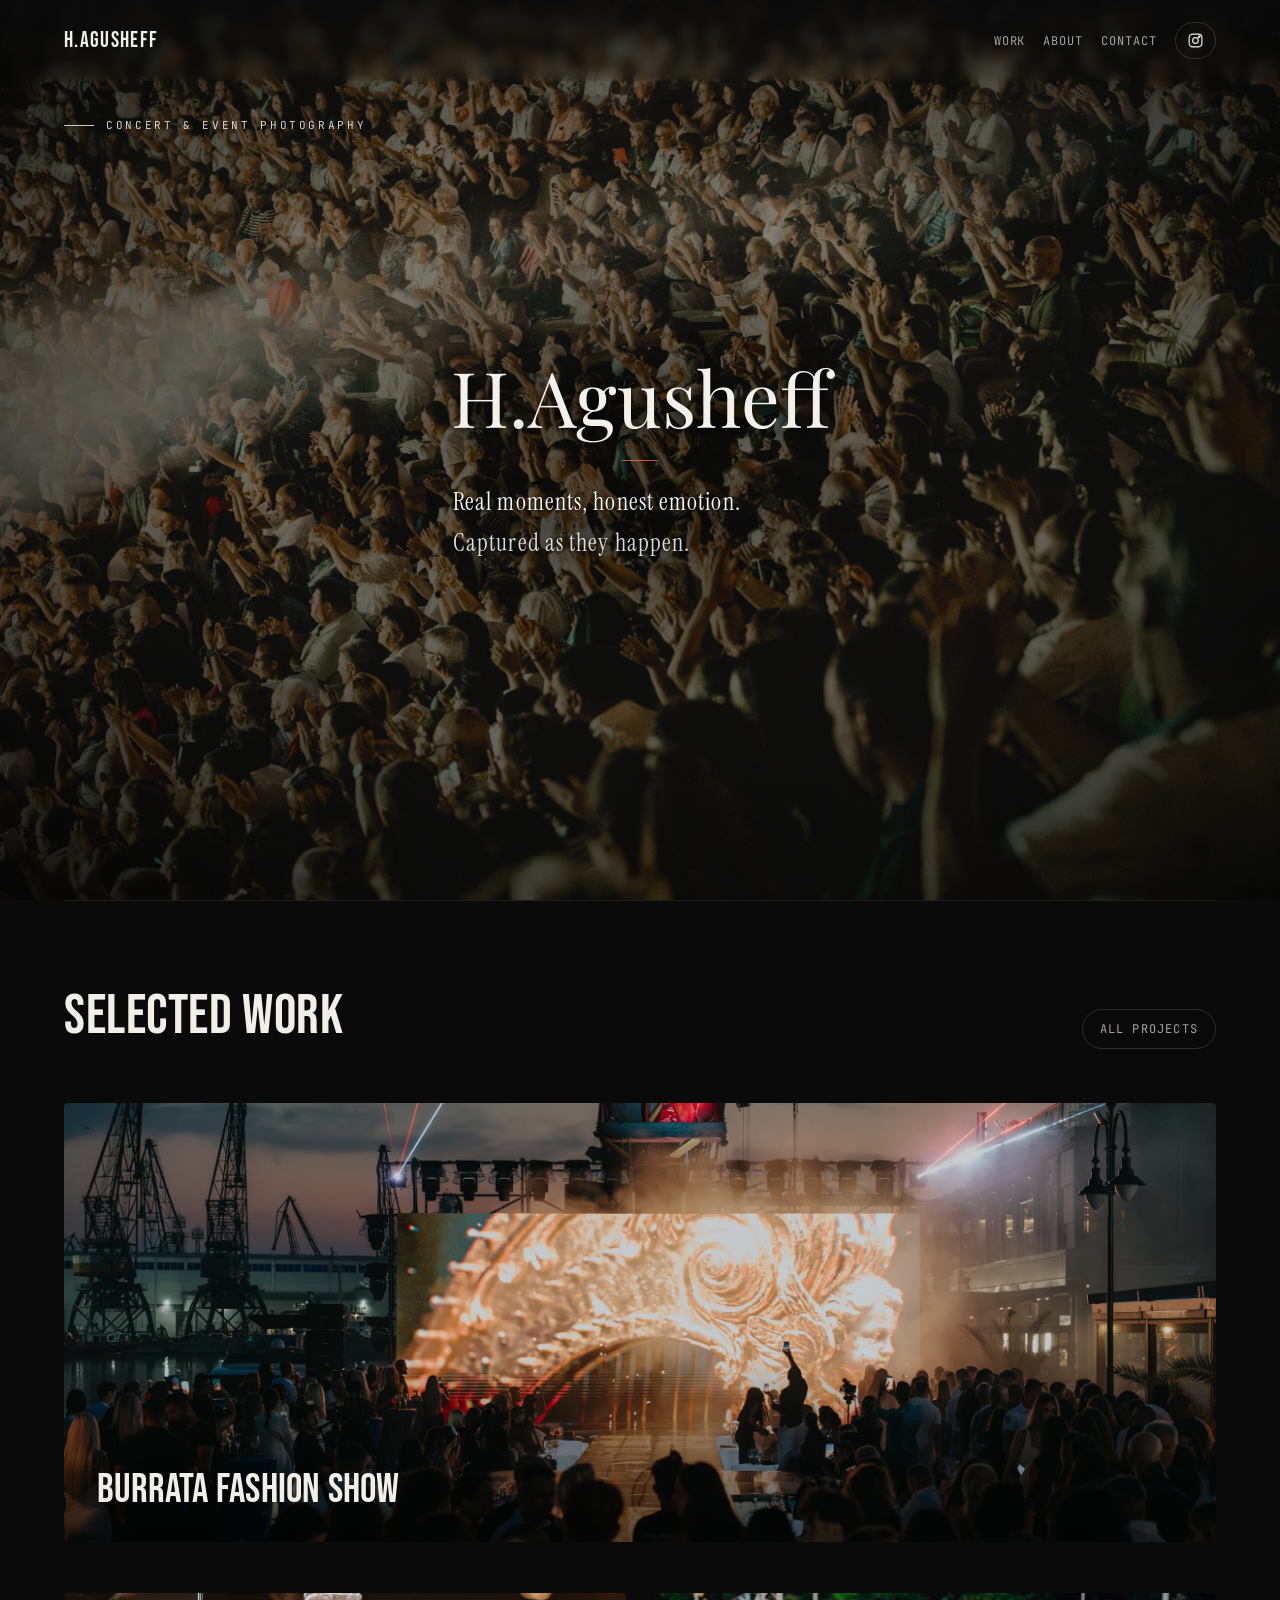
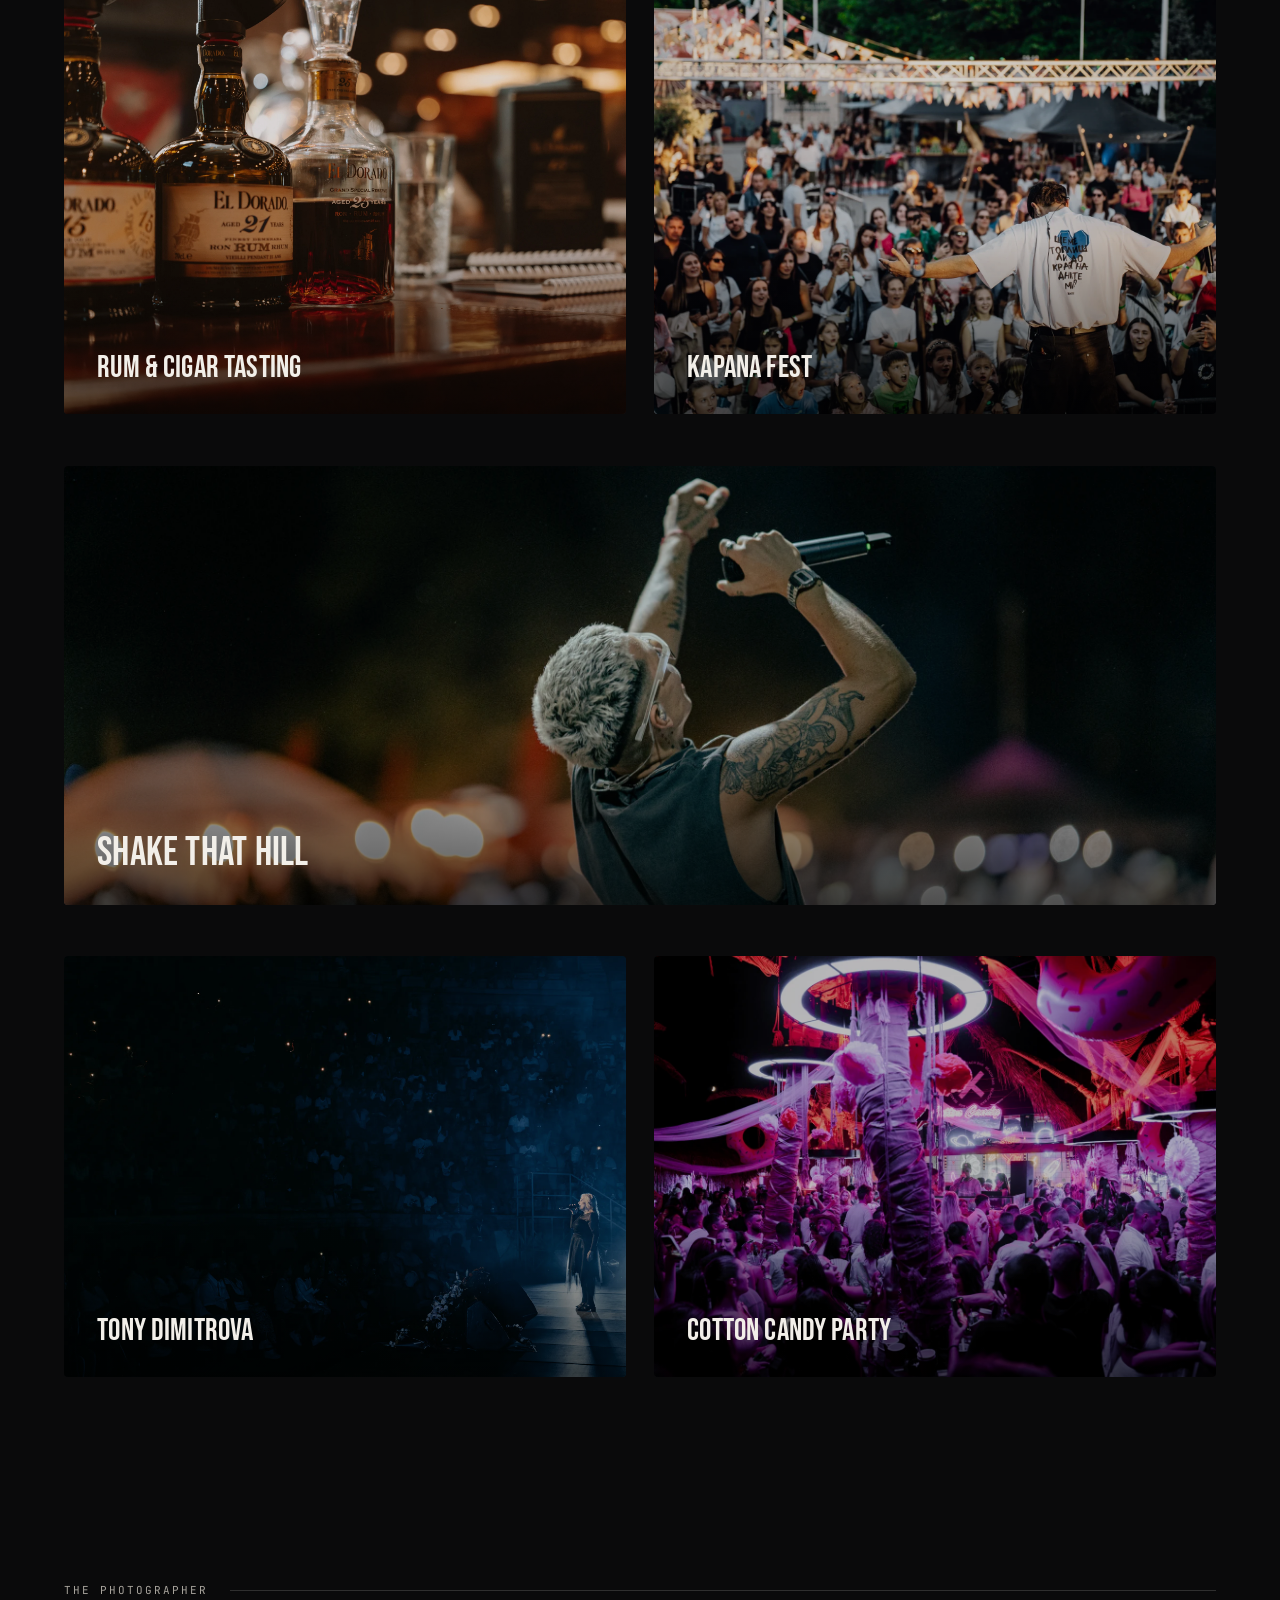
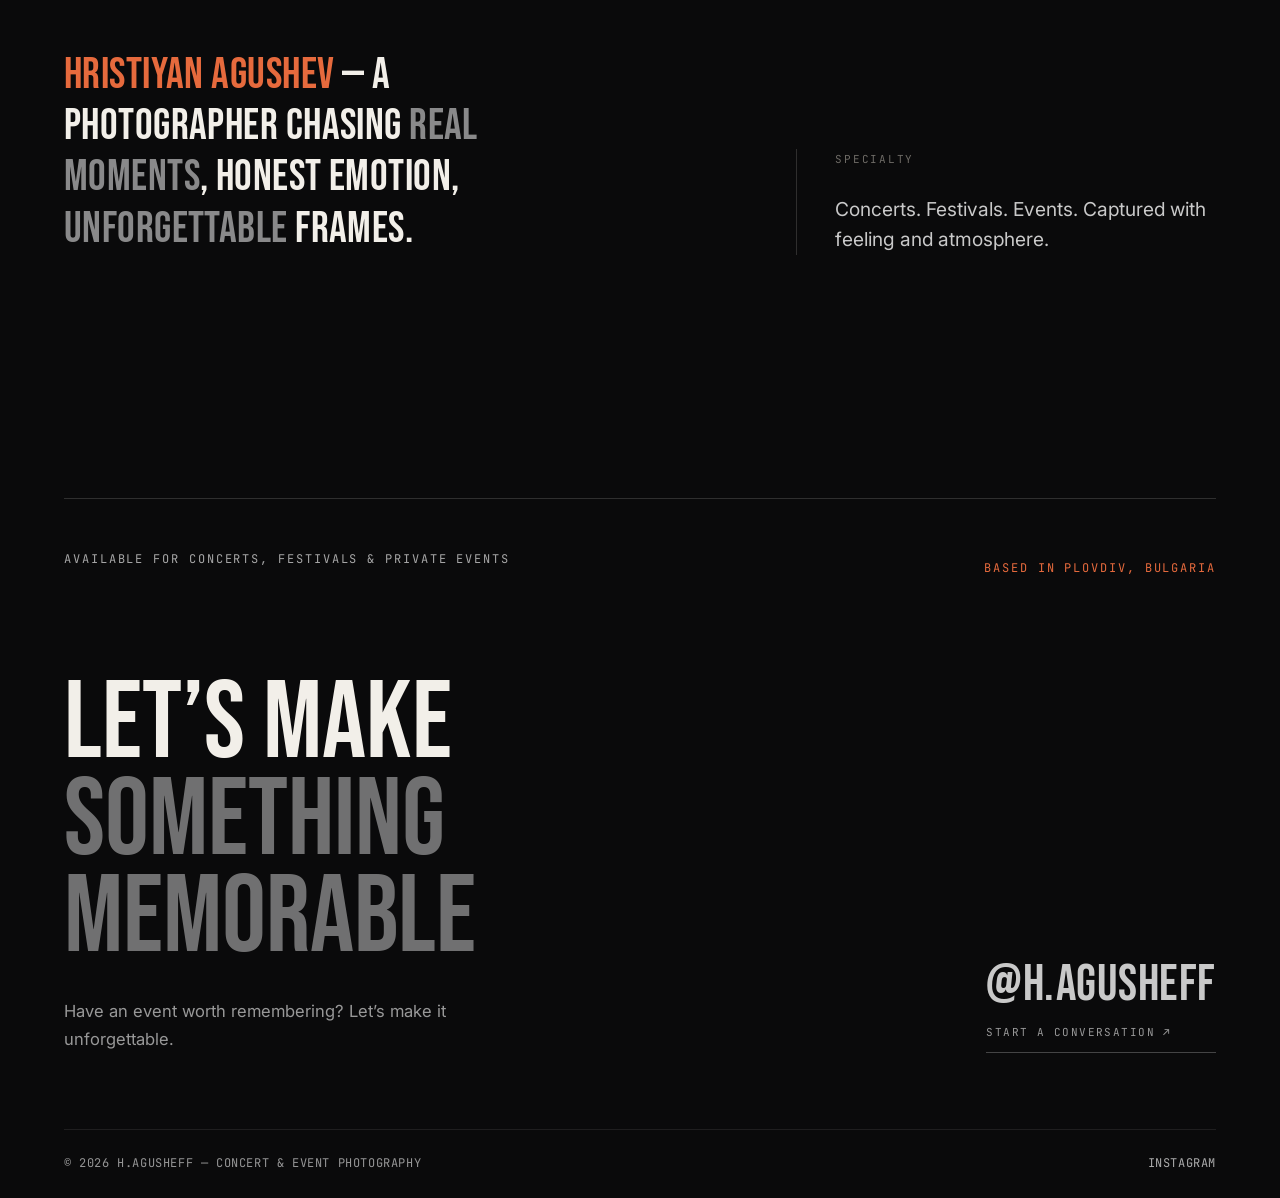
<file: index.html>
<!doctype html>
<html lang="en">
<head>
<meta charset="utf-8">
<script>if("scrollRestoration" in history){history.scrollRestoration="manual";}if(!location.hash){window.scrollTo(0,0);}</script>
<meta name="viewport" content="width=device-width, initial-scale=1">
<meta name="google-site-verification" content="3GxPD5ZL5APxrS4E_ItWA2E8SWymdB2d3NlpReHJ4ZU" />
<title>H.Agusheff — Concert & Event Photography</title>
<meta name="description" content="Concert and event photography portfolio by H.Agusheff — live music, festivals and nightlife.">
<link rel="canonical" href="https://h-agusheff.netlify.app/">
<meta property="og:type" content="website">
<meta property="og:title" content="H.Agusheff — Concert & Event Photography">
<meta property="og:description" content="Concert and event photography portfolio by H.Agusheff — live music, festivals and nightlife.">
<meta property="og:url" content="https://h-agusheff.netlify.app/">
<meta property="og:image" content="https://h-agusheff.netlify.app/images/burrata-fashion-show/cover.webp">
<meta name="twitter:card" content="summary_large_image">
<meta name="twitter:title" content="H.Agusheff — Concert & Event Photography">
<meta name="twitter:description" content="Concert and event photography portfolio by H.Agusheff — live music, festivals and nightlife.">
<meta name="twitter:image" content="https://h-agusheff.netlify.app/images/burrata-fashion-show/cover.webp">
<script type="application/ld+json">
{
  "@context": "https://schema.org",
  "@type": "Person",
  "name": "Hristiyan Agushev",
  "alternateName": "H.Agusheff",
  "url": "https://h-agusheff.netlify.app/",
  "jobTitle": "Concert & Event Photographer",
  "sameAs": ["https://www.instagram.com/h.agusheff/"]
}
</script>
<link rel="preconnect" href="https://fonts.googleapis.com">
<link rel="preconnect" href="https://fonts.gstatic.com" crossorigin><link rel="stylesheet" href="https://fonts.googleapis.com/css2?family=Bebas+Neue&family=Inter:wght@300;400;500;600&family=JetBrains+Mono:wght@400;500&family=Instrument+Serif:ital@0;1&family=Playfair+Display:wght@300;400;500&display=swap">
<link rel="icon" href="favicon.svg" type="image/svg+xml">
<link rel="preload" as="image" href="images/hero-crowd.webp" fetchpriority="high">
<link rel="stylesheet" href="css/style.css?v=96">
</head>
<body style="--glow-color:#ff7a45;">
<div class="glow-field" aria-hidden="true"></div>
<nav class="site-nav">
  <a class="nav-mark" href="index.html">H.AGUSHEFF</a>
  <div class="nav-right">
    <a class="nav-link" href="index.html#work">Work</a>
    <a class="nav-link" href="index.html#about">About</a>
    <a class="nav-link" href="index.html#contact">Contact</a>
    <a class="ig-btn" href="https://www.instagram.com/h.agusheff/" target="_blank" rel="noopener"><svg viewBox="0 0 24 24" fill="none" stroke="currentColor" stroke-width="1.6" aria-hidden="true"><rect x="3" y="3" width="18" height="18" rx="5"/><circle cx="12" cy="12" r="4"/><circle cx="17.2" cy="6.8" r="1"/></svg><span class="sr-only">Instagram</span></a>
    <button class="mobile-menu-toggle" type="button" aria-label="Open menu" aria-expanded="false" aria-controls="mobile-menu">
      <span></span><span></span>
    </button>
  </div>
</nav>
<div class="mobile-menu" id="mobile-menu" aria-hidden="true">
  <div class="mobile-menu-backdrop"></div>
  <div class="mobile-menu-panel">
    <div class="mobile-menu-top">
      <span>Menu</span>
      <button class="mobile-menu-close" type="button" aria-label="Close menu">&times;</button>
    </div>
    <nav class="mobile-menu-links" aria-label="Mobile navigation">
      <a href="index.html#work">Work <span>↗</span></a>
      <a href="index.html#about">About <span>↗</span></a>
      <a href="index.html#contact">Contact <span>↗</span></a>
      <a href="https://www.instagram.com/h.agusheff/" target="_blank" rel="noopener">Instagram <span>↗</span></a>
    </nav>
  </div>
</div>
</nav>
<div class="page-transition" aria-hidden="true"></div>
<main>
<section class="hero" data-color="#a95735">
  <div class="hero-bg" aria-hidden="true"><img src="images/hero-crowd.webp" width="2400" height="1600" alt="" fetchpriority="high" loading="eager" decoding="async"></div>
  <div class="hero-scrim" aria-hidden="true"></div>
  <div class="wrap hero-inner">
    <div class="hero-kicker hero-copy-motion reveal">
      <span class="hero-kicker-line"></span>
      <span>Concert &amp; Event Photography</span>
    </div>
    <div class="hero-title-wrap hero-copy-motion reveal">
      <h1><span class="accent-word">H.</span>Agusheff</h1>
    </div>
    <span class="hero-kicker-divider" aria-hidden="true"></span>
    <div class="hero-bottom hero-copy-motion reveal">
      <p class="hero-sub"><span class="hero-accent-line"><strong>Real moments, honest emotion.</strong></span> <span class="hero-accent-muted">Captured as they happen.</span></p>
    </div>
    <div class="mobile-swipe-cue" aria-hidden="true">
      <span class="mobile-swipe-line"></span>
      <span>Swipe to see selected work</span>
    </div>
  </div>
</section>

<section class="wrap" id="work">
  <div class="section-head reveal">
    <h2>Selected Work</h2>
    <a class="all-projects-btn" href="all-projects.html">All Projects</a>
  </div>
  <div class="work-feature-list reveal">
    <a class="work-feature work-feature--wide" href="work/burrata-fashion-show.html" data-color="#111e45">
      <img src="images/burrata-fashion-show/cover.webp" width="2400" height="1600" alt="Burrata Fashion Show" loading="lazy">
      <span class="work-feature-title">Burrata Fashion Show</span>
      <span class="work-feature-cta"><span class="work-feature-cta-label">View project</span><span class="work-feature-cta-arrow"><svg viewBox="0 0 24 24" fill="none" stroke="currentColor" stroke-width="1.6"><path d="M5 12h13M13 6l6 6-6 6"/></svg></span></span>
    </a>
    <div class="work-feature-row">
      <a class="work-feature work-feature--half" href="work/casa-de-cuba-rum-cigar-tasting.html" data-color="#5a3323">
        <img src="images/casa-de-cuba-rum-cigar-tasting/cover.webp" width="2400" height="1600" alt="Rum &amp; Cigar Tasting" loading="lazy">
        <span class="work-feature-title">Rum &amp; Cigar Tasting</span>
        <span class="work-feature-cta"><span class="work-feature-cta-label">View project</span><span class="work-feature-cta-arrow"><svg viewBox="0 0 24 24" fill="none" stroke="currentColor" stroke-width="1.6"><path d="M5 12h13M13 6l6 6-6 6"/></svg></span></span>
      </a>
      <a class="work-feature work-feature--half" href="work/kapana-fest-2025.html" data-color="#0e2c46">
        <picture><source media="(min-width: 781px)" srcset="images/kapana-fest-2025/cover-desktop.webp"><img src="images/kapana-fest-2025/cover.webp" width="1000" height="1500" alt="Kapana Fest" loading="lazy"></picture>
        <span class="work-feature-title">Kapana Fest</span>
        <span class="work-feature-cta"><span class="work-feature-cta-label">View project</span><span class="work-feature-cta-arrow"><svg viewBox="0 0 24 24" fill="none" stroke="currentColor" stroke-width="1.6"><path d="M5 12h13M13 6l6 6-6 6"/></svg></span></span>
      </a>
    </div>
    <a class="work-feature work-feature--wide" href="work/shake-that-hill-2025.html" data-color="#000000">
      <img src="images/shake-that-hill-2025/cover.webp" width="2400" height="1600" alt="Shake That Hill" loading="lazy">
      <span class="work-feature-title">Shake That Hill</span>
      <span class="work-feature-cta"><span class="work-feature-cta-label">View project</span><span class="work-feature-cta-arrow"><svg viewBox="0 0 24 24" fill="none" stroke="currentColor" stroke-width="1.6"><path d="M5 12h13M13 6l6 6-6 6"/></svg></span></span>
    </a>
    <div class="work-feature-row">
      <a class="work-feature work-feature--half" href="work/tony-dimitrova-live.html" data-color="#5c3940"><img src="images/tony-dimitrova-live/cover.webp" width="2400" height="1600" alt="Tony Dimitrova" loading="lazy" class="cover-crop-right"><span class="work-feature-title">Tony Dimitrova</span><span class="work-feature-cta"><span class="work-feature-cta-label">View project</span><span class="work-feature-cta-arrow"><svg viewBox="0 0 24 24" fill="none" stroke="currentColor" stroke-width="1.6"><path d="M5 12h13M13 6l6 6-6 6"/></svg></span></span></a>
      <a class="work-feature work-feature--half" href="work/cotton-candy-party.html" data-color="#b88b9c"><picture><source media="(min-width: 781px)" srcset="images/cotton-candy-party/cover-desktop.webp"><img src="images/cotton-candy-party/cover.webp" width="1000" height="1500" alt="Cotton Candy Party" loading="lazy"></picture><span class="work-feature-title">Cotton Candy Party</span><span class="work-feature-cta"><span class="work-feature-cta-label">View project</span><span class="work-feature-cta-arrow"><svg viewBox="0 0 24 24" fill="none" stroke="currentColor" stroke-width="1.6"><path d="M5 12h13M13 6l6 6-6 6"/></svg></span></span></a>
    </div>
  </div>

</section>

<section class="wrap intro-strip" id="about">
  <div class="intro-strip-head reveal">
    <span class="intro-heading">The Photographer</span>
    <span class="intro-strip-rule" aria-hidden="true"></span>
  </div>
  <div class="intro-editorial-grid reveal">
    <div class="intro-primary">
      <p class="intro-lead"><strong><span class="accent-inline">Hristiyan Agushev</span></strong> — a photographer chasing <span class="soft-inline">real moments</span>, honest emotion, <span class="soft-inline">unforgettable</span> frames.</p>
    </div>
    <div class="intro-secondary">
      <span class="intro-secondary-label">Specialty</span>
      <p>Concerts. Festivals. Events. Captured with feeling and atmosphere.</p>
    </div>
  </div>
</section>
</main>
<footer class="site-footer" id="contact">
  <div class="wrap">
    <div class="contact-panel reveal">
      <div class="contact-panel-top">
        <p class="footer-cta-label">Available for concerts, festivals &amp; private events</p>
        <p class="footer-cta-location">Based in Plovdiv, Bulgaria</p>
      </div>
      <div class="contact-panel-main">
        <div class="footer-cta">
          <h2>Let&rsquo;s make<br><span>something memorable</span></h2>
          <p class="contact-note">Have an event worth remembering? Let&rsquo;s make it unforgettable.</p>
        </div>
        <div class="footer-contact-side">
          <a class="footer-contact-link" href="https://www.instagram.com/h.agusheff/" target="_blank" rel="noopener">
            <span>@h.agusheff</span><b>Start a conversation &nearr;</b>
          </a>
        </div>
      </div>
    </div>
    <div class="footer-bottom">
      <span>&copy; 2026 H.Agusheff &mdash; Concert &amp; Event Photography</span>
      <div class="footer-socials">
        <a href="https://www.instagram.com/h.agusheff/" target="_blank" rel="noopener">Instagram</a>
      </div>
    </div>
  </div>
</footer>
<script src="js/main.js?v=88"></script>
</body>
</html>
</file>
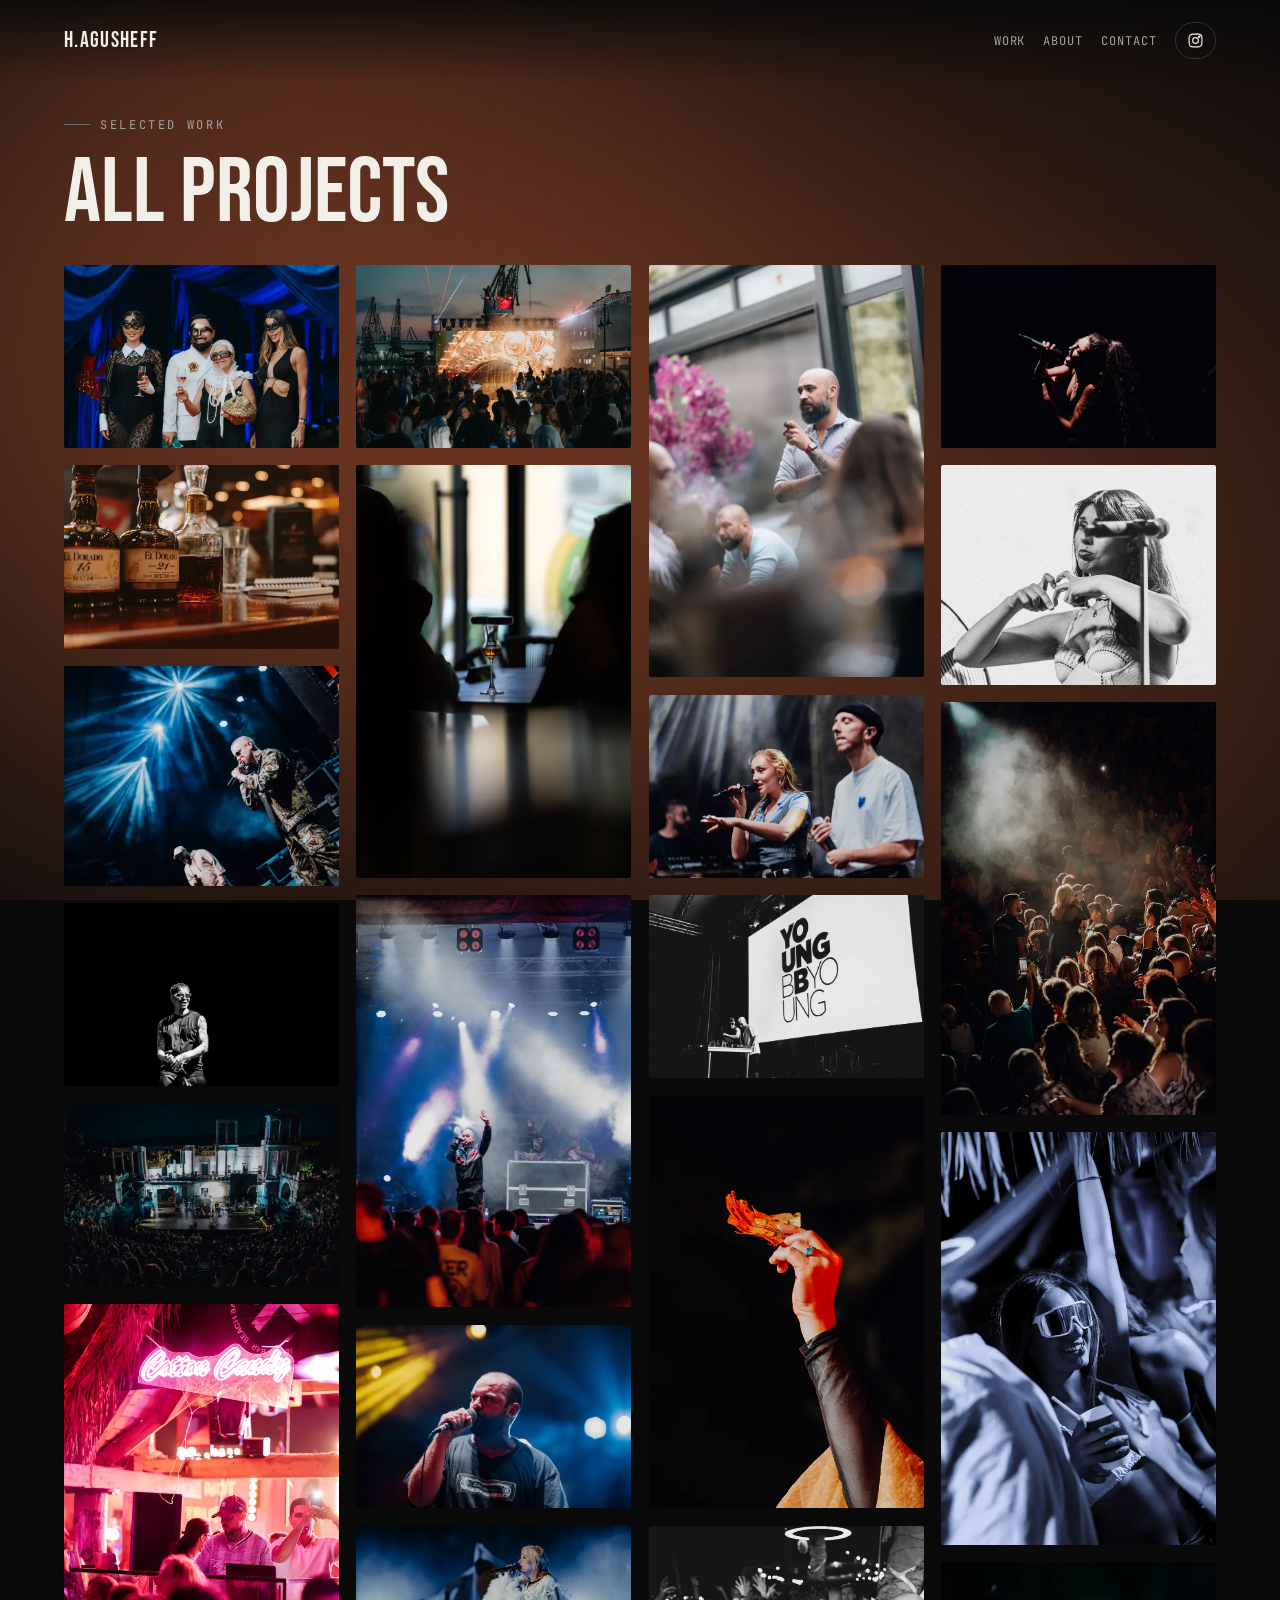
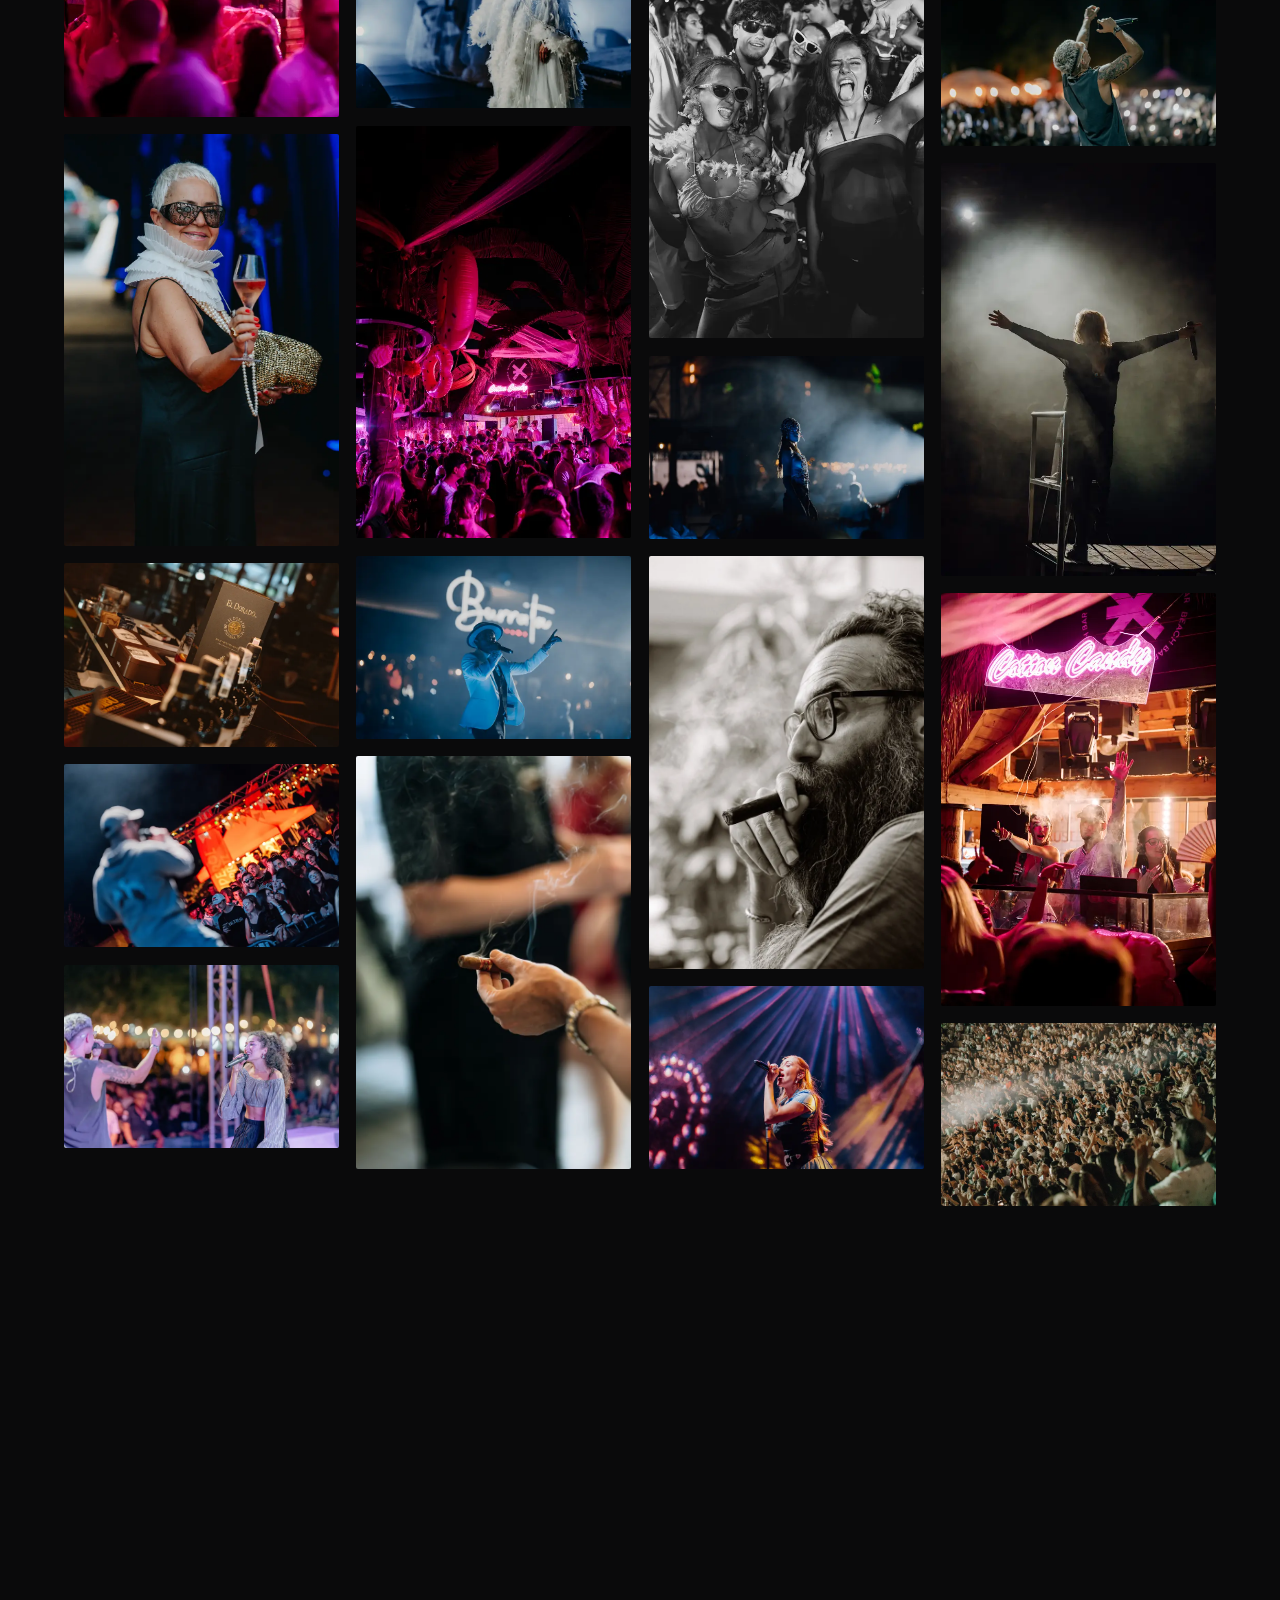
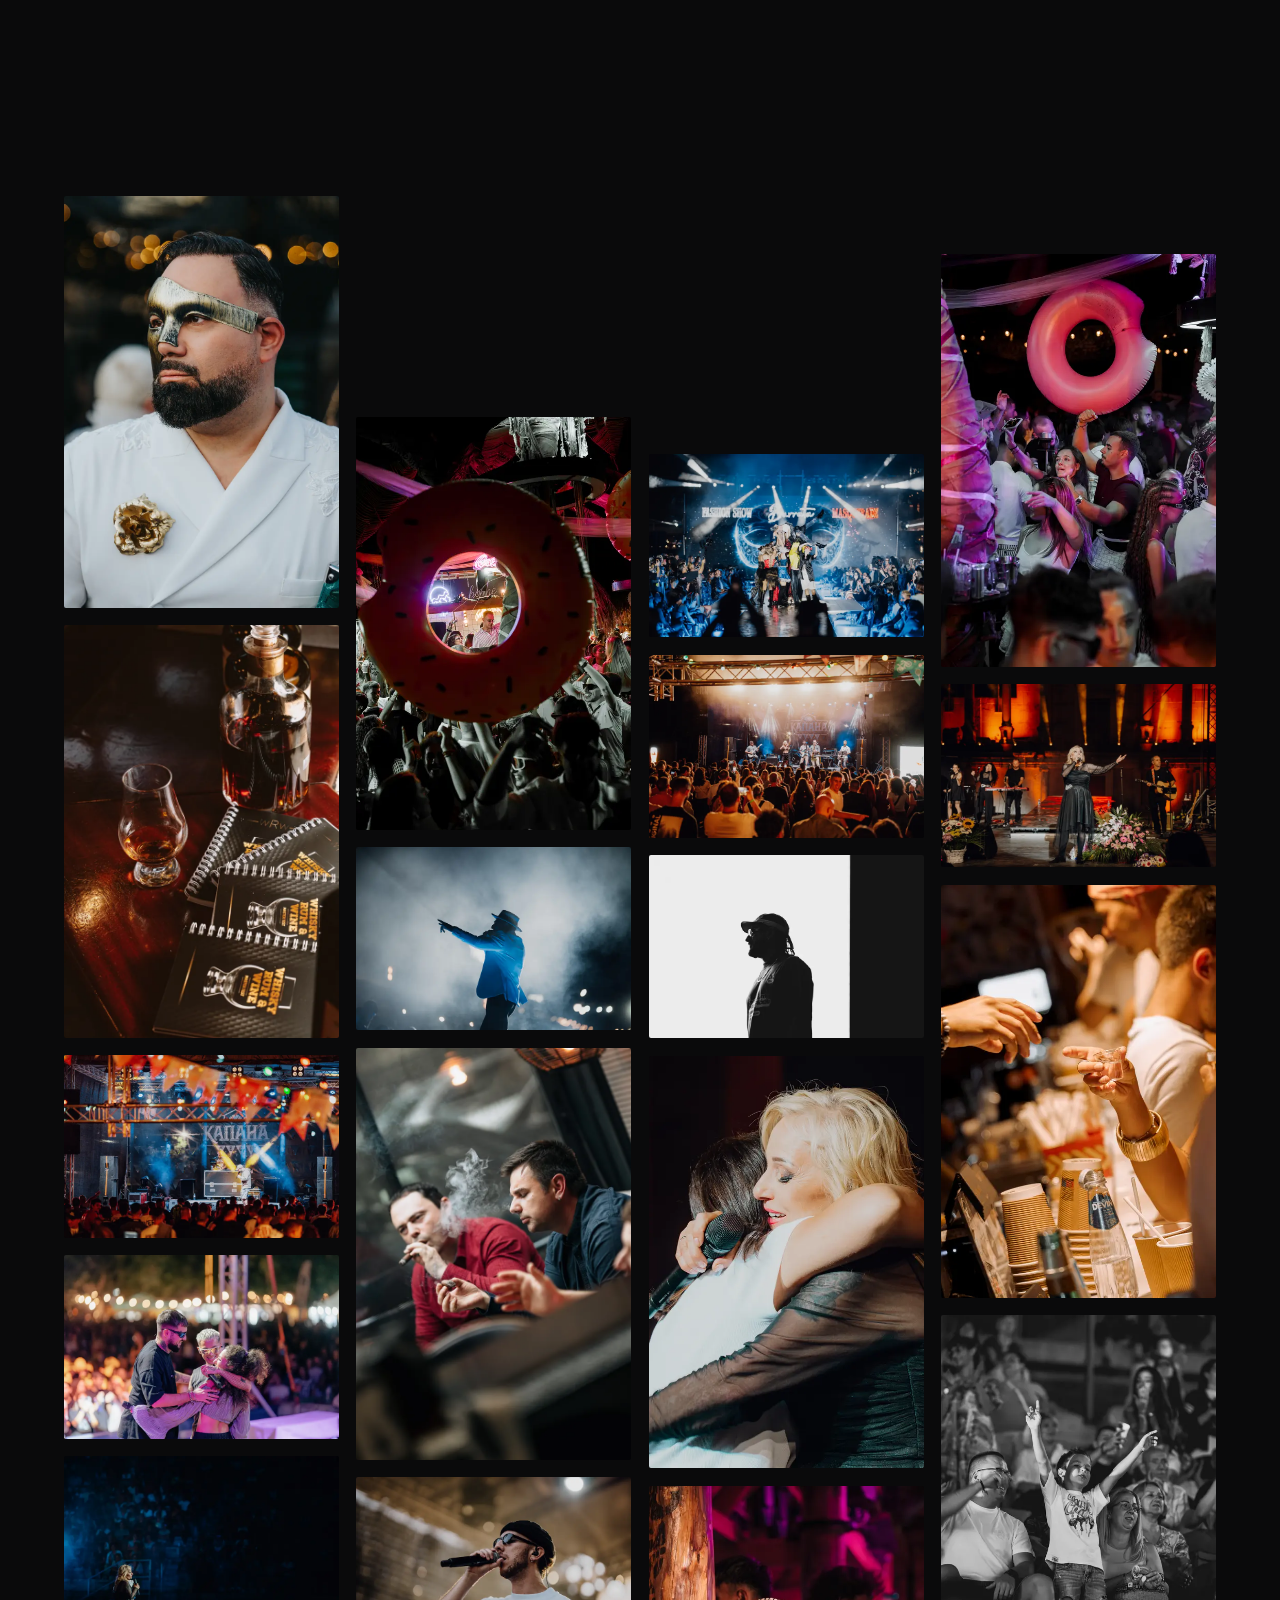
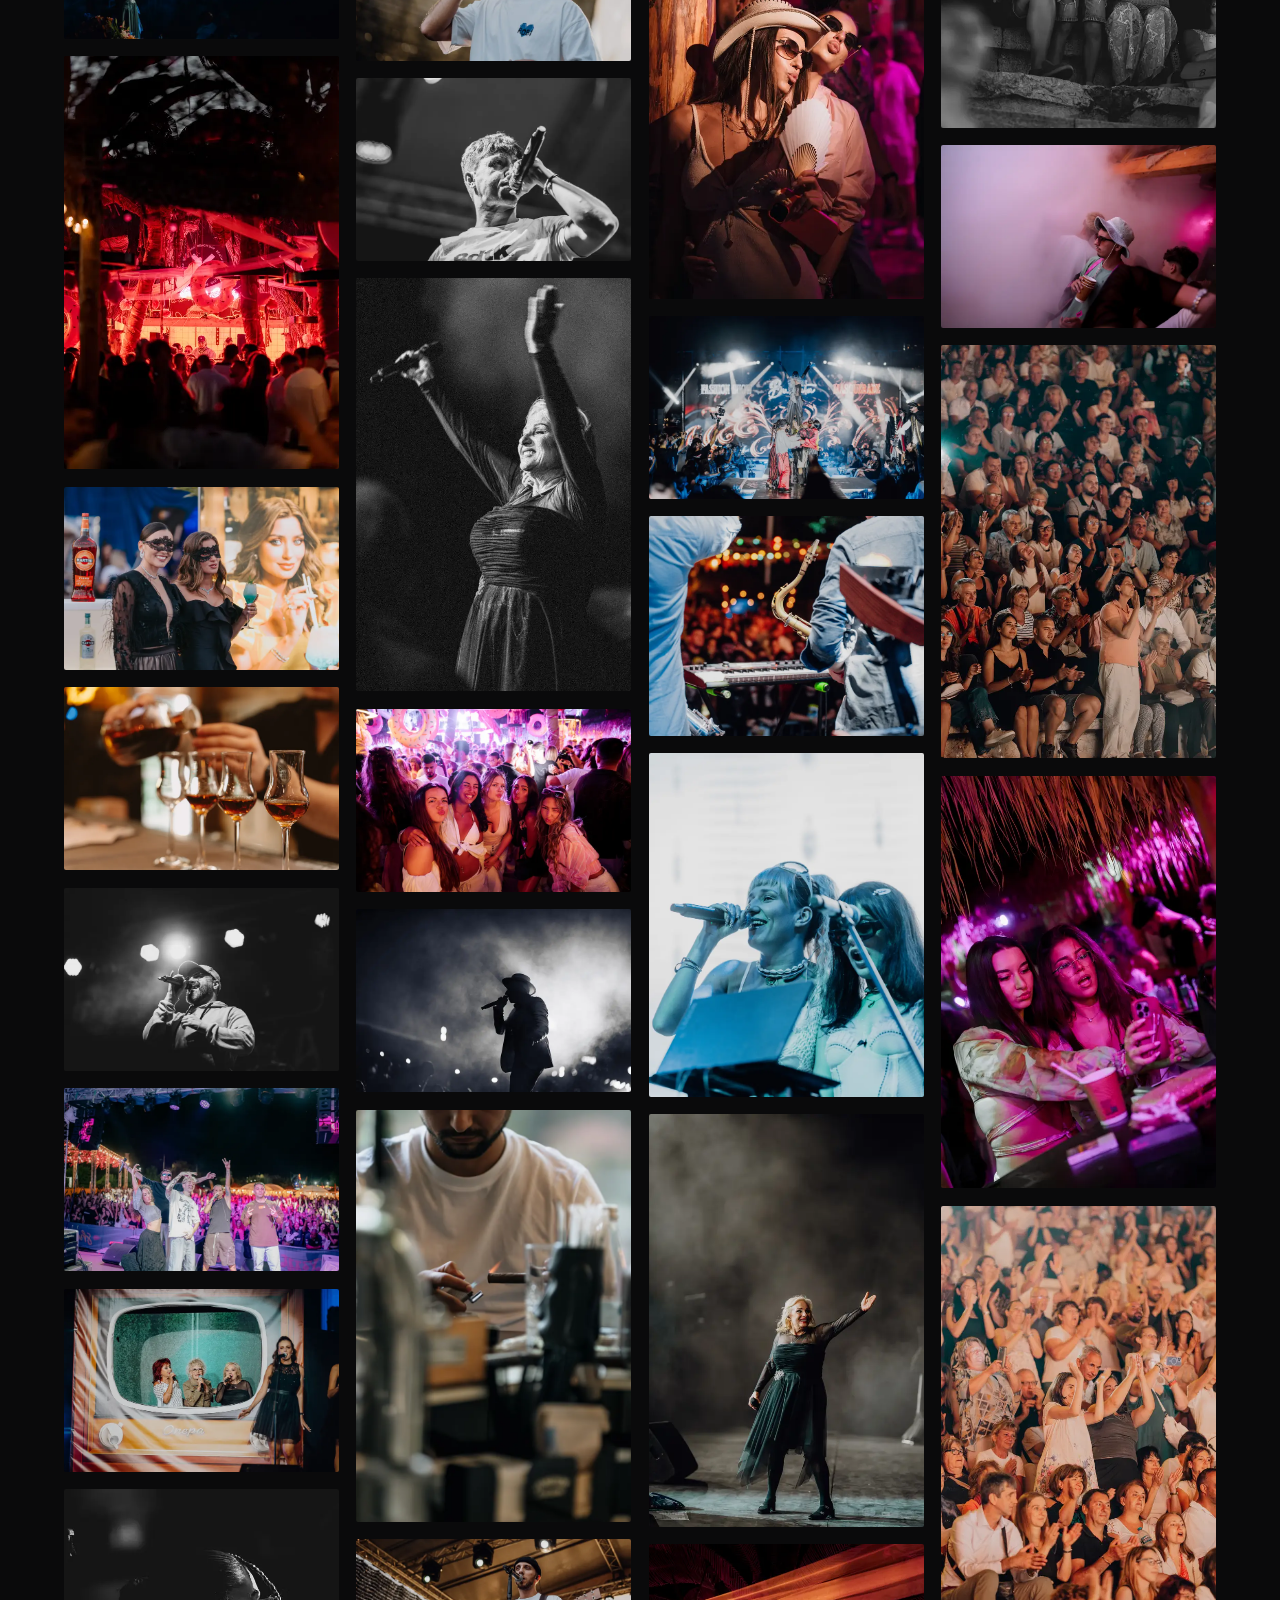
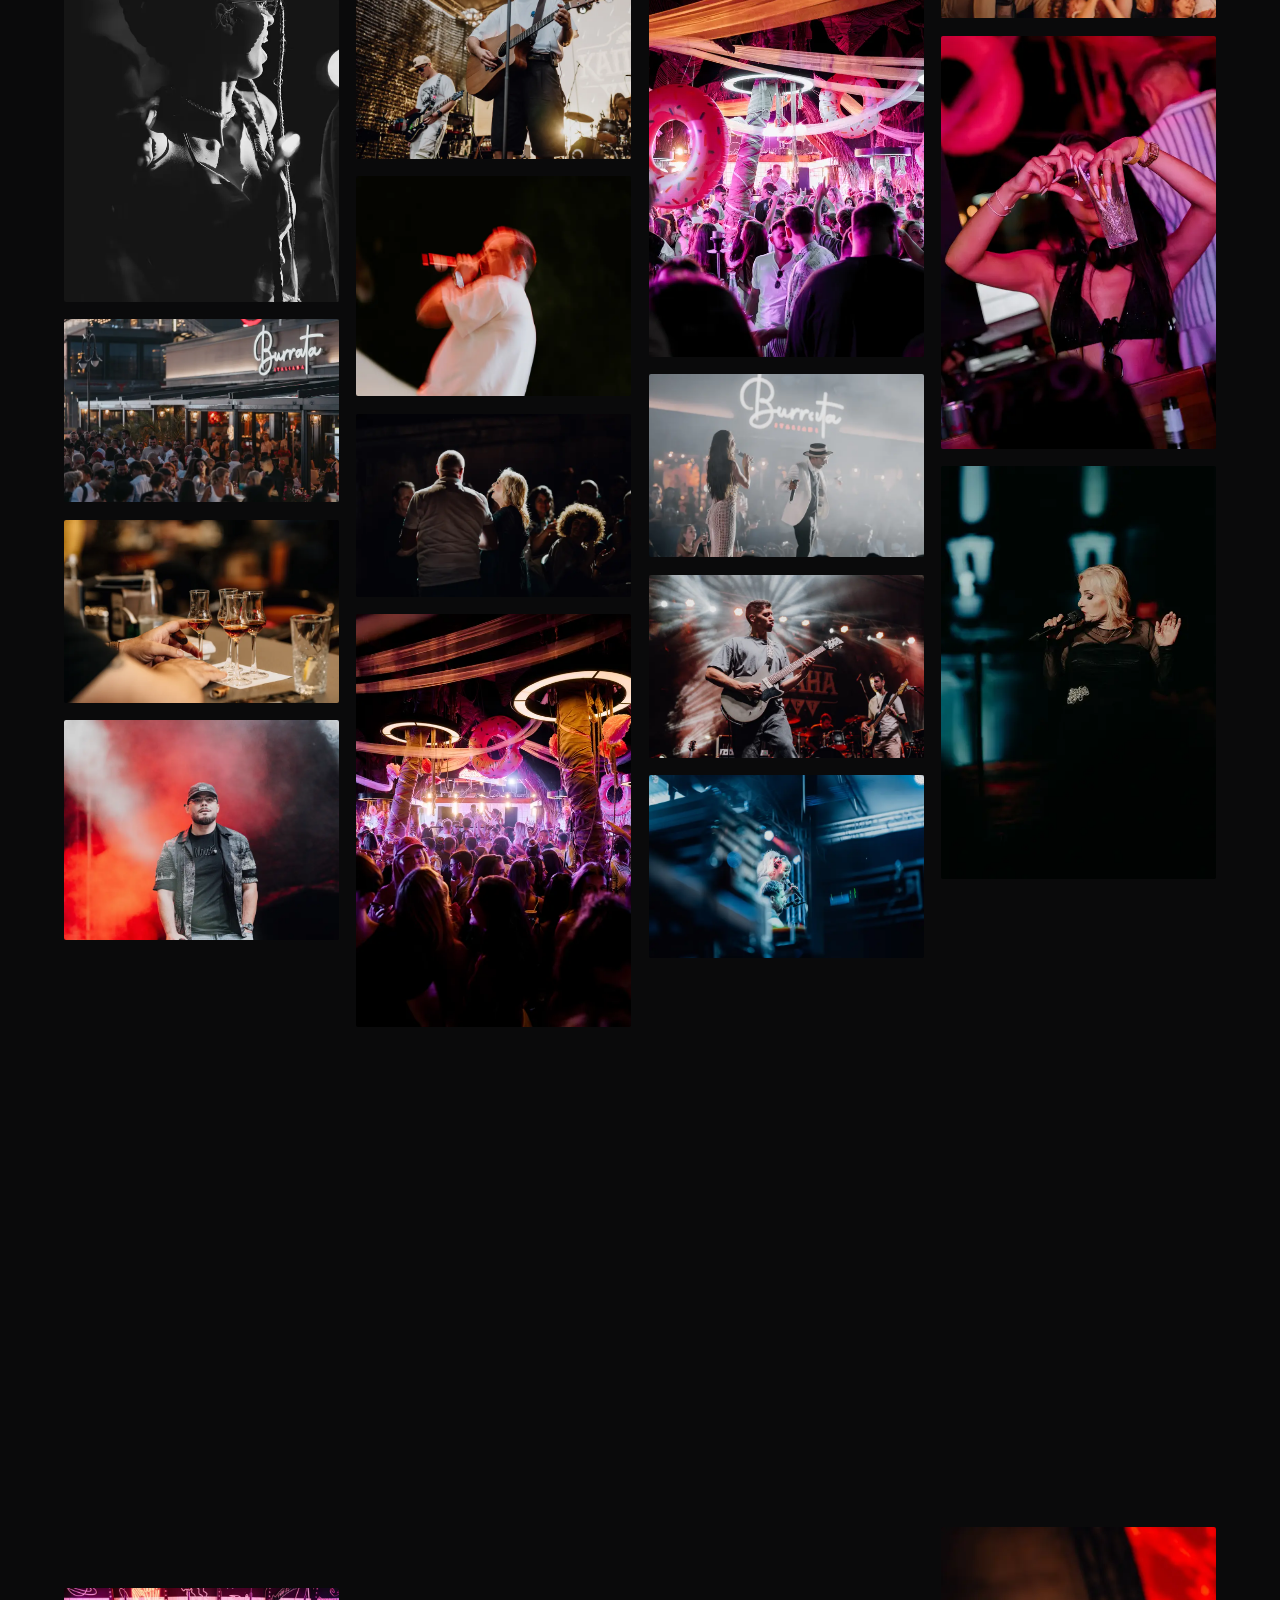
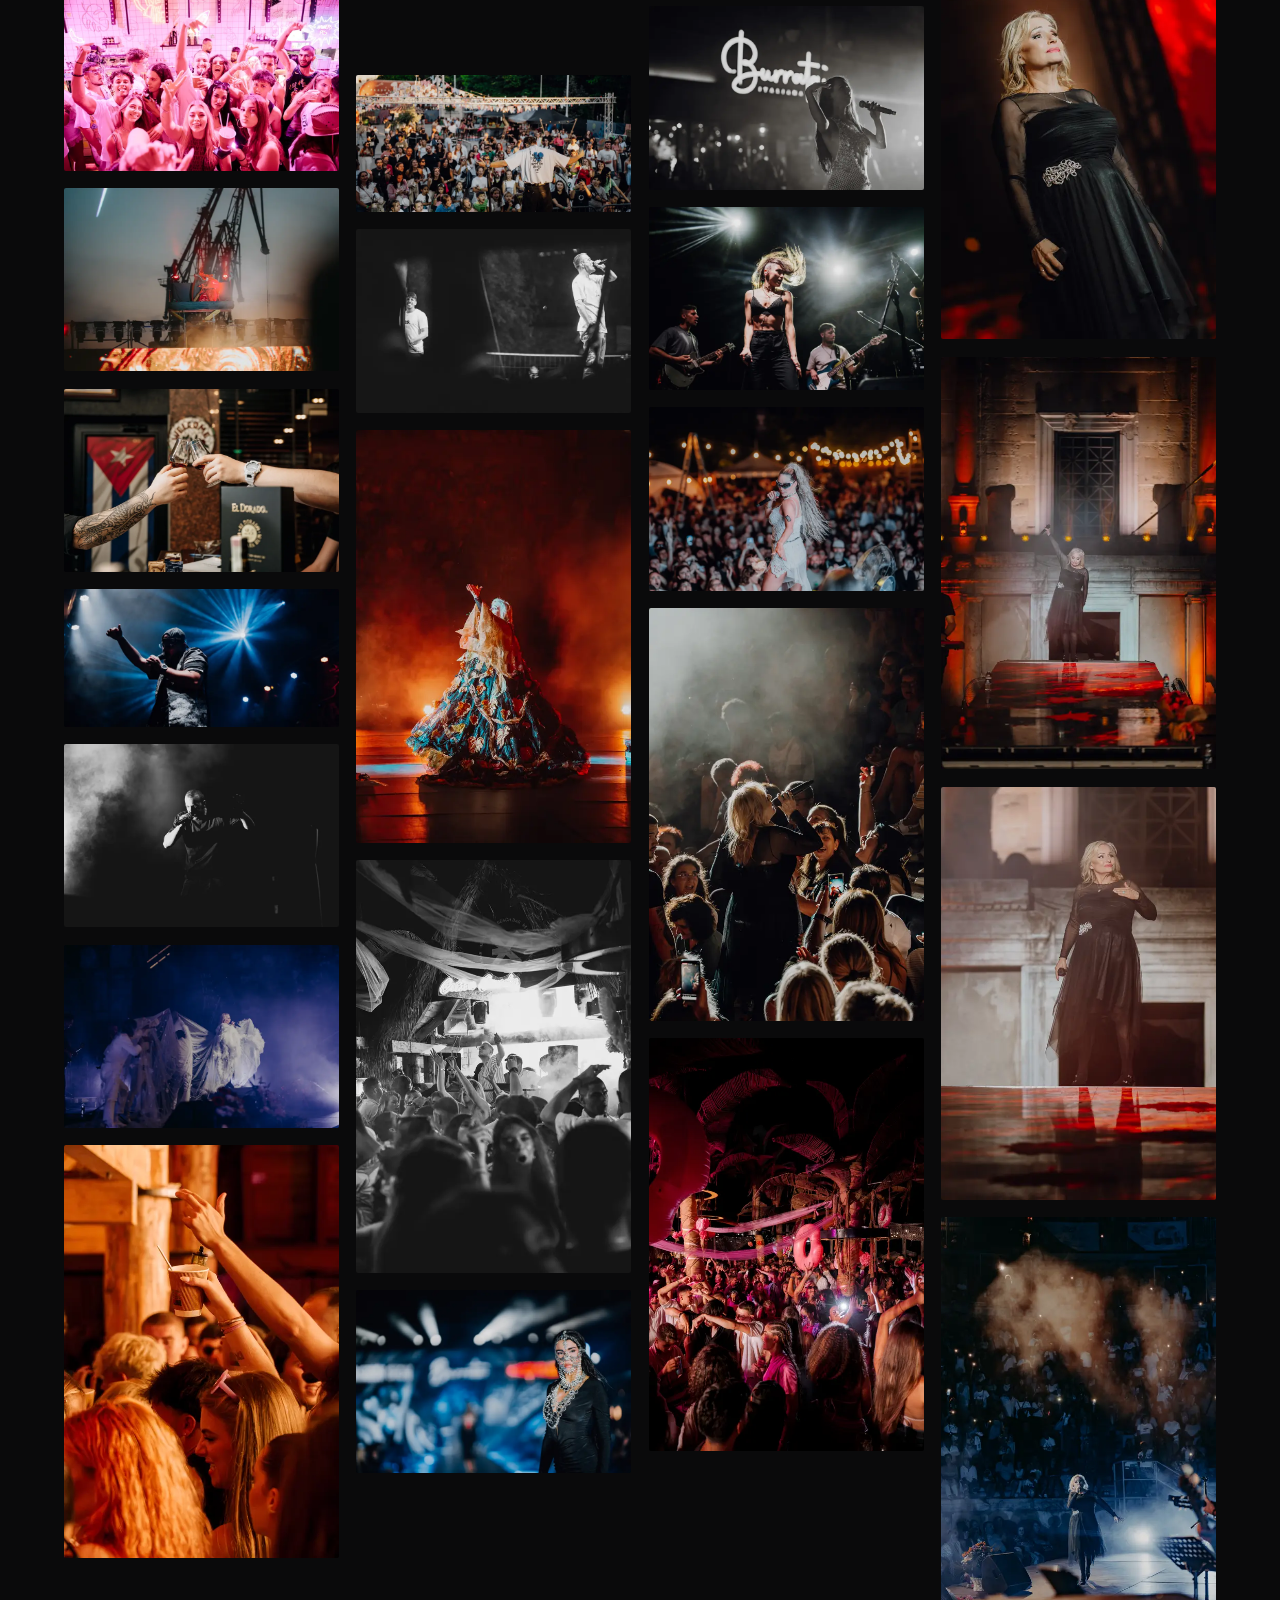
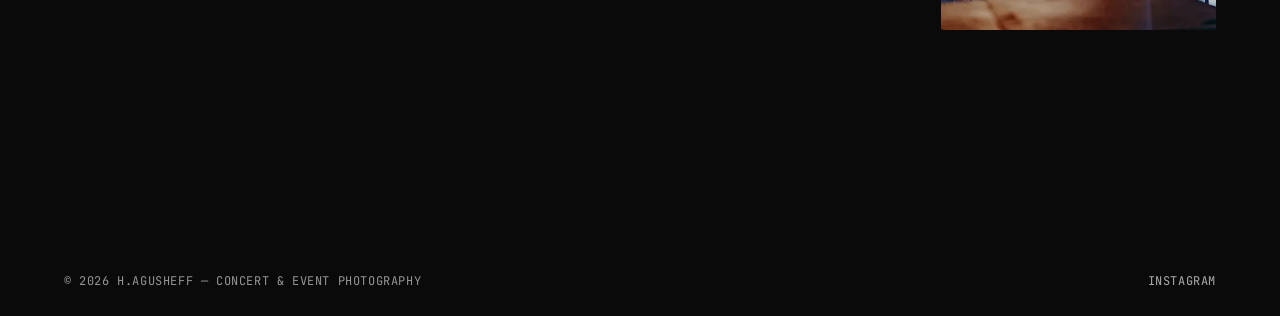
<file: all-projects.html>
<!doctype html>
<html lang="en">
<head>
<meta charset="utf-8">
<script>if("scrollRestoration" in history){history.scrollRestoration="manual";}if(!location.hash){window.scrollTo(0,0);}</script>
<meta name="viewport" content="width=device-width, initial-scale=1">
<title>All Projects — H.Agusheff</title>
<meta name="description" content="All projects — concert and event photography by H.Agusheff.">
<link rel="canonical" href="https://h-agusheff.netlify.app/all-projects.html">
<meta property="og:type" content="website">
<meta property="og:title" content="All Projects — H.Agusheff">
<meta property="og:description" content="All projects — concert and event photography by H.Agusheff.">
<meta property="og:url" content="https://h-agusheff.netlify.app/all-projects.html">
<meta property="og:image" content="https://h-agusheff.netlify.app/images/burrata-fashion-show/cover.webp">
<meta name="twitter:card" content="summary_large_image">
<meta name="twitter:title" content="All Projects — H.Agusheff">
<meta name="twitter:image" content="https://h-agusheff.netlify.app/images/burrata-fashion-show/cover.webp">
<link rel="preconnect" href="https://fonts.googleapis.com">
<link rel="preconnect" href="https://fonts.gstatic.com" crossorigin><link rel="stylesheet" href="https://fonts.googleapis.com/css2?family=Bebas+Neue&family=Inter:wght@300;400;500;600&family=JetBrains+Mono:wght@400;500&family=Instrument+Serif:ital@0;1&family=Playfair+Display:wght@300;400;500&display=swap">
<link rel="icon" href="favicon.svg" type="image/svg+xml">
<link rel="stylesheet" href="css/style.css?v=96">
</head>
<body class="all-projects-body" style="--glow-color:#ff7a45;">
<div class="glow-field" aria-hidden="true"></div>
<nav class="site-nav">
  <a class="nav-mark" href="index.html">H.AGUSHEFF</a>
  <div class="nav-right">
    <a class="nav-link" href="index.html#work">Work</a>
    <a class="nav-link" href="index.html#about">About</a>
    <a class="nav-link" href="index.html#contact">Contact</a>
    <a class="ig-btn" href="https://www.instagram.com/h.agusheff/" target="_blank" rel="noopener"><svg viewBox="0 0 24 24" fill="none" stroke="currentColor" stroke-width="1.6" aria-hidden="true"><rect x="3" y="3" width="18" height="18" rx="5"/><circle cx="12" cy="12" r="4"/><circle cx="17.2" cy="6.8" r="1"/></svg><span class="sr-only">Instagram</span></a>
    <button class="mobile-menu-toggle" type="button" aria-label="Open menu" aria-expanded="false" aria-controls="mobile-menu">
      <span></span><span></span>
    </button>
  </div>
</nav>
<div class="mobile-menu" id="mobile-menu" aria-hidden="true">
  <div class="mobile-menu-backdrop"></div>
  <div class="mobile-menu-panel">
    <div class="mobile-menu-top">
      <span>Menu</span>
      <button class="mobile-menu-close" type="button" aria-label="Close menu">&times;</button>
    </div>
    <nav class="mobile-menu-links" aria-label="Mobile navigation">
      <a href="index.html#work">Work <span>↗</span></a>
      <a href="index.html#about">About <span>↗</span></a>
      <a href="index.html#contact">Contact <span>↗</span></a>
      <a href="https://www.instagram.com/h.agusheff/" target="_blank" rel="noopener">Instagram <span>↗</span></a>
    </nav>
  </div>
</div>
<main>
<section class="all-projects-page wrap">
  <div class="section-head">
    <div><p class="hero-eyebrow">Selected Work</p><h1>All Projects</h1></div>
  </div>
  <div class="all-projects-gallery" id="all-projects-gallery">
    <div class="all-projects-grid">
      <figure class="all-projects-item reveal"><img src="images/burrata-fashion-show/000_thumb.webp" width="800" height="533" data-full="images/burrata-fashion-show/000.webp" alt="Burrata Fashion Show photo 1" loading="lazy"><figcaption>Burrata Fashion Show</figcaption></figure>
      <figure class="all-projects-item reveal"><img src="images/casa-de-cuba-rum-cigar-tasting/000_thumb.webp" width="900" height="600" data-full="images/casa-de-cuba-rum-cigar-tasting/000.webp" alt="Rum &amp; Cigar Tasting photo 1" loading="lazy"><figcaption>Rum &amp; Cigar Tasting</figcaption></figure>
      <figure class="all-projects-item reveal"><img src="images/kapana-fest-2025/000_thumb.webp" width="800" height="639" data-full="images/kapana-fest-2025/000.webp" alt="Kapana Fest photo 1" loading="lazy"><figcaption>Kapana Fest</figcaption></figure>
      <figure class="all-projects-item reveal"><img src="images/shake-that-hill-2025/000_thumb.webp" width="800" height="533" data-full="images/shake-that-hill-2025/000.webp" alt="Shake That Hill photo 1" loading="lazy"><figcaption>Shake That Hill</figcaption></figure>
      <figure class="all-projects-item reveal"><img src="images/tony-dimitrova-live/000_thumb.webp" width="800" height="533" data-full="images/tony-dimitrova-live/000.webp" alt="Tony Dimitrova photo 1" loading="lazy"><figcaption>Tony Dimitrova</figcaption></figure>
      <figure class="all-projects-item reveal"><img src="images/cotton-candy-party/000_thumb.webp" width="533" height="800" data-full="images/cotton-candy-party/000.webp" alt="Cotton Candy Party photo 1" loading="lazy"><figcaption>Cotton Candy Party</figcaption></figure>
      <figure class="all-projects-item reveal"><img src="images/burrata-fashion-show/001_thumb.webp" width="800" height="1199" data-full="images/burrata-fashion-show/001.webp" alt="Burrata Fashion Show photo 2" loading="lazy"><figcaption>Burrata Fashion Show</figcaption></figure>
      <figure class="all-projects-item reveal"><img src="images/casa-de-cuba-rum-cigar-tasting/001_thumb.webp" width="900" height="600" data-full="images/casa-de-cuba-rum-cigar-tasting/001.webp" alt="Rum &amp; Cigar Tasting photo 2" loading="lazy"><figcaption>Rum &amp; Cigar Tasting</figcaption></figure>
      <figure class="all-projects-item reveal"><img src="images/kapana-fest-2025/001_thumb.webp" width="800" height="533" data-full="images/kapana-fest-2025/001.webp" alt="Kapana Fest photo 2" loading="lazy"><figcaption>Kapana Fest</figcaption></figure>
      <figure class="all-projects-item reveal"><img src="images/shake-that-hill-2025/001_thumb.webp" width="800" height="533" data-full="images/shake-that-hill-2025/001.webp" alt="Shake That Hill photo 2" loading="lazy"><figcaption>Shake That Hill</figcaption></figure>
      <figure class="all-projects-item reveal"><img src="images/tony-dimitrova-live/001_thumb.webp" width="800" height="533" data-full="images/tony-dimitrova-live/001.webp" alt="Tony Dimitrova photo 2" loading="lazy"><figcaption>Tony Dimitrova</figcaption></figure>
      <figure class="all-projects-item reveal"><img src="images/cotton-candy-party/001_thumb.webp" width="533" height="800" data-full="images/cotton-candy-party/001.webp" alt="Cotton Candy Party photo 2" loading="lazy"><figcaption>Cotton Candy Party</figcaption></figure>
      <figure class="all-projects-item reveal"><img src="images/burrata-fashion-show/002_thumb.webp" width="800" height="1199" data-full="images/burrata-fashion-show/002.webp" alt="Burrata Fashion Show photo 3" loading="lazy"><figcaption>Burrata Fashion Show</figcaption></figure>
      <figure class="all-projects-item reveal"><img src="images/casa-de-cuba-rum-cigar-tasting/002_thumb.webp" width="600" height="900" data-full="images/casa-de-cuba-rum-cigar-tasting/002.webp" alt="Rum &amp; Cigar Tasting photo 3" loading="lazy"><figcaption>Rum &amp; Cigar Tasting</figcaption></figure>
      <figure class="all-projects-item reveal"><img src="images/kapana-fest-2025/002_thumb.webp" width="800" height="533" data-full="images/kapana-fest-2025/002.webp" alt="Kapana Fest photo 3" loading="lazy"><figcaption>Kapana Fest</figcaption></figure>
      <figure class="all-projects-item reveal"><img src="images/shake-that-hill-2025/002_thumb.webp" width="800" height="533" data-full="images/shake-that-hill-2025/002.webp" alt="Shake That Hill photo 3" loading="lazy"><figcaption>Shake That Hill</figcaption></figure>
      <figure class="all-projects-item reveal"><img src="images/tony-dimitrova-live/002_thumb.webp" width="800" height="533" data-full="images/tony-dimitrova-live/002.webp" alt="Tony Dimitrova photo 3" loading="lazy"><figcaption>Tony Dimitrova</figcaption></figure>
      <figure class="all-projects-item reveal"><img src="images/cotton-candy-party/002_thumb.webp" width="533" height="800" data-full="images/cotton-candy-party/002.webp" alt="Cotton Candy Party photo 3" loading="lazy"><figcaption>Cotton Candy Party</figcaption></figure>
      <figure class="all-projects-item reveal"><img src="images/burrata-fashion-show/003_thumb.webp" width="800" height="533" data-full="images/burrata-fashion-show/003.webp" alt="Burrata Fashion Show photo 4" loading="lazy"><figcaption>Burrata Fashion Show</figcaption></figure>
      <figure class="all-projects-item reveal"><img src="images/casa-de-cuba-rum-cigar-tasting/003_thumb.webp" width="900" height="600" data-full="images/casa-de-cuba-rum-cigar-tasting/003.webp" alt="Rum &amp; Cigar Tasting photo 4" loading="lazy"><figcaption>Rum &amp; Cigar Tasting</figcaption></figure>
      <figure class="all-projects-item reveal"><img src="images/kapana-fest-2025/003_thumb.webp" width="800" height="533" data-full="images/kapana-fest-2025/003.webp" alt="Kapana Fest photo 4" loading="lazy"><figcaption>Kapana Fest</figcaption></figure>
      <figure class="all-projects-item reveal"><img src="images/shake-that-hill-2025/003_thumb.webp" width="800" height="533" data-full="images/shake-that-hill-2025/003.webp" alt="Shake That Hill photo 4" loading="lazy"><figcaption>Shake That Hill</figcaption></figure>
      <figure class="all-projects-item reveal"><img src="images/tony-dimitrova-live/003_thumb.webp" width="800" height="533" data-full="images/tony-dimitrova-live/003.webp" alt="Tony Dimitrova photo 4" loading="lazy"><figcaption>Tony Dimitrova</figcaption></figure>
      <figure class="all-projects-item reveal"><img src="images/cotton-candy-party/003_thumb.webp" width="533" height="800" data-full="images/cotton-candy-party/003.webp" alt="Cotton Candy Party photo 4" loading="lazy"><figcaption>Cotton Candy Party</figcaption></figure>
      <figure class="all-projects-item reveal"><img src="images/burrata-fashion-show/004_thumb.webp" width="800" height="533" data-full="images/burrata-fashion-show/004.webp" alt="Burrata Fashion Show photo 5" loading="lazy"><figcaption>Burrata Fashion Show</figcaption></figure>
      <figure class="all-projects-item reveal"><img src="images/casa-de-cuba-rum-cigar-tasting/004_thumb.webp" width="900" height="600" data-full="images/casa-de-cuba-rum-cigar-tasting/004.webp" alt="Rum &amp; Cigar Tasting photo 5" loading="lazy"><figcaption>Rum &amp; Cigar Tasting</figcaption></figure>
      <figure class="all-projects-item reveal"><img src="images/kapana-fest-2025/004_thumb.webp" width="800" height="640" data-full="images/kapana-fest-2025/004.webp" alt="Kapana Fest photo 5" loading="lazy"><figcaption>Kapana Fest</figcaption></figure>
      <figure class="all-projects-item reveal"><img src="images/shake-that-hill-2025/004_thumb.webp" width="800" height="1199" data-full="images/shake-that-hill-2025/004.webp" alt="Shake That Hill photo 5" loading="lazy"><figcaption>Shake That Hill</figcaption></figure>
      <figure class="all-projects-item reveal"><img src="images/tony-dimitrova-live/004_thumb.webp" width="800" height="533" data-full="images/tony-dimitrova-live/004.webp" alt="Tony Dimitrova photo 5" loading="lazy"><figcaption>Tony Dimitrova</figcaption></figure>
      <figure class="all-projects-item reveal"><img src="images/cotton-candy-party/004_thumb.webp" width="800" height="533" data-full="images/cotton-candy-party/004.webp" alt="Cotton Candy Party photo 5" loading="lazy"><figcaption>Cotton Candy Party</figcaption></figure>
      <figure class="all-projects-item reveal"><img src="images/burrata-fashion-show/005_thumb.webp" width="800" height="533" data-full="images/burrata-fashion-show/005.webp" alt="Burrata Fashion Show photo 6" loading="lazy"><figcaption>Burrata Fashion Show</figcaption></figure>
      <figure class="all-projects-item reveal"><img src="images/casa-de-cuba-rum-cigar-tasting/005_thumb.webp" width="900" height="600" data-full="images/casa-de-cuba-rum-cigar-tasting/005.webp" alt="Rum &amp; Cigar Tasting photo 6" loading="lazy"><figcaption>Rum &amp; Cigar Tasting</figcaption></figure>
      <figure class="all-projects-item reveal"><img src="images/kapana-fest-2025/005_thumb.webp" width="800" height="400" data-full="images/kapana-fest-2025/005.webp" alt="Kapana Fest photo 6" loading="lazy"><figcaption>Kapana Fest</figcaption></figure>
      <figure class="all-projects-item reveal"><img src="images/shake-that-hill-2025/005_thumb.webp" width="800" height="533" data-full="images/shake-that-hill-2025/005.webp" alt="Shake That Hill photo 6" loading="lazy"><figcaption>Shake That Hill</figcaption></figure>
      <figure class="all-projects-item reveal"><img src="images/tony-dimitrova-live/005_thumb.webp" width="800" height="533" data-full="images/tony-dimitrova-live/005.webp" alt="Tony Dimitrova photo 6" loading="lazy"><figcaption>Tony Dimitrova</figcaption></figure>
      <figure class="all-projects-item reveal"><img src="images/cotton-candy-party/005_thumb.webp" width="533" height="800" data-full="images/cotton-candy-party/005.webp" alt="Cotton Candy Party photo 6" loading="lazy"><figcaption>Cotton Candy Party</figcaption></figure>
      <figure class="all-projects-item reveal"><img src="images/burrata-fashion-show/006_thumb.webp" width="800" height="533" data-full="images/burrata-fashion-show/006.webp" alt="Burrata Fashion Show photo 7" loading="lazy"><figcaption>Burrata Fashion Show</figcaption></figure>
      <figure class="all-projects-item reveal"><img src="images/casa-de-cuba-rum-cigar-tasting/006_thumb.webp" width="600" height="900" data-full="images/casa-de-cuba-rum-cigar-tasting/006.webp" alt="Rum &amp; Cigar Tasting photo 7" loading="lazy"><figcaption>Rum &amp; Cigar Tasting</figcaption></figure>
      <figure class="all-projects-item reveal"><img src="images/kapana-fest-2025/006_thumb.webp" width="800" height="1199" data-full="images/kapana-fest-2025/006.webp" alt="Kapana Fest photo 7" loading="lazy"><figcaption>Kapana Fest</figcaption></figure>
      <figure class="all-projects-item reveal"><img src="images/shake-that-hill-2025/006_thumb.webp" width="800" height="533" data-full="images/shake-that-hill-2025/006.webp" alt="Shake That Hill photo 7" loading="lazy"><figcaption>Shake That Hill</figcaption></figure>
      <figure class="all-projects-item reveal"><img src="images/tony-dimitrova-live/006_thumb.webp" width="800" height="533" data-full="images/tony-dimitrova-live/006.webp" alt="Tony Dimitrova photo 7" loading="lazy"><figcaption>Tony Dimitrova</figcaption></figure>
      <figure class="all-projects-item reveal"><img src="images/cotton-candy-party/006_thumb.webp" width="533" height="800" data-full="images/cotton-candy-party/006.webp" alt="Cotton Candy Party photo 7" loading="lazy"><figcaption>Cotton Candy Party</figcaption></figure>
      <figure class="all-projects-item reveal"><img src="images/burrata-fashion-show/007_thumb.webp" width="800" height="533" data-full="images/burrata-fashion-show/007.webp" alt="Burrata Fashion Show photo 8" loading="lazy"><figcaption>Burrata Fashion Show</figcaption></figure>
      <figure class="all-projects-item reveal"><img src="images/casa-de-cuba-rum-cigar-tasting/007_thumb.webp" width="600" height="900" data-full="images/casa-de-cuba-rum-cigar-tasting/007.webp" alt="Rum &amp; Cigar Tasting photo 8" loading="lazy"><figcaption>Rum &amp; Cigar Tasting</figcaption></figure>
      <figure class="all-projects-item reveal"><img src="images/kapana-fest-2025/007_thumb.webp" width="800" height="533" data-full="images/kapana-fest-2025/007.webp" alt="Kapana Fest photo 8" loading="lazy"><figcaption>Kapana Fest</figcaption></figure>
      <figure class="all-projects-item reveal"><img src="images/shake-that-hill-2025/007_thumb.webp" width="800" height="533" data-full="images/shake-that-hill-2025/007.webp" alt="Shake That Hill photo 8" loading="lazy"><figcaption>Shake That Hill</figcaption></figure>
      <figure class="all-projects-item reveal"><img src="images/tony-dimitrova-live/007_thumb.webp" width="533" height="800" data-full="images/tony-dimitrova-live/007.webp" alt="Tony Dimitrova photo 8" loading="lazy"><figcaption>Tony Dimitrova</figcaption></figure>
      <figure class="all-projects-item reveal"><img src="images/cotton-candy-party/007_thumb.webp" width="533" height="800" data-full="images/cotton-candy-party/007.webp" alt="Cotton Candy Party photo 8" loading="lazy"><figcaption>Cotton Candy Party</figcaption></figure>
      <figure class="all-projects-item reveal"><img src="images/burrata-fashion-show/008_thumb.webp" width="800" height="533" data-full="images/burrata-fashion-show/008.webp" alt="Burrata Fashion Show photo 9" loading="lazy"><figcaption>Burrata Fashion Show</figcaption></figure>
      <figure class="all-projects-item reveal"><img src="images/casa-de-cuba-rum-cigar-tasting/008_thumb.webp" width="600" height="900" data-full="images/casa-de-cuba-rum-cigar-tasting/008.webp" alt="Rum &amp; Cigar Tasting photo 9" loading="lazy"><figcaption>Rum &amp; Cigar Tasting</figcaption></figure>
      <figure class="all-projects-item reveal"><img src="images/kapana-fest-2025/008_thumb.webp" width="800" height="533" data-full="images/kapana-fest-2025/008.webp" alt="Kapana Fest photo 9" loading="lazy"><figcaption>Kapana Fest</figcaption></figure>
      <figure class="all-projects-item reveal"><img src="images/shake-that-hill-2025/008_thumb.webp" width="800" height="533" data-full="images/shake-that-hill-2025/008.webp" alt="Shake That Hill photo 9" loading="lazy"><figcaption>Shake That Hill</figcaption></figure>
      <figure class="all-projects-item reveal"><img src="images/tony-dimitrova-live/008_thumb.webp" width="533" height="800" data-full="images/tony-dimitrova-live/008.webp" alt="Tony Dimitrova photo 9" loading="lazy"><figcaption>Tony Dimitrova</figcaption></figure>
      <figure class="all-projects-item reveal"><img src="images/cotton-candy-party/008_thumb.webp" width="800" height="533" data-full="images/cotton-candy-party/008.webp" alt="Cotton Candy Party photo 9" loading="lazy"><figcaption>Cotton Candy Party</figcaption></figure>
      <figure class="all-projects-item reveal"><img src="images/burrata-fashion-show/009_thumb.webp" width="800" height="533" data-full="images/burrata-fashion-show/009.webp" alt="Burrata Fashion Show photo 10" loading="lazy"><figcaption>Burrata Fashion Show</figcaption></figure>
      <figure class="all-projects-item reveal"><img src="images/casa-de-cuba-rum-cigar-tasting/009_thumb.webp" width="600" height="900" data-full="images/casa-de-cuba-rum-cigar-tasting/009.webp" alt="Rum &amp; Cigar Tasting photo 10" loading="lazy"><figcaption>Rum &amp; Cigar Tasting</figcaption></figure>
      <figure class="all-projects-item reveal"><img src="images/kapana-fest-2025/009_thumb.webp" width="800" height="639" data-full="images/kapana-fest-2025/009.webp" alt="Kapana Fest photo 10" loading="lazy"><figcaption>Kapana Fest</figcaption></figure>
      <figure class="all-projects-item reveal"><img src="images/shake-that-hill-2025/009_thumb.webp" width="800" height="640" data-full="images/shake-that-hill-2025/009.webp" alt="Shake That Hill photo 10" loading="lazy"><figcaption>Shake That Hill</figcaption></figure>
      <figure class="all-projects-item reveal"><img src="images/tony-dimitrova-live/009_thumb.webp" width="800" height="533" data-full="images/tony-dimitrova-live/009.webp" alt="Tony Dimitrova photo 10" loading="lazy"><figcaption>Tony Dimitrova</figcaption></figure>
      <figure class="all-projects-item reveal"><img src="images/cotton-candy-party/009_thumb.webp" width="533" height="800" data-full="images/cotton-candy-party/009.webp" alt="Cotton Candy Party photo 10" loading="lazy"><figcaption>Cotton Candy Party</figcaption></figure>
      <figure class="all-projects-item reveal"><img src="images/burrata-fashion-show/010_thumb.webp" width="800" height="533" data-full="images/burrata-fashion-show/010.webp" alt="Burrata Fashion Show photo 11" loading="lazy"><figcaption>Burrata Fashion Show</figcaption></figure>
      <figure class="all-projects-item reveal"><img src="images/casa-de-cuba-rum-cigar-tasting/010_thumb.webp" width="600" height="900" data-full="images/casa-de-cuba-rum-cigar-tasting/010.webp" alt="Rum &amp; Cigar Tasting photo 11" loading="lazy"><figcaption>Rum &amp; Cigar Tasting</figcaption></figure>
      <figure class="all-projects-item reveal"><img src="images/kapana-fest-2025/010_thumb.webp" width="800" height="400" data-full="images/kapana-fest-2025/010.webp" alt="Kapana Fest photo 11" loading="lazy"><figcaption>Kapana Fest</figcaption></figure>
      <figure class="all-projects-item reveal"><img src="images/shake-that-hill-2025/010_thumb.webp" width="800" height="533" data-full="images/shake-that-hill-2025/010.webp" alt="Shake That Hill photo 11" loading="lazy"><figcaption>Shake That Hill</figcaption></figure>
      <figure class="all-projects-item reveal"><img src="images/tony-dimitrova-live/010_thumb.webp" width="533" height="800" data-full="images/tony-dimitrova-live/010.webp" alt="Tony Dimitrova photo 11" loading="lazy"><figcaption>Tony Dimitrova</figcaption></figure>
      <figure class="all-projects-item reveal"><img src="images/cotton-candy-party/010_thumb.webp" width="533" height="800" data-full="images/cotton-candy-party/010.webp" alt="Cotton Candy Party photo 11" loading="lazy"><figcaption>Cotton Candy Party</figcaption></figure>
      <figure class="all-projects-item reveal"><img src="images/burrata-fashion-show/011_thumb.webp" width="800" height="533" data-full="images/burrata-fashion-show/011.webp" alt="Burrata Fashion Show photo 12" loading="lazy"><figcaption>Burrata Fashion Show</figcaption></figure>
      <figure class="all-projects-item reveal"><img src="images/casa-de-cuba-rum-cigar-tasting/011_thumb.webp" width="600" height="900" data-full="images/casa-de-cuba-rum-cigar-tasting/011.webp" alt="Rum &amp; Cigar Tasting photo 12" loading="lazy"><figcaption>Rum &amp; Cigar Tasting</figcaption></figure>
      <figure class="all-projects-item reveal"><img src="images/kapana-fest-2025/011_thumb.webp" width="800" height="533" data-full="images/kapana-fest-2025/011.webp" alt="Kapana Fest photo 12" loading="lazy"><figcaption>Kapana Fest</figcaption></figure>
      <figure class="all-projects-item reveal"><img src="images/shake-that-hill-2025/011_thumb.webp" width="800" height="533" data-full="images/shake-that-hill-2025/011.webp" alt="Shake That Hill photo 12" loading="lazy"><figcaption>Shake That Hill</figcaption></figure>
      <figure class="all-projects-item reveal"><img src="images/tony-dimitrova-live/011_thumb.webp" width="533" height="800" data-full="images/tony-dimitrova-live/011.webp" alt="Tony Dimitrova photo 12" loading="lazy"><figcaption>Tony Dimitrova</figcaption></figure>
      <figure class="all-projects-item reveal"><img src="images/cotton-candy-party/011_thumb.webp" width="533" height="800" data-full="images/cotton-candy-party/011.webp" alt="Cotton Candy Party photo 12" loading="lazy"><figcaption>Cotton Candy Party</figcaption></figure>
      <figure class="all-projects-item reveal"><img src="images/burrata-fashion-show/012_thumb.webp" width="800" height="533" data-full="images/burrata-fashion-show/012.webp" alt="Burrata Fashion Show photo 13" loading="lazy"><figcaption>Burrata Fashion Show</figcaption></figure>
      <figure class="all-projects-item reveal"><img src="images/casa-de-cuba-rum-cigar-tasting/012_thumb.webp" width="600" height="900" data-full="images/casa-de-cuba-rum-cigar-tasting/012.webp" alt="Rum &amp; Cigar Tasting photo 13" loading="lazy"><figcaption>Rum &amp; Cigar Tasting</figcaption></figure>
      <figure class="all-projects-item reveal"><img src="images/kapana-fest-2025/012_thumb.webp" width="800" height="533" data-full="images/kapana-fest-2025/012.webp" alt="Kapana Fest photo 13" loading="lazy"><figcaption>Kapana Fest</figcaption></figure>
      <figure class="all-projects-item reveal"><img src="images/shake-that-hill-2025/012_thumb.webp" width="800" height="639" data-full="images/shake-that-hill-2025/012.webp" alt="Shake That Hill photo 13" loading="lazy"><figcaption>Shake That Hill</figcaption></figure>
      <figure class="all-projects-item reveal"><img src="images/tony-dimitrova-live/012_thumb.webp" width="800" height="533" data-full="images/tony-dimitrova-live/012.webp" alt="Tony Dimitrova photo 13" loading="lazy"><figcaption>Tony Dimitrova</figcaption></figure>
      <figure class="all-projects-item reveal"><img src="images/cotton-candy-party/012_thumb.webp" width="533" height="800" data-full="images/cotton-candy-party/012.webp" alt="Cotton Candy Party photo 13" loading="lazy"><figcaption>Cotton Candy Party</figcaption></figure>
      <figure class="all-projects-item reveal"><img src="images/burrata-fashion-show/013_thumb.webp" width="800" height="533" data-full="images/burrata-fashion-show/013.webp" alt="Burrata Fashion Show photo 14" loading="lazy"><figcaption>Burrata Fashion Show</figcaption></figure>
      <figure class="all-projects-item reveal"><img src="images/kapana-fest-2025/013_thumb.webp" width="800" height="533" data-full="images/kapana-fest-2025/013.webp" alt="Kapana Fest photo 14" loading="lazy"><figcaption>Kapana Fest</figcaption></figure>
      <figure class="all-projects-item reveal"><img src="images/shake-that-hill-2025/013_thumb.webp" width="800" height="533" data-full="images/shake-that-hill-2025/013.webp" alt="Shake That Hill photo 14" loading="lazy"><figcaption>Shake That Hill</figcaption></figure>
      <figure class="all-projects-item reveal"><img src="images/tony-dimitrova-live/013_thumb.webp" width="533" height="800" data-full="images/tony-dimitrova-live/013.webp" alt="Tony Dimitrova photo 14" loading="lazy"><figcaption>Tony Dimitrova</figcaption></figure>
      <figure class="all-projects-item reveal"><img src="images/cotton-candy-party/013_thumb.webp" width="533" height="800" data-full="images/cotton-candy-party/013.webp" alt="Cotton Candy Party photo 14" loading="lazy"><figcaption>Cotton Candy Party</figcaption></figure>
      <figure class="all-projects-item reveal"><img src="images/burrata-fashion-show/014_thumb.webp" width="800" height="533" data-full="images/burrata-fashion-show/014.webp" alt="Burrata Fashion Show photo 15" loading="lazy"><figcaption>Burrata Fashion Show</figcaption></figure>
      <figure class="all-projects-item reveal"><img src="images/kapana-fest-2025/014_thumb.webp" width="800" height="639" data-full="images/kapana-fest-2025/014.webp" alt="Kapana Fest photo 15" loading="lazy"><figcaption>Kapana Fest</figcaption></figure>
      <figure class="all-projects-item reveal"><img src="images/shake-that-hill-2025/014_thumb.webp" width="800" height="999" data-full="images/shake-that-hill-2025/014.webp" alt="Shake That Hill photo 15" loading="lazy"><figcaption>Shake That Hill</figcaption></figure>
      <figure class="all-projects-item reveal"><img src="images/tony-dimitrova-live/014_thumb.webp" width="533" height="800" data-full="images/tony-dimitrova-live/014.webp" alt="Tony Dimitrova photo 15" loading="lazy"><figcaption>Tony Dimitrova</figcaption></figure>
      <figure class="all-projects-item reveal"><img src="images/cotton-candy-party/014_thumb.webp" width="533" height="800" data-full="images/cotton-candy-party/014.webp" alt="Cotton Candy Party photo 15" loading="lazy"><figcaption>Cotton Candy Party</figcaption></figure>
      <figure class="all-projects-item reveal"><img src="images/burrata-fashion-show/015_thumb.webp" width="800" height="533" data-full="images/burrata-fashion-show/015.webp" alt="Burrata Fashion Show photo 16" loading="lazy"><figcaption>Burrata Fashion Show</figcaption></figure>
      <figure class="all-projects-item reveal"><img src="images/kapana-fest-2025/015_thumb.webp" width="800" height="533" data-full="images/kapana-fest-2025/015.webp" alt="Kapana Fest photo 16" loading="lazy"><figcaption>Kapana Fest</figcaption></figure>
      <figure class="all-projects-item reveal"><img src="images/shake-that-hill-2025/015_thumb.webp" width="800" height="533" data-full="images/shake-that-hill-2025/015.webp" alt="Shake That Hill photo 16" loading="lazy"><figcaption>Shake That Hill</figcaption></figure>
      <figure class="all-projects-item reveal"><img src="images/tony-dimitrova-live/015_thumb.webp" width="800" height="533" data-full="images/tony-dimitrova-live/015.webp" alt="Tony Dimitrova photo 16" loading="lazy"><figcaption>Tony Dimitrova</figcaption></figure>
      <figure class="all-projects-item reveal"><img src="images/cotton-candy-party/015_thumb.webp" width="533" height="800" data-full="images/cotton-candy-party/015.webp" alt="Cotton Candy Party photo 16" loading="lazy"><figcaption>Cotton Candy Party</figcaption></figure>
      <figure class="all-projects-item reveal"><img src="images/burrata-fashion-show/016_thumb.webp" width="800" height="533" data-full="images/burrata-fashion-show/016.webp" alt="Burrata Fashion Show photo 17" loading="lazy"><figcaption>Burrata Fashion Show</figcaption></figure>
      <figure class="all-projects-item reveal"><img src="images/kapana-fest-2025/016_thumb.webp" width="800" height="533" data-full="images/kapana-fest-2025/016.webp" alt="Kapana Fest photo 17" loading="lazy"><figcaption>Kapana Fest</figcaption></figure>
      <figure class="all-projects-item reveal"><img src="images/shake-that-hill-2025/016_thumb.webp" width="800" height="533" data-full="images/shake-that-hill-2025/016.webp" alt="Shake That Hill photo 17" loading="lazy"><figcaption>Shake That Hill</figcaption></figure>
      <figure class="all-projects-item reveal"><img src="images/tony-dimitrova-live/016_thumb.webp" width="533" height="800" data-full="images/tony-dimitrova-live/016.webp" alt="Tony Dimitrova photo 17" loading="lazy"><figcaption>Tony Dimitrova</figcaption></figure>
      <figure class="all-projects-item reveal"><img src="images/cotton-candy-party/016_thumb.webp" width="533" height="800" data-full="images/cotton-candy-party/016.webp" alt="Cotton Candy Party photo 17" loading="lazy"><figcaption>Cotton Candy Party</figcaption></figure>
      <figure class="all-projects-item reveal"><img src="images/kapana-fest-2025/017_thumb.webp" width="800" height="533" data-full="images/kapana-fest-2025/017.webp" alt="Kapana Fest photo 18" loading="lazy"><figcaption>Kapana Fest</figcaption></figure>
      <figure class="all-projects-item reveal"><img src="images/shake-that-hill-2025/017_thumb.webp" width="800" height="639" data-full="images/shake-that-hill-2025/017.webp" alt="Shake That Hill photo 18" loading="lazy"><figcaption>Shake That Hill</figcaption></figure>
      <figure class="all-projects-item reveal"><img src="images/tony-dimitrova-live/017_thumb.webp" width="533" height="800" data-full="images/tony-dimitrova-live/017.webp" alt="Tony Dimitrova photo 18" loading="lazy"><figcaption>Tony Dimitrova</figcaption></figure>
      <figure class="all-projects-item reveal"><img src="images/cotton-candy-party/017_thumb.webp" width="533" height="800" data-full="images/cotton-candy-party/017.webp" alt="Cotton Candy Party photo 18" loading="lazy"><figcaption>Cotton Candy Party</figcaption></figure>
      <figure class="all-projects-item reveal"><img src="images/shake-that-hill-2025/018_thumb.webp" width="800" height="533" data-full="images/shake-that-hill-2025/018.webp" alt="Shake That Hill photo 19" loading="lazy"><figcaption>Shake That Hill</figcaption></figure>
      <figure class="all-projects-item reveal"><img src="images/tony-dimitrova-live/018_thumb.webp" width="533" height="800" data-full="images/tony-dimitrova-live/018.webp" alt="Tony Dimitrova photo 19" loading="lazy"><figcaption>Tony Dimitrova</figcaption></figure>
      <figure class="all-projects-item reveal"><img src="images/cotton-candy-party/018_thumb.webp" width="533" height="800" data-full="images/cotton-candy-party/018.webp" alt="Cotton Candy Party photo 19" loading="lazy"><figcaption>Cotton Candy Party</figcaption></figure>
      <figure class="all-projects-item reveal"><img src="images/tony-dimitrova-live/019_thumb.webp" width="800" height="533" data-full="images/tony-dimitrova-live/019.webp" alt="Tony Dimitrova photo 20" loading="lazy"><figcaption>Tony Dimitrova</figcaption></figure>
      <figure class="all-projects-item reveal"><img src="images/cotton-candy-party/019_thumb.webp" width="533" height="800" data-full="images/cotton-candy-party/019.webp" alt="Cotton Candy Party photo 20" loading="lazy"><figcaption>Cotton Candy Party</figcaption></figure>
      <figure class="all-projects-item reveal"><img src="images/tony-dimitrova-live/020_thumb.webp" width="800" height="533" data-full="images/tony-dimitrova-live/020.webp" alt="Tony Dimitrova photo 21" loading="lazy"><figcaption>Tony Dimitrova</figcaption></figure>
      <figure class="all-projects-item reveal"><img src="images/cotton-candy-party/020_thumb.webp" width="533" height="800" data-full="images/cotton-candy-party/020.webp" alt="Cotton Candy Party photo 21" loading="lazy"><figcaption>Cotton Candy Party</figcaption></figure>
      <figure class="all-projects-item reveal"><img src="images/tony-dimitrova-live/021_thumb.webp" width="800" height="533" data-full="images/tony-dimitrova-live/021.webp" alt="Tony Dimitrova photo 22" loading="lazy"><figcaption>Tony Dimitrova</figcaption></figure>
      <figure class="all-projects-item reveal"><img src="images/cotton-candy-party/021_thumb.webp" width="533" height="800" data-full="images/cotton-candy-party/021.webp" alt="Cotton Candy Party photo 22" loading="lazy"><figcaption>Cotton Candy Party</figcaption></figure>
      <figure class="all-projects-item reveal"><img src="images/tony-dimitrova-live/022_thumb.webp" width="533" height="800" data-full="images/tony-dimitrova-live/022.webp" alt="Tony Dimitrova photo 23" loading="lazy"><figcaption>Tony Dimitrova</figcaption></figure>
      <figure class="all-projects-item reveal"><img src="images/cotton-candy-party/022_thumb.webp" width="800" height="533" data-full="images/cotton-candy-party/022.webp" alt="Cotton Candy Party photo 23" loading="lazy"><figcaption>Cotton Candy Party</figcaption></figure>
      <figure class="all-projects-item reveal"><img src="images/tony-dimitrova-live/023_thumb.webp" width="533" height="800" data-full="images/tony-dimitrova-live/023.webp" alt="Tony Dimitrova photo 24" loading="lazy"><figcaption>Tony Dimitrova</figcaption></figure>
      <figure class="all-projects-item reveal"><img src="images/cotton-candy-party/023_thumb.webp" width="533" height="800" data-full="images/cotton-candy-party/023.webp" alt="Cotton Candy Party photo 24" loading="lazy"><figcaption>Cotton Candy Party</figcaption></figure>
      <figure class="all-projects-item reveal"><img src="images/tony-dimitrova-live/024_thumb.webp" width="533" height="800" data-full="images/tony-dimitrova-live/024.webp" alt="Tony Dimitrova photo 25" loading="lazy"><figcaption>Tony Dimitrova</figcaption></figure>
      <figure class="all-projects-item reveal"><img src="images/cotton-candy-party/024_thumb.webp" width="533" height="800" data-full="images/cotton-candy-party/024.webp" alt="Cotton Candy Party photo 25" loading="lazy"><figcaption>Cotton Candy Party</figcaption></figure>
      <figure class="all-projects-item reveal"><img src="images/tony-dimitrova-live/025_thumb.webp" width="533" height="800" data-full="images/tony-dimitrova-live/025.webp" alt="Tony Dimitrova photo 26" loading="lazy"><figcaption>Tony Dimitrova</figcaption></figure>
      <figure class="all-projects-item reveal"><img src="images/tony-dimitrova-live/026_thumb.webp" width="533" height="800" data-full="images/tony-dimitrova-live/026.webp" alt="Tony Dimitrova photo 27" loading="lazy"><figcaption>Tony Dimitrova</figcaption></figure>
      <figure class="all-projects-item reveal"><img src="images/tony-dimitrova-live/027_thumb.webp" width="800" height="533" data-full="images/tony-dimitrova-live/027.webp" alt="Tony Dimitrova photo 28" loading="lazy"><figcaption>Tony Dimitrova</figcaption></figure>
      <figure class="all-projects-item reveal"><img src="images/tony-dimitrova-live/028_thumb.webp" width="533" height="800" data-full="images/tony-dimitrova-live/028.webp" alt="Tony Dimitrova photo 29" loading="lazy"><figcaption>Tony Dimitrova</figcaption></figure>
      <figure class="all-projects-item reveal"><img src="images/tony-dimitrova-live/029_thumb.webp" width="533" height="800" data-full="images/tony-dimitrova-live/029.webp" alt="Tony Dimitrova photo 30" loading="lazy"><figcaption>Tony Dimitrova</figcaption></figure>
      <figure class="all-projects-item reveal"><img src="images/tony-dimitrova-live/030_thumb.webp" width="533" height="800" data-full="images/tony-dimitrova-live/030.webp" alt="Tony Dimitrova photo 31" loading="lazy"><figcaption>Tony Dimitrova</figcaption></figure>
      <figure class="all-projects-item reveal"><img src="images/tony-dimitrova-live/031_thumb.webp" width="533" height="800" data-full="images/tony-dimitrova-live/031.webp" alt="Tony Dimitrova photo 32" loading="lazy"><figcaption>Tony Dimitrova</figcaption></figure>
    </div>
</section>
</main>
<footer class="site-footer"><div class="wrap"><div class="footer-bottom"><span>&copy; 2026 H.Agusheff &mdash; Concert &amp; Event Photography</span><div class="footer-socials"><a href="https://www.instagram.com/h.agusheff/" target="_blank" rel="noopener">Instagram</a></div></div></div></footer>
<script src="js/main.js?v=88"></script>
</body>
</html>
</file>
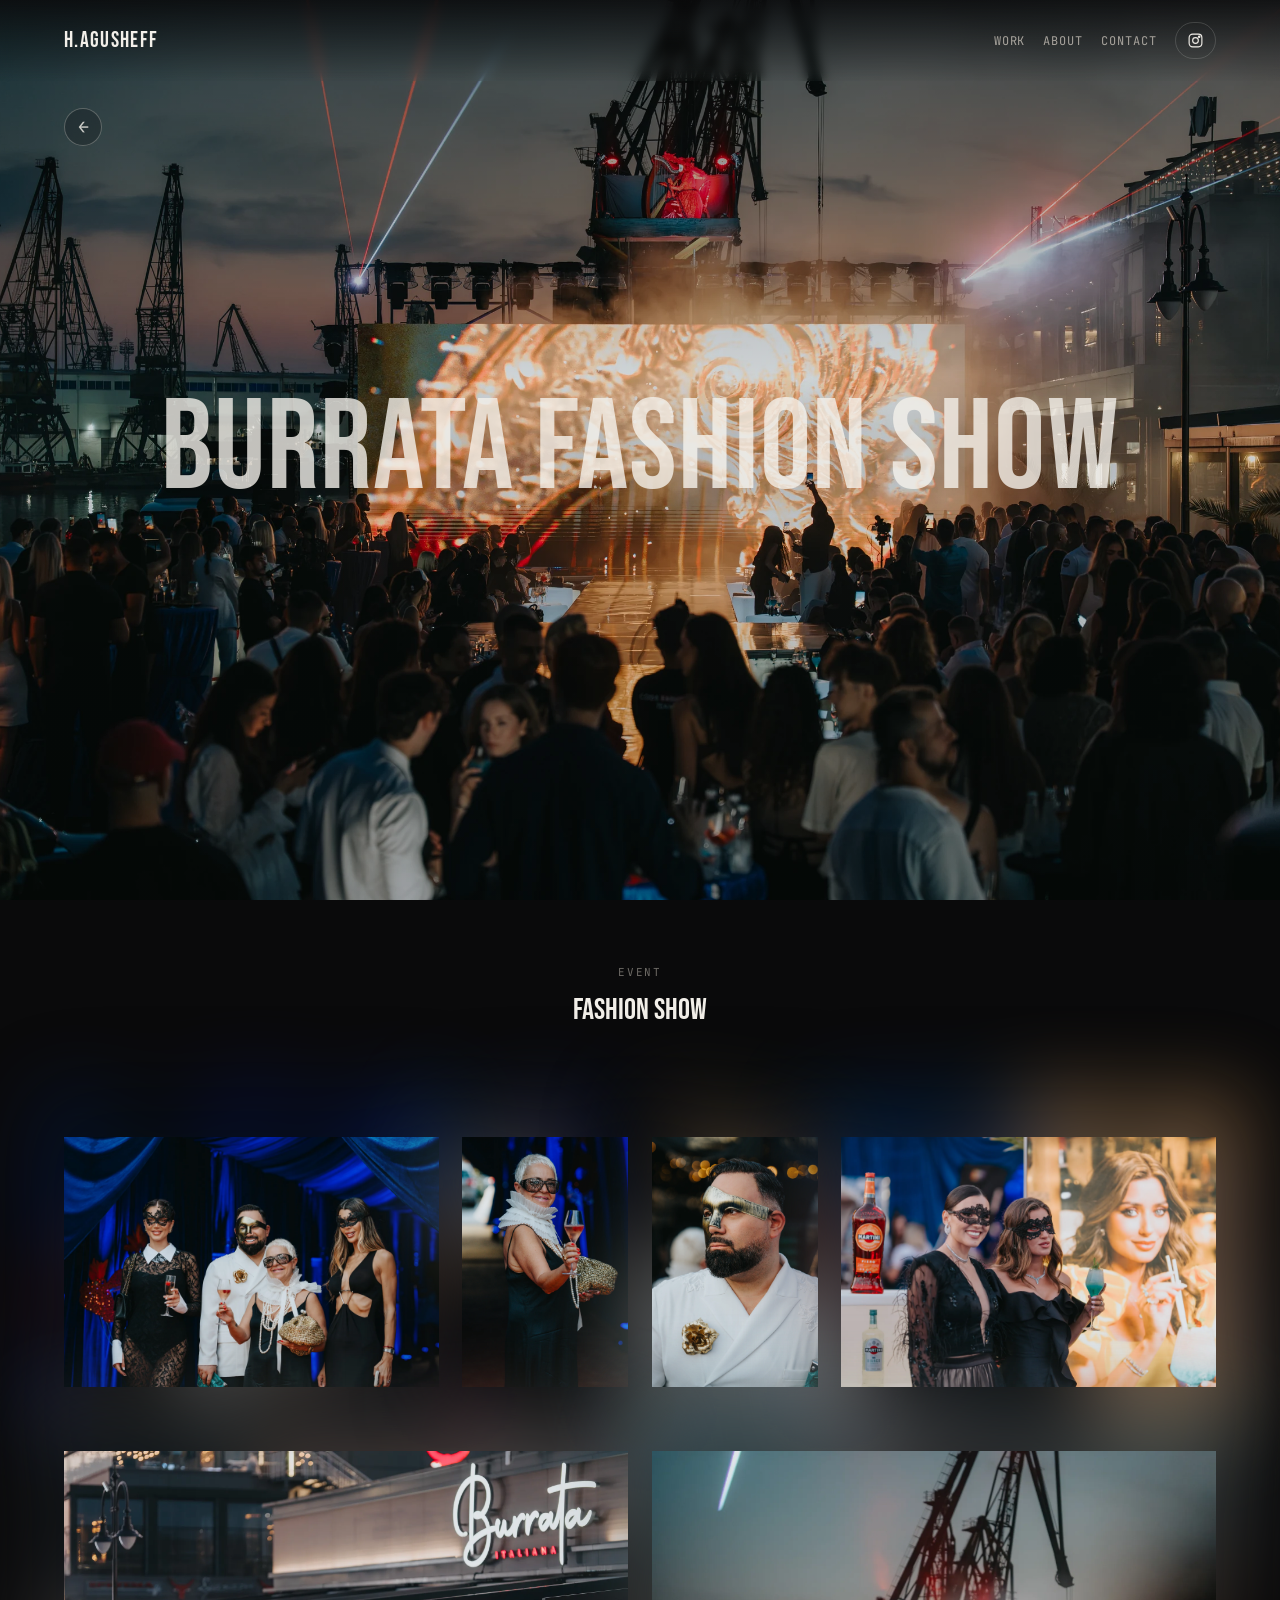
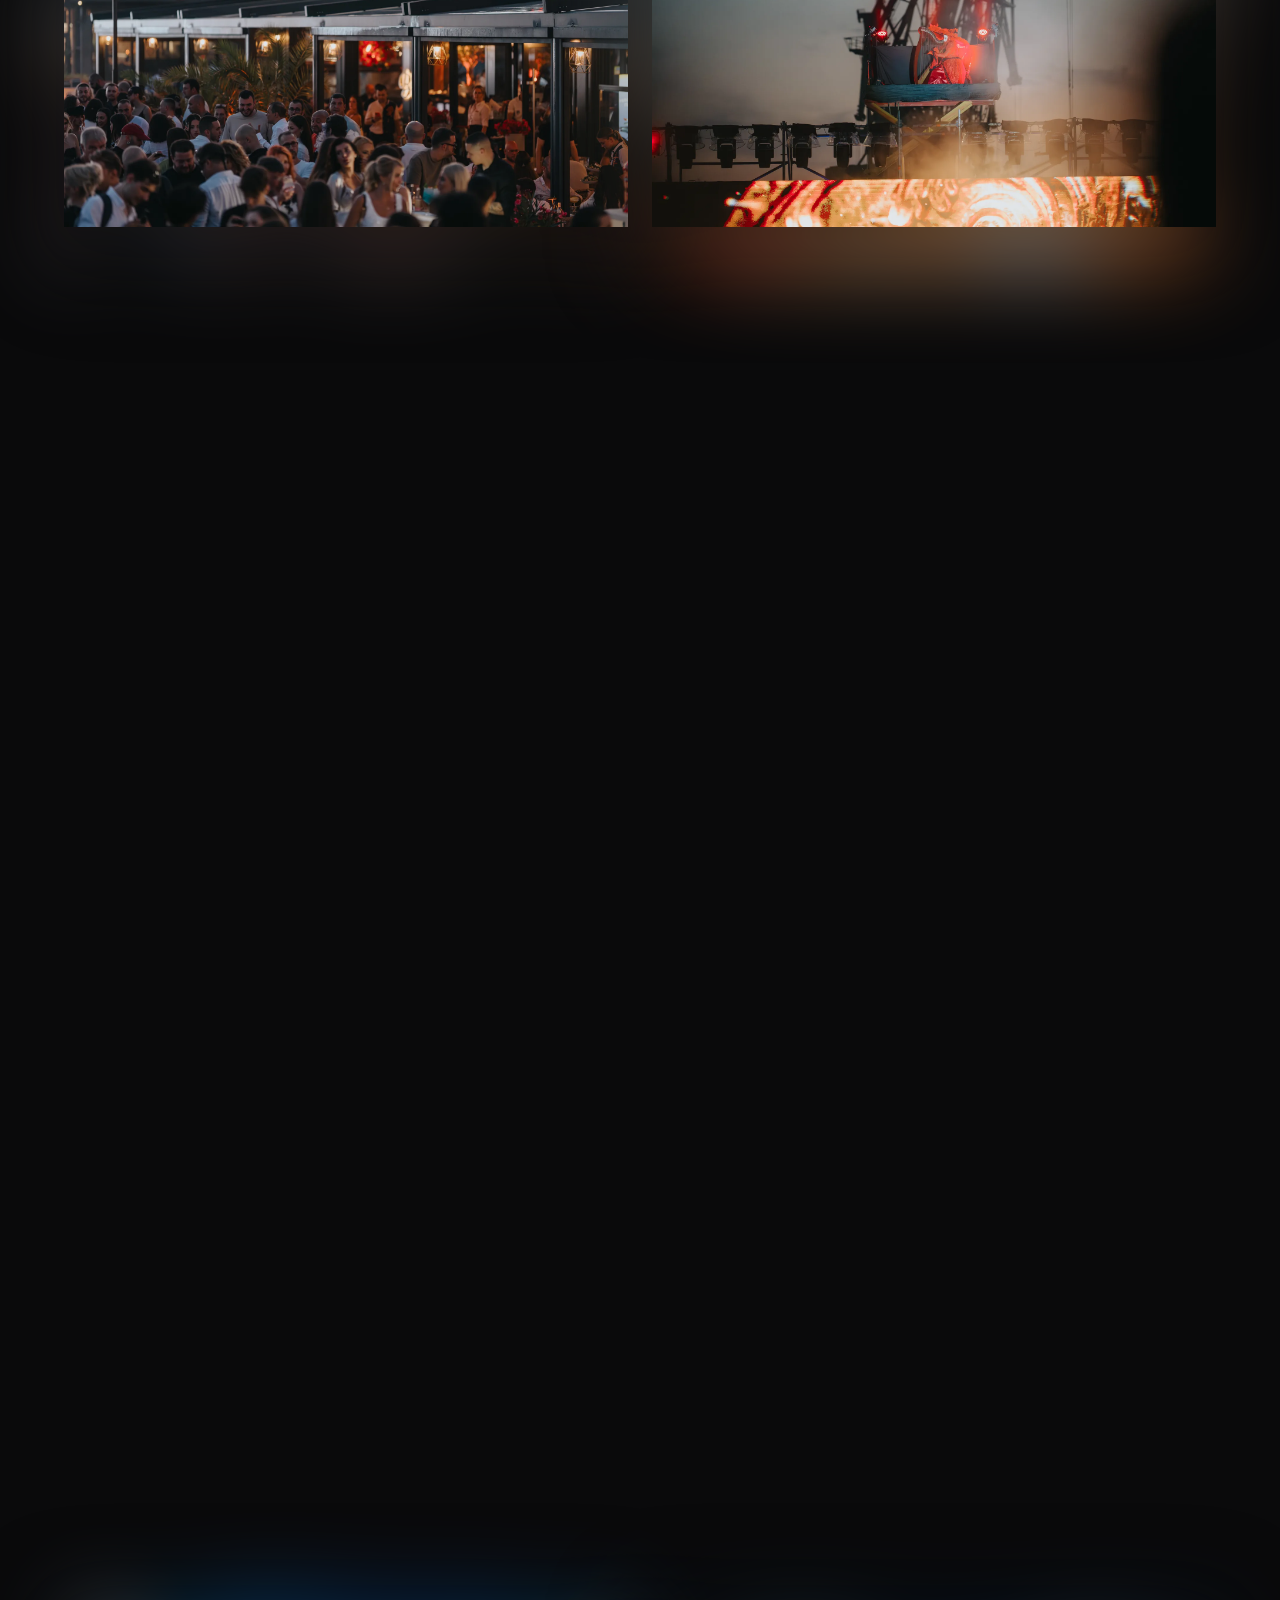
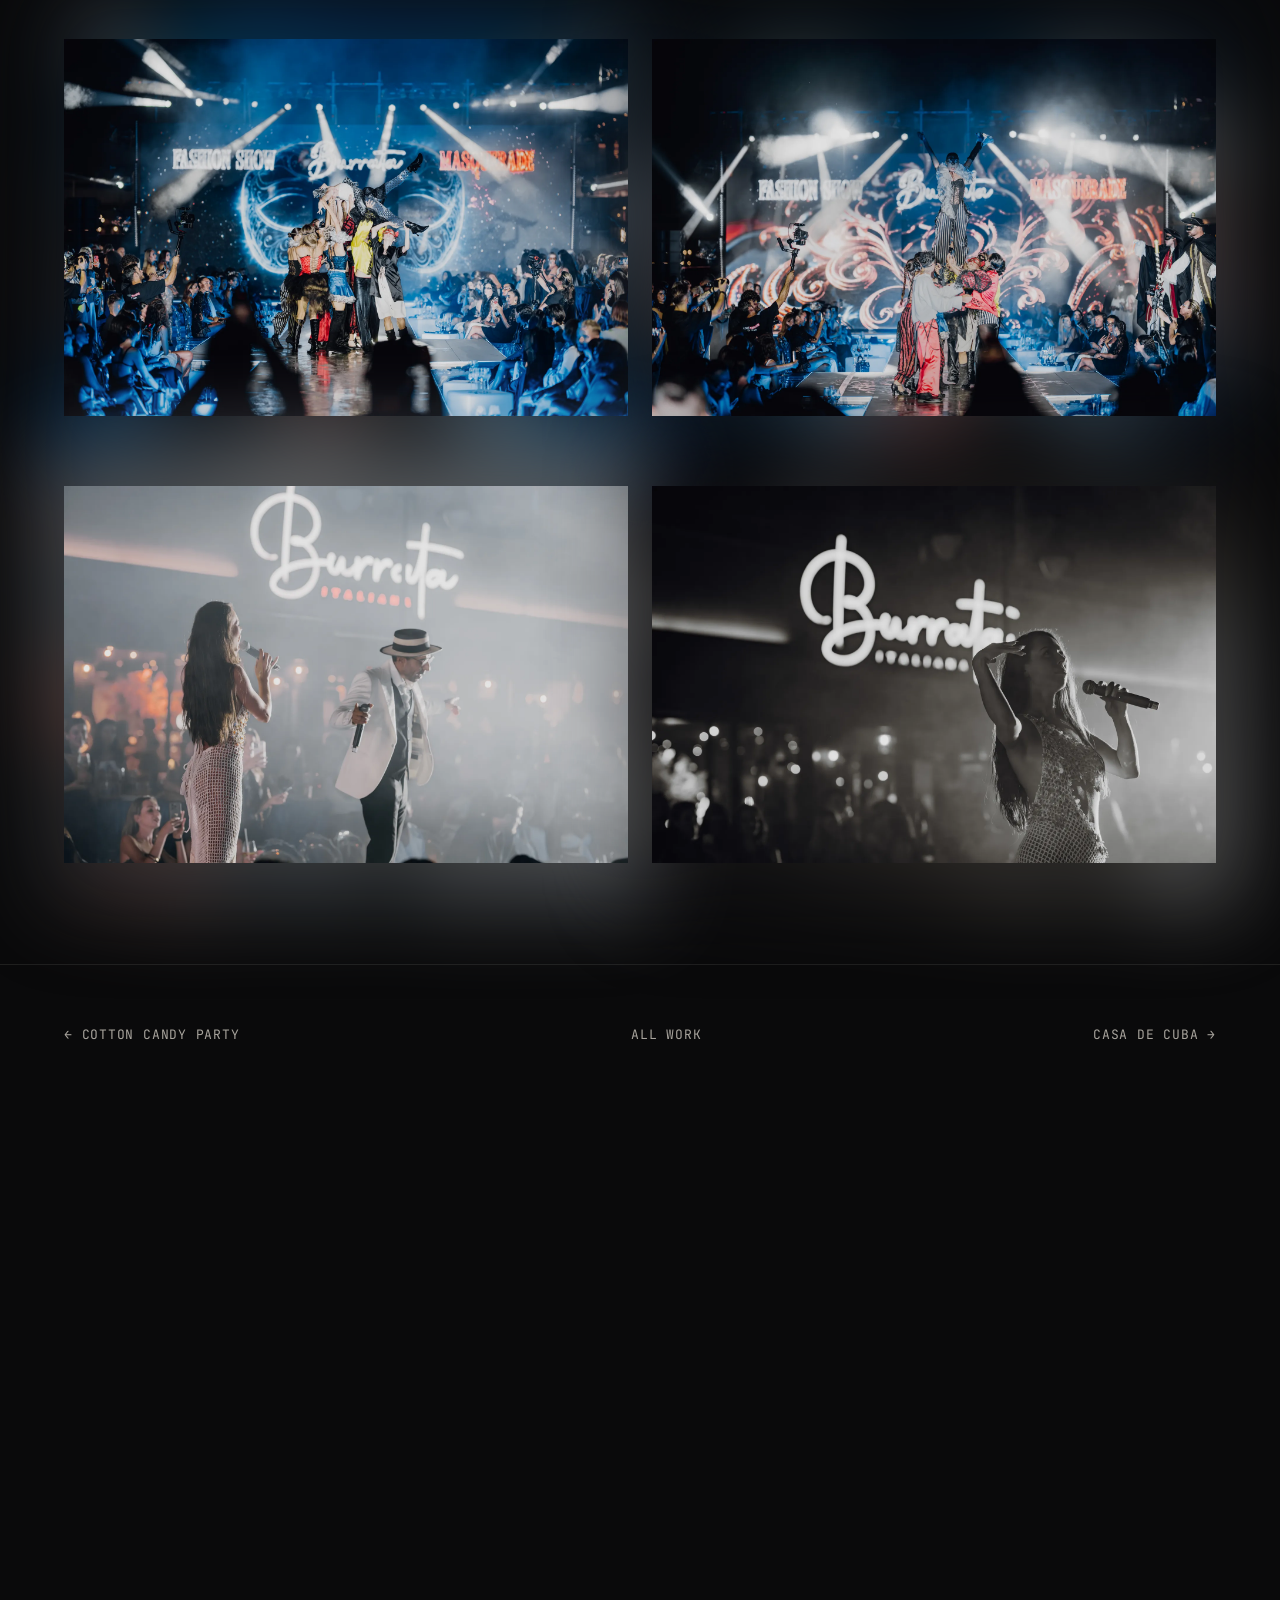
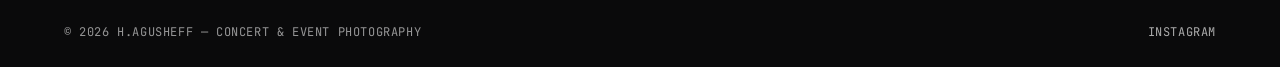
<file: work/burrata-fashion-show.html>
<!doctype html>
<html lang="en">
<head>
<script>try{if(sessionStorage.getItem('hagusheff-project-swipe')==='1'){document.documentElement.classList.add('project-swipe-enter');}}catch(e){}</script>
<meta charset="utf-8">
<script>if("scrollRestoration" in history){history.scrollRestoration="manual";}if(!location.hash){window.scrollTo(0,0);}</script>
<meta name="viewport" content="width=device-width, initial-scale=1">
<title>Burrata Fashion Show — H.Agusheff</title>
<meta name="description" content="Burrata — a fashion show captured in editorial style, event photography by H.Agusheff.">
<link rel="canonical" href="https://h-agusheff.netlify.app/work/burrata-fashion-show.html">
<meta property="og:type" content="article">
<meta property="og:title" content="Burrata Fashion Show — H.Agusheff">
<meta property="og:description" content="Burrata — a fashion show captured in editorial style, event photography by H.Agusheff.">
<meta property="og:url" content="https://h-agusheff.netlify.app/work/burrata-fashion-show.html">
<meta property="og:image" content="https://h-agusheff.netlify.app/images/burrata-fashion-show/cover.webp">
<meta name="twitter:card" content="summary_large_image">
<meta name="twitter:title" content="Burrata Fashion Show — H.Agusheff">
<meta name="twitter:image" content="https://h-agusheff.netlify.app/images/burrata-fashion-show/cover.webp">
<link rel="preconnect" href="https://fonts.googleapis.com">
<link rel="preconnect" href="https://fonts.gstatic.com" crossorigin><link rel="stylesheet" href="https://fonts.googleapis.com/css2?family=Bebas+Neue&family=Inter:wght@300;400;500;600&family=JetBrains+Mono:wght@400;500&family=Instrument+Serif:ital@0;1&family=Playfair+Display:wght@300;400;500&display=swap">
<link rel="icon" href="../favicon.svg" type="image/svg+xml">
<link rel="stylesheet" href="../css/style.css?v=96">
</head>
<body style="--glow-color:#111e45;">
<div class="page-transition" aria-hidden="true"></div>
<div class="glow-field" aria-hidden="true"></div>
<nav class="site-nav">
  <a class="nav-mark" href="../index.html">H.AGUSHEFF</a>
  <div class="nav-right">
    <a class="nav-link" href="../index.html#work">Work</a>
    <a class="nav-link" href="../index.html#about">About</a>
    <a class="nav-link" href="../index.html#contact">Contact</a>
    <a class="ig-btn" href="https://www.instagram.com/h.agusheff/" target="_blank" rel="noopener"><svg viewBox="0 0 24 24" fill="none" stroke="currentColor" stroke-width="1.6" aria-hidden="true"><rect x="3" y="3" width="18" height="18" rx="5"/><circle cx="12" cy="12" r="4"/><circle cx="17.2" cy="6.8" r="1"/></svg><span class="sr-only">Instagram</span></a>
    <button class="mobile-menu-toggle" type="button" aria-label="Open menu" aria-expanded="false" aria-controls="mobile-menu">
      <span></span><span></span>
    </button>
  </div>
</nav>
<div class="mobile-menu" id="mobile-menu" aria-hidden="true">
  <div class="mobile-menu-backdrop"></div>
  <div class="mobile-menu-panel">
    <div class="mobile-menu-top">
      <span>Menu</span>
      <button class="mobile-menu-close" type="button" aria-label="Close menu">&times;</button>
    </div>
    <nav class="mobile-menu-links" aria-label="Mobile navigation">
      <a href="../index.html#work">Work <span>↗</span></a>
      <a href="../index.html#about">About <span>↗</span></a>
      <a href="../index.html#contact">Contact <span>↗</span></a>
      <a href="https://www.instagram.com/h.agusheff/" target="_blank" rel="noopener">Instagram <span>↗</span></a>
    </nav>
  </div>
</div>
<main>
<section class="proj-cover proj-enter-slide" aria-label="Burrata Fashion Show cover">
  <a class="cover-back" href="../index.html#work" aria-label="Back to all work">&larr;</a>
  <img src="../images/burrata-fashion-show/cover.webp" width="2400" height="1600" alt="Burrata Fashion Show — project cover">
  <h1 class="proj-cover-title">Burrata Fashion Show</h1>
</section>

<header class="proj-header wrap proj-enter-slide">
  <div class="proj-header-row">
    <div class="proj-meta-block">
      <div class="proj-meta-item"><span class="label">Event</span><span class="value">Fashion Show</span></div>
    </div>
  </div>
</header>

<section class="proj-gallery wrap">
  <figure class="reveal" style="--fig-color:#111e45" data-ratio="1.500000"><img src="../images/burrata-fashion-show/000.webp" width="1920" height="1280" data-full="../images/burrata-fashion-show/000.webp" data-color="#111e45" alt="Burrata Fashion Show photo 1" loading="lazy"></figure>
  <figure style="--fig-color:#66544c" data-ratio="0.666898"><img src="../images/burrata-fashion-show/001.webp" width="1920" height="2879" data-full="../images/burrata-fashion-show/001.webp" data-color="#66544c" alt="Burrata Fashion Show photo 2" loading="lazy"></figure>
  <figure style="--fig-color:#bcc6cd" data-ratio="0.666898"><img src="../images/burrata-fashion-show/002.webp" width="1920" height="2879" data-full="../images/burrata-fashion-show/002.webp" data-color="#bcc6cd" alt="Burrata Fashion Show photo 3" loading="lazy"></figure>
  <figure class="reveal" style="--fig-color:#0b1f36" data-ratio="1.500000"><img src="../images/burrata-fashion-show/003.webp" width="1920" height="1280" data-full="../images/burrata-fashion-show/003.webp" data-color="#0b1f36" alt="Burrata Fashion Show photo 4" loading="lazy"></figure>
  <figure class="reveal" style="--fig-color:#4d4242" data-ratio="1.500000"><img src="../images/burrata-fashion-show/004.webp" width="1920" height="1280" data-full="../images/burrata-fashion-show/004.webp" data-color="#4d4242" alt="Burrata Fashion Show photo 5" loading="lazy"></figure>
  <figure class="reveal" style="--fig-color:#6a5c54" data-ratio="1.500000"><img src="../images/burrata-fashion-show/005.webp" width="1920" height="1280" data-full="../images/burrata-fashion-show/005.webp" data-color="#6a5c54" alt="Burrata Fashion Show photo 6" loading="lazy"></figure>
  <figure class="reveal" style="--fig-color:#032840" data-ratio="1.500000"><img src="../images/burrata-fashion-show/007.webp" width="1920" height="1280" data-full="../images/burrata-fashion-show/007.webp" data-color="#032840" alt="Burrata Fashion Show photo 8" loading="lazy"></figure>
  <figure class="reveal" style="--fig-color:#1f3442" data-ratio="1.500000"><img src="../images/burrata-fashion-show/008.webp" width="1920" height="1280" data-full="../images/burrata-fashion-show/008.webp" data-color="#1f3442" alt="Burrata Fashion Show photo 9" loading="lazy"></figure>
  <figure class="reveal" style="--fig-color:#10131c" data-ratio="1.500000"><img src="../images/burrata-fashion-show/009.webp" width="1920" height="1280" data-full="../images/burrata-fashion-show/009.webp" data-color="#10131c" alt="Burrata Fashion Show photo 10" loading="lazy"></figure>
  <figure class="reveal" style="--fig-color:#436176" data-ratio="1.500000"><img src="../images/burrata-fashion-show/010.webp" width="1920" height="1280" data-full="../images/burrata-fashion-show/010.webp" data-color="#436176" alt="Burrata Fashion Show photo 11" loading="lazy"></figure>
  <figure class="reveal" style="--fig-color:#244a68" data-ratio="1.500000"><img src="../images/burrata-fashion-show/011.webp" width="1920" height="1280" data-full="../images/burrata-fashion-show/011.webp" data-color="#244a68" alt="Burrata Fashion Show photo 12" loading="lazy"></figure>
  <figure class="reveal" style="--fig-color:#242d34" data-ratio="1.500000"><img src="../images/burrata-fashion-show/012.webp" width="1920" height="1280" data-full="../images/burrata-fashion-show/012.webp" data-color="#242d34" alt="Burrata Fashion Show photo 13" loading="lazy"></figure>
  <figure class="reveal" style="--fig-color:#345f7d" data-ratio="1.500000"><img src="../images/burrata-fashion-show/013.webp" width="1920" height="1280" data-full="../images/burrata-fashion-show/013.webp" data-color="#345f7d" alt="Burrata Fashion Show photo 14" loading="lazy"></figure>
  <figure class="reveal" style="--fig-color:#5d6877" data-ratio="1.500000"><img src="../images/burrata-fashion-show/014.webp" width="1920" height="1280" data-full="../images/burrata-fashion-show/014.webp" data-color="#5d6877" alt="Burrata Fashion Show photo 15" loading="lazy"></figure>
  <figure class="reveal" style="--fig-color:#a6a7ab" data-ratio="1.500000"><img src="../images/burrata-fashion-show/015.webp" width="1920" height="1280" data-full="../images/burrata-fashion-show/015.webp" data-color="#a6a7ab" alt="Burrata Fashion Show photo 16" loading="lazy"></figure>
  <figure class="reveal" style="--fig-color:#0f0f13" data-ratio="1.500000"><img src="../images/burrata-fashion-show/016.webp" width="1920" height="1280" data-full="../images/burrata-fashion-show/016.webp" data-color="#0f0f13" alt="Burrata Fashion Show photo 17" loading="lazy"></figure>
</section>

<nav class="proj-nav-footer wrap">
  <a href="cotton-candy-party.html">&larr; Cotton Candy Party</a>
  <a href="../index.html#work">All Work</a>
  <a href="casa-de-cuba-rum-cigar-tasting.html">Casa de Cuba &rarr;</a>
</nav>
</main>
<footer class="site-footer">
  <div class="wrap">
    <div class="footer-top reveal">
      <div class="footer-cta">
        <p class="footer-cta-label">Available for concerts, festivals &amp; private events</p>
        <h2>Let&rsquo;s work<br>together.</h2>
      </div>
      <a class="footer-contact-link" href="https://www.instagram.com/h.agusheff/" target="_blank" rel="noopener">@h.agusheff on instagram &nearr;</a>
    </div>
    <div class="footer-bottom">
      <span>&copy; 2026 H.Agusheff &mdash; Concert &amp; Event Photography</span>
      <div class="footer-socials">
        <a href="https://www.instagram.com/h.agusheff/" target="_blank" rel="noopener">Instagram</a>
      </div>
    </div>
  </div>
</footer>
<script src="../js/main.js?v=88"></script>
</body>
</html>
</file>
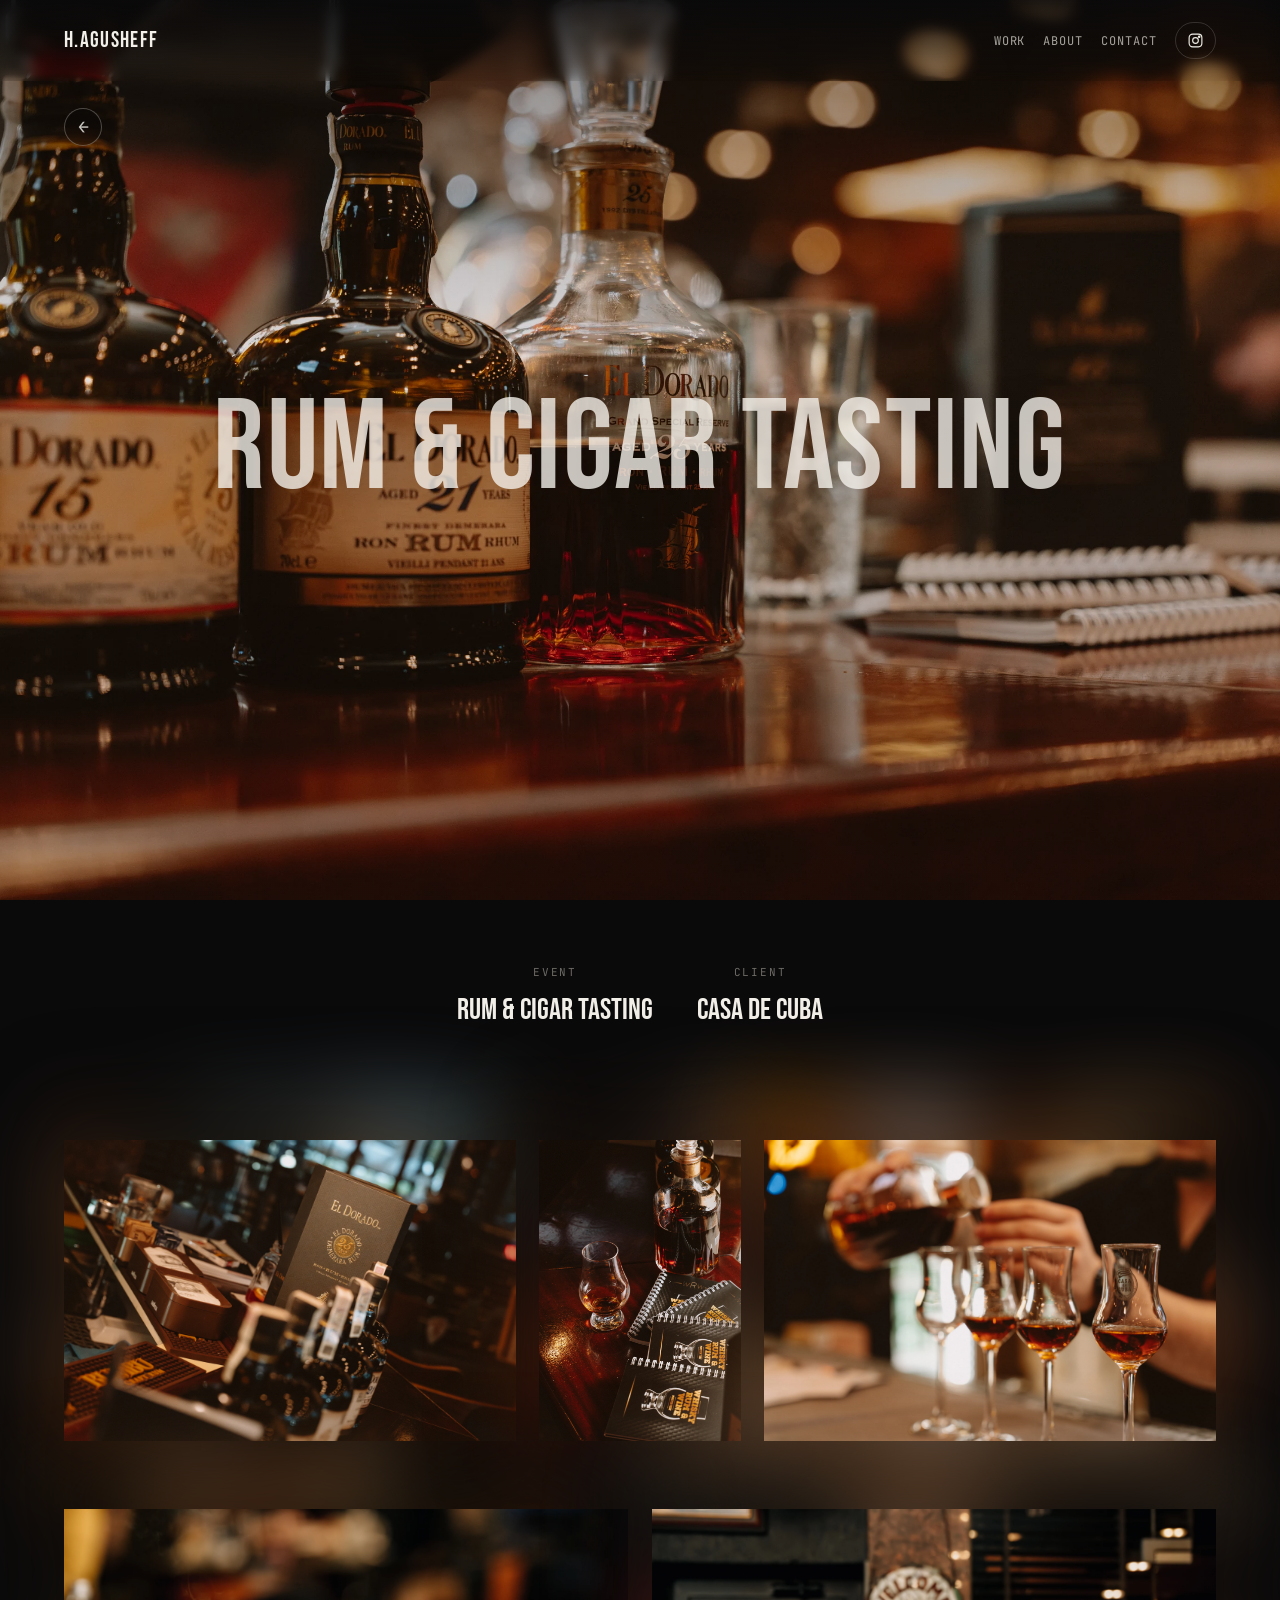
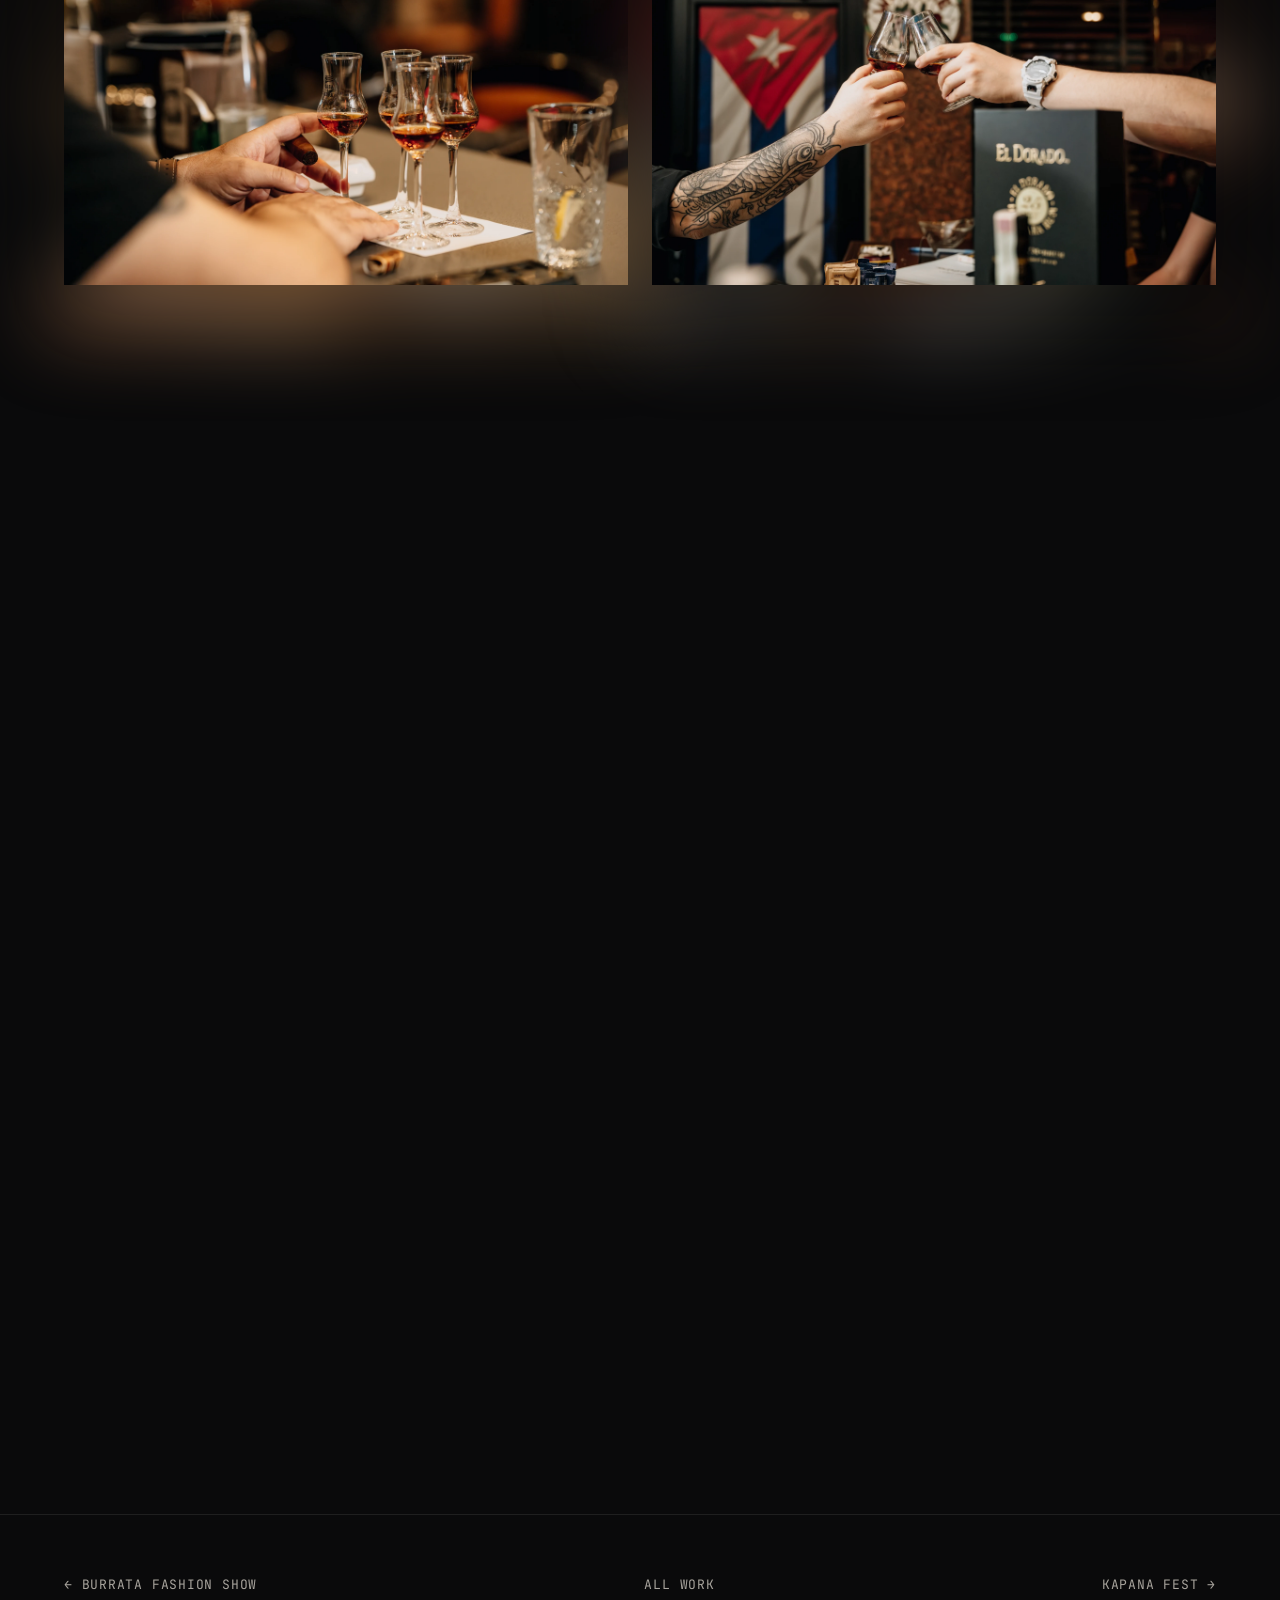
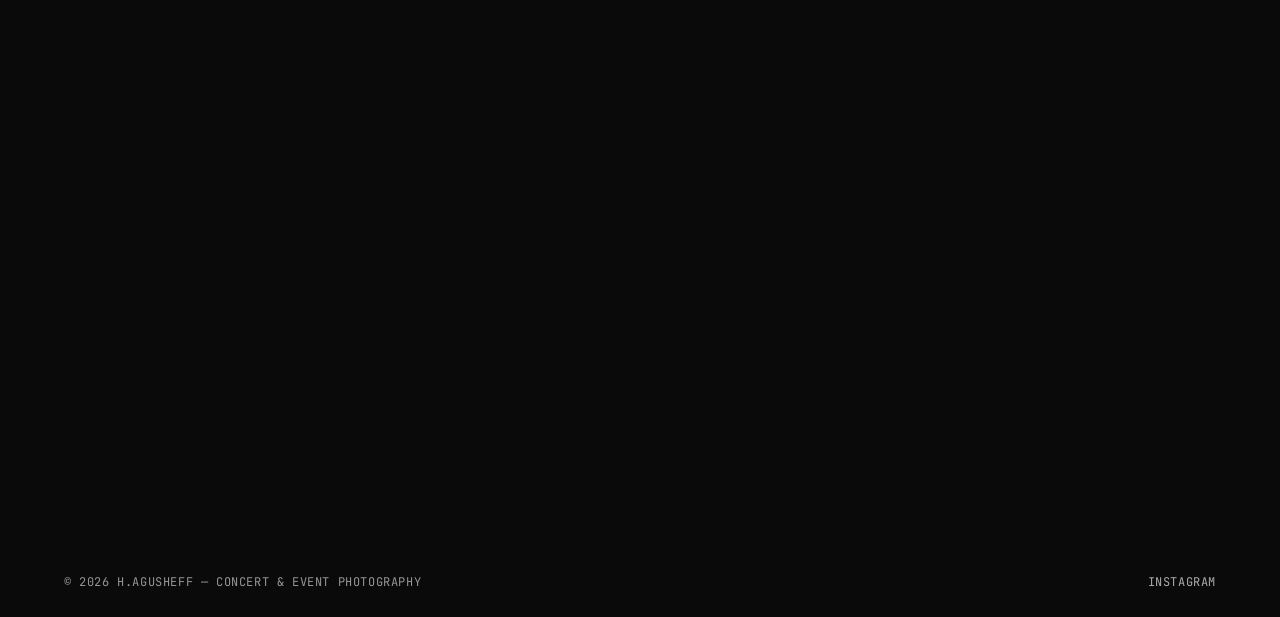
<file: work/casa-de-cuba-rum-cigar-tasting.html>
<!doctype html>
<html lang="en">
<head>
<script>try{if(sessionStorage.getItem('hagusheff-project-swipe')==='1'){document.documentElement.classList.add('project-swipe-enter');}}catch(e){}</script>
<meta charset="utf-8">
<script>if("scrollRestoration" in history){history.scrollRestoration="manual";}if(!location.hash){window.scrollTo(0,0);}</script>
<meta name="viewport" content="width=device-width, initial-scale=1">
<title>Rum &amp; Cigar Tasting | H.Agusheff</title>
<meta name="description" content="Rum &amp; Cigar Tasting — event photography by H.Agusheff for Casa de Cuba.">
<link rel="canonical" href="https://h-agusheff.netlify.app/work/casa-de-cuba-rum-cigar-tasting.html">
<meta property="og:type" content="article">
<meta property="og:title" content="Rum &amp; Cigar Tasting — H.Agusheff">
<meta property="og:description" content="Rum &amp; Cigar Tasting — event photography by H.Agusheff for Casa de Cuba.">
<meta property="og:url" content="https://h-agusheff.netlify.app/work/casa-de-cuba-rum-cigar-tasting.html">
<meta property="og:image" content="https://h-agusheff.netlify.app/images/casa-de-cuba-rum-cigar-tasting/cover.webp">
<meta name="twitter:card" content="summary_large_image">
<meta name="twitter:title" content="Rum &amp; Cigar Tasting — H.Agusheff">
<meta name="twitter:image" content="https://h-agusheff.netlify.app/images/casa-de-cuba-rum-cigar-tasting/cover.webp">
<link rel="preconnect" href="https://fonts.googleapis.com">
<link rel="preconnect" href="https://fonts.gstatic.com" crossorigin><link rel="stylesheet" href="https://fonts.googleapis.com/css2?family=Bebas+Neue&family=Inter:wght@300;400;500;600&family=JetBrains+Mono:wght@400;500&family=Instrument+Serif:ital@0;1&family=Playfair+Display:wght@300;400;500&display=swap">
<link rel="icon" href="../favicon.svg" type="image/svg+xml">
<link rel="stylesheet" href="../css/style.css?v=96">
</head>
<body style="--glow-color:#533022;">
<div class="page-transition" aria-hidden="true"></div>
<div class="glow-field" aria-hidden="true"></div>
<nav class="site-nav">
  <a class="nav-mark" href="../index.html">H.AGUSHEFF</a>
  <div class="nav-right">
    <a class="nav-link" href="../index.html#work">Work</a>
    <a class="nav-link" href="../index.html#about">About</a>
    <a class="nav-link" href="../index.html#contact">Contact</a>
    <a class="ig-btn" href="https://www.instagram.com/h.agusheff/" target="_blank" rel="noopener"><svg viewBox="0 0 24 24" fill="none" stroke="currentColor" stroke-width="1.6" aria-hidden="true"><rect x="3" y="3" width="18" height="18" rx="5"/><circle cx="12" cy="12" r="4"/><circle cx="17.2" cy="6.8" r="1"/></svg><span class="sr-only">Instagram</span></a>
    <button class="mobile-menu-toggle" type="button" aria-label="Open menu" aria-expanded="false" aria-controls="mobile-menu">
      <span></span><span></span>
    </button>
  </div>
</nav>
<div class="mobile-menu" id="mobile-menu" aria-hidden="true">
  <div class="mobile-menu-backdrop"></div>
  <div class="mobile-menu-panel">
    <div class="mobile-menu-top">
      <span>Menu</span>
      <button class="mobile-menu-close" type="button" aria-label="Close menu">&times;</button>
    </div>
    <nav class="mobile-menu-links" aria-label="Mobile navigation">
      <a href="../index.html#work">Work <span>↗</span></a>
      <a href="../index.html#about">About <span>↗</span></a>
      <a href="../index.html#contact">Contact <span>↗</span></a>
      <a href="https://www.instagram.com/h.agusheff/" target="_blank" rel="noopener">Instagram <span>↗</span></a>
    </nav>
  </div>
</div>
<main>
<section class="proj-cover proj-enter-slide" aria-label="Rum &amp; Cigar Tasting cover">
  <a class="cover-back" href="../index.html#work" aria-label="Back to all work">&larr;</a>
  <img src="../images/casa-de-cuba-rum-cigar-tasting/cover.webp" width="2400" height="1600" alt="Rum &amp; Cigar Tasting — project cover">
  <h1 class="proj-cover-title">Rum &amp; Cigar Tasting</h1>
</section>

<header class="proj-header wrap proj-enter-slide">
  <div class="proj-header-row">
    <div class="proj-meta-block">
      <div class="proj-meta-item"><span class="label">Event</span><span class="value">Rum &amp; Cigar Tasting</span></div>
      <div class="proj-meta-item"><span class="label">Client</span><span class="value">Casa de Cuba</span></div>
    </div>
  </div>
</header>

<section class="proj-gallery wrap">
  <figure class="reveal" style="--fig-color:#291d15" data-ratio="1.499834"><img src="../images/casa-de-cuba-rum-cigar-tasting/001.webp" width="2400" height="1600" data-full="../images/casa-de-cuba-rum-cigar-tasting/001.webp" data-color="#291d15" alt="Rum &amp; Cigar Tasting photo 2" loading="lazy"></figure>
  <figure class="reveal" style="--fig-color:#281a13" data-ratio="0.666740"><img src="../images/casa-de-cuba-rum-cigar-tasting/002.webp" width="1600" height="2400" data-full="../images/casa-de-cuba-rum-cigar-tasting/002.webp" data-color="#281a13" alt="Rum &amp; Cigar Tasting photo 3" loading="lazy"></figure>
  <figure class="reveal" style="--fig-color:#4c3627" data-ratio="1.499834"><img src="../images/casa-de-cuba-rum-cigar-tasting/003.webp" width="2400" height="1600" data-full="../images/casa-de-cuba-rum-cigar-tasting/003.webp" data-color="#4c3627" alt="Rum &amp; Cigar Tasting photo 4" loading="lazy"></figure>
  <figure class="reveal" style="--fig-color:#3d2c1f" data-ratio="1.499834"><img src="../images/casa-de-cuba-rum-cigar-tasting/004.webp" width="2400" height="1600" data-full="../images/casa-de-cuba-rum-cigar-tasting/004.webp" data-color="#3d2c1f" alt="Rum &amp; Cigar Tasting photo 5" loading="lazy"></figure>
  <figure class="reveal" style="--fig-color:#2e231e" data-ratio="1.499834"><img src="../images/casa-de-cuba-rum-cigar-tasting/005.webp" width="2400" height="1600" data-full="../images/casa-de-cuba-rum-cigar-tasting/005.webp" data-color="#2e231e" alt="Rum &amp; Cigar Tasting photo 6" loading="lazy"></figure>
  <figure class="reveal" style="--fig-color:#292927" data-ratio="0.666740"><img src="../images/casa-de-cuba-rum-cigar-tasting/006.webp" width="1600" height="2400" data-full="../images/casa-de-cuba-rum-cigar-tasting/006.webp" data-color="#292927" alt="Rum &amp; Cigar Tasting photo 7" loading="lazy"></figure>
  <figure class="reveal" style="--fig-color:#322d28" data-ratio="0.666740"><img src="../images/casa-de-cuba-rum-cigar-tasting/007.webp" width="1600" height="2400" data-full="../images/casa-de-cuba-rum-cigar-tasting/007.webp" data-color="#322d28" alt="Rum &amp; Cigar Tasting photo 8" loading="lazy"></figure>
  <figure class="reveal" style="--fig-color:#2c2624" data-ratio="0.666740"><img src="../images/casa-de-cuba-rum-cigar-tasting/008.webp" width="1600" height="2400" data-full="../images/casa-de-cuba-rum-cigar-tasting/008.webp" data-color="#2c2624" alt="Rum &amp; Cigar Tasting photo 9" loading="lazy"></figure>
  <figure class="reveal" style="--fig-color:#35322d" data-ratio="0.666740"><img src="../images/casa-de-cuba-rum-cigar-tasting/009.webp" width="1600" height="2400" data-full="../images/casa-de-cuba-rum-cigar-tasting/009.webp" data-color="#35322d" alt="Rum &amp; Cigar Tasting photo 10" loading="lazy"></figure>
  <figure class="reveal" style="--fig-color:#352f30" data-ratio="0.666740"><img src="../images/casa-de-cuba-rum-cigar-tasting/010.webp" width="1600" height="2400" data-full="../images/casa-de-cuba-rum-cigar-tasting/010.webp" data-color="#352f30" alt="Rum &amp; Cigar Tasting photo 11" loading="lazy"></figure>
  <figure class="reveal" style="--fig-color:#474242" data-ratio="0.666740"><img src="../images/casa-de-cuba-rum-cigar-tasting/011.webp" width="1600" height="2400" data-full="../images/casa-de-cuba-rum-cigar-tasting/011.webp" data-color="#474242" alt="Rum &amp; Cigar Tasting photo 12" loading="lazy"></figure>
  <figure class="reveal" style="--fig-color:#514e49" data-ratio="0.666740"><img src="../images/casa-de-cuba-rum-cigar-tasting/012.webp" width="1600" height="2400" data-full="../images/casa-de-cuba-rum-cigar-tasting/012.webp" data-color="#514e49" alt="Rum &amp; Cigar Tasting photo 13" loading="lazy"></figure>
</section>

<nav class="proj-nav-footer wrap">
  <a href="burrata-fashion-show.html">&larr; Burrata Fashion Show</a>
  <a href="../index.html#work">All Work</a>
  <a href="kapana-fest-2025.html">Kapana Fest &rarr;</a>
</nav>
</main>
<footer class="site-footer">
  <div class="wrap">
    <div class="footer-top reveal">
      <div class="footer-cta">
        <p class="footer-cta-label">Available for concerts, festivals &amp; private events</p>
        <h2>Let&rsquo;s work<br>together.</h2>
      </div>
      <a class="footer-contact-link" href="https://www.instagram.com/h.agusheff/" target="_blank" rel="noopener">@h.agusheff on instagram &nearr;</a>
    </div>
    <div class="footer-bottom">
      <span>&copy; 2026 H.Agusheff &mdash; Concert &amp; Event Photography</span>
      <div class="footer-socials">
        <a href="https://www.instagram.com/h.agusheff/" target="_blank" rel="noopener">Instagram</a>
      </div>
    </div>
  </div>
</footer>
<script src="../js/main.js?v=88"></script>
</body>
</html>
</file>
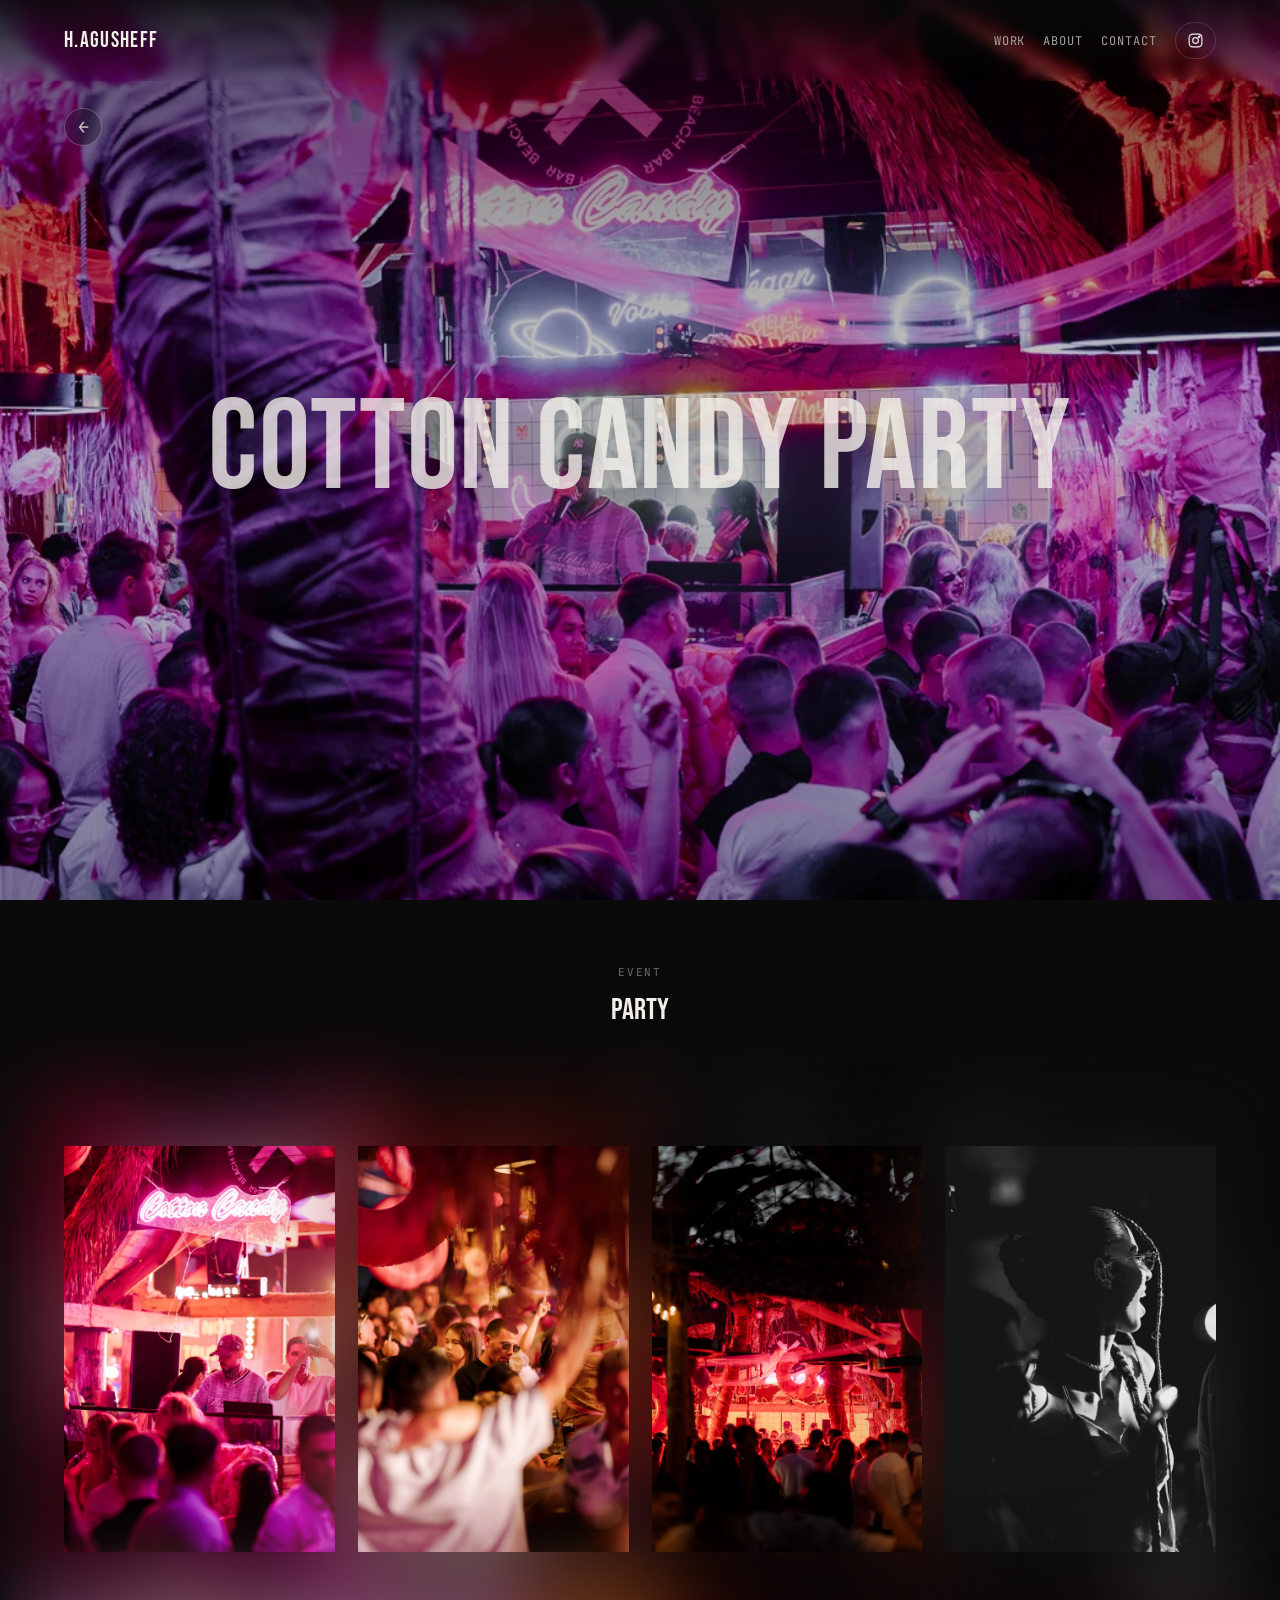
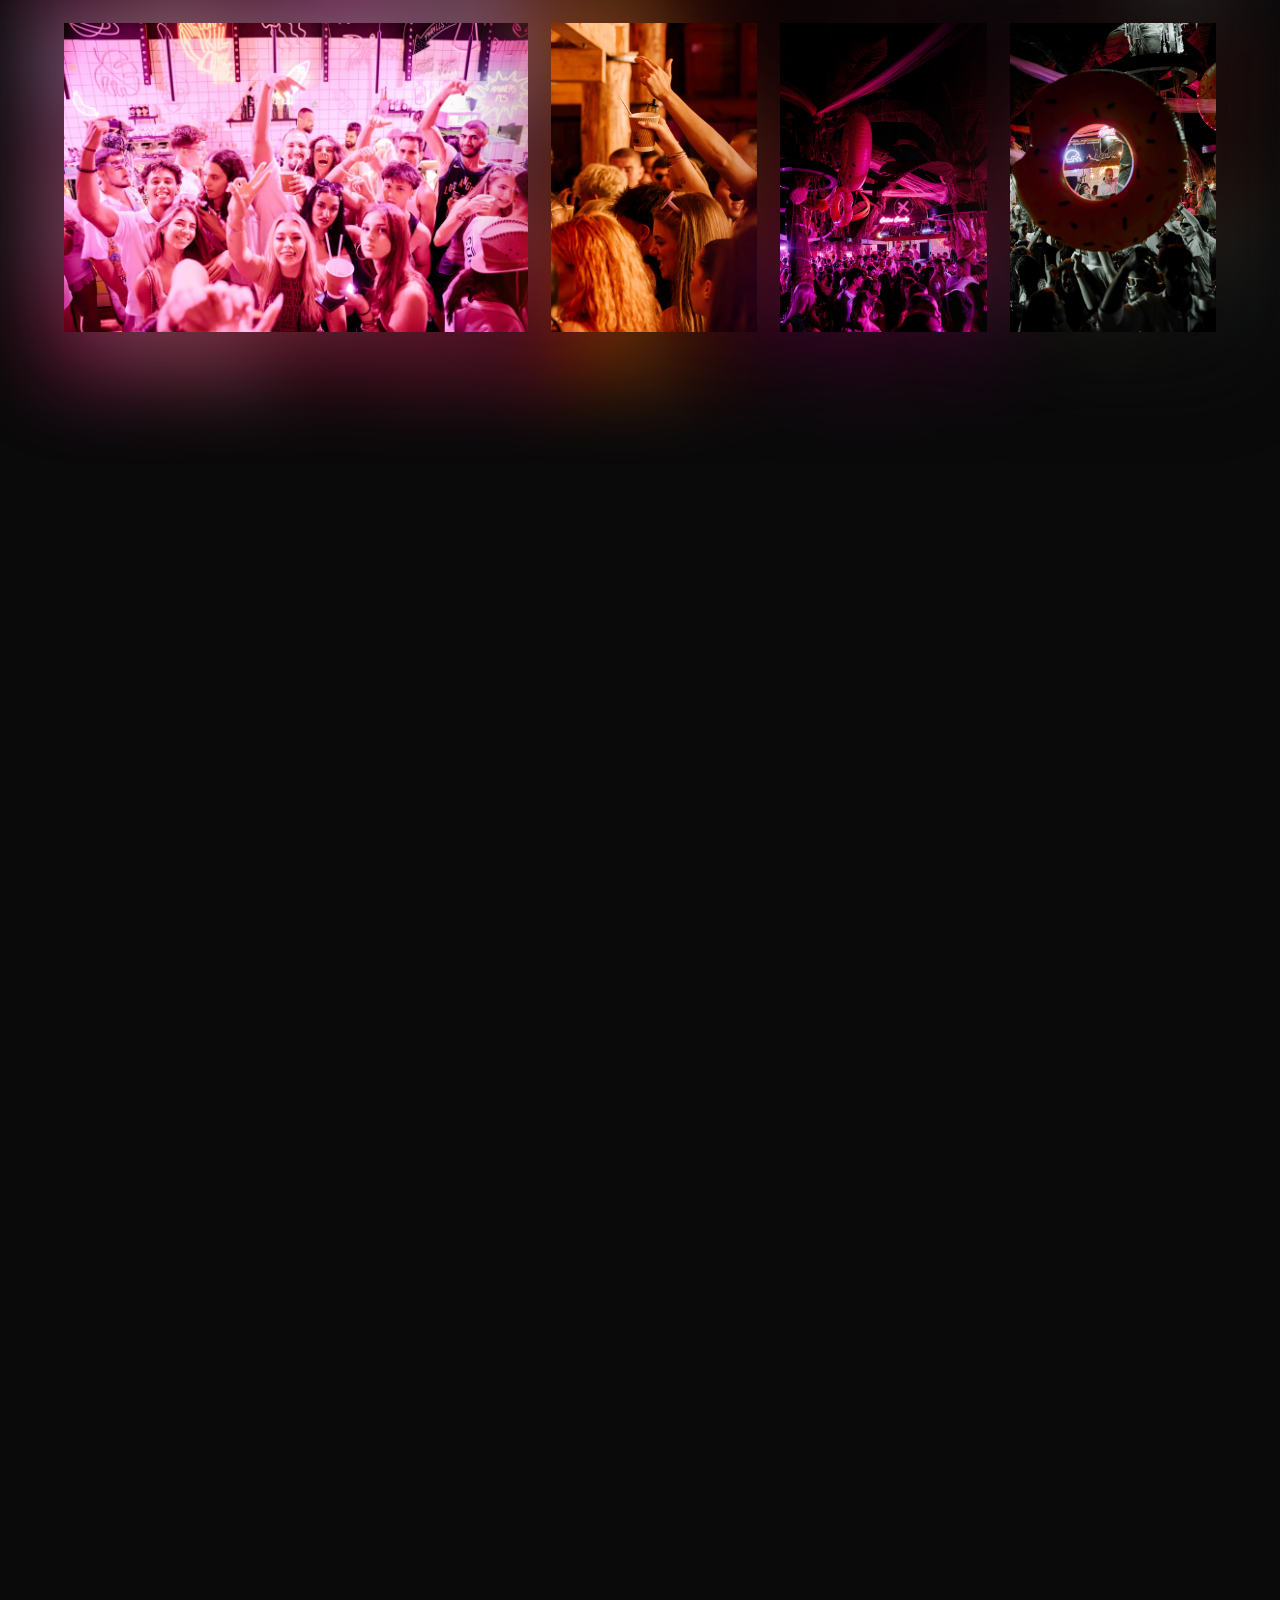
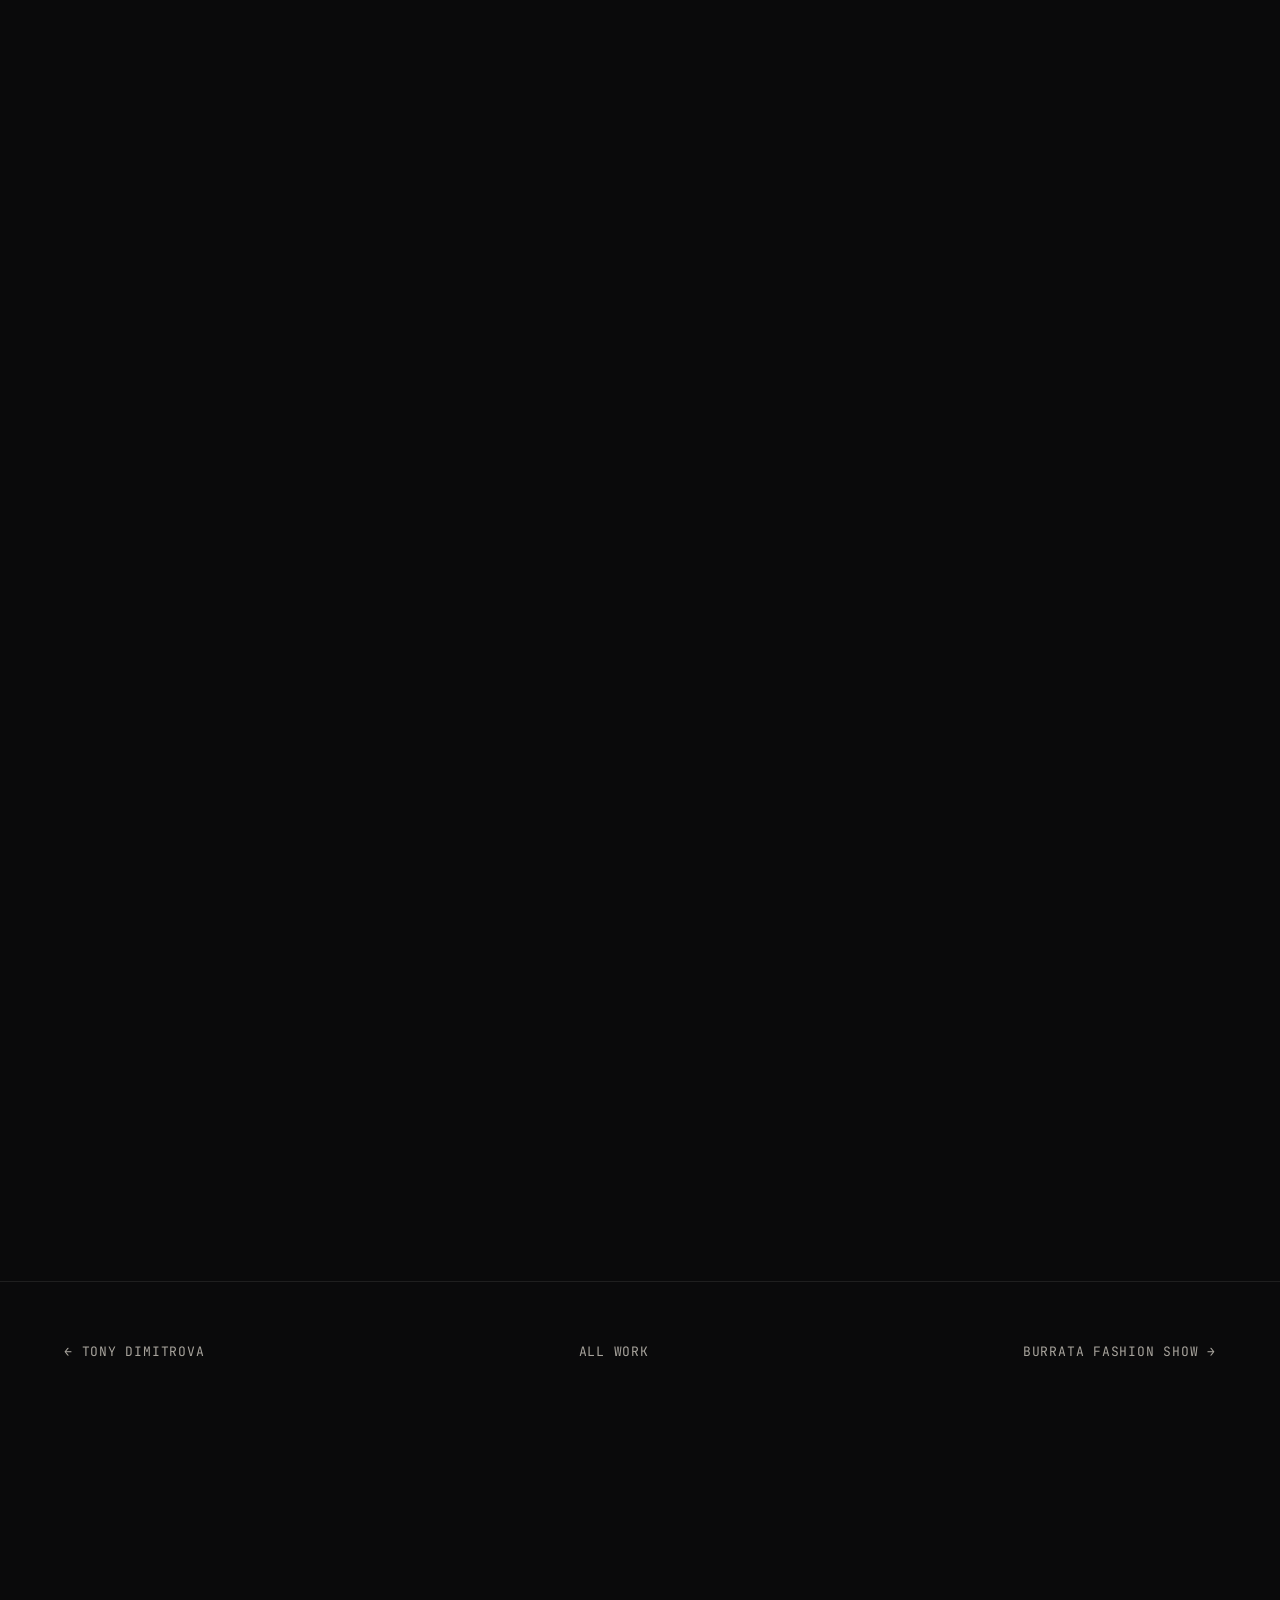
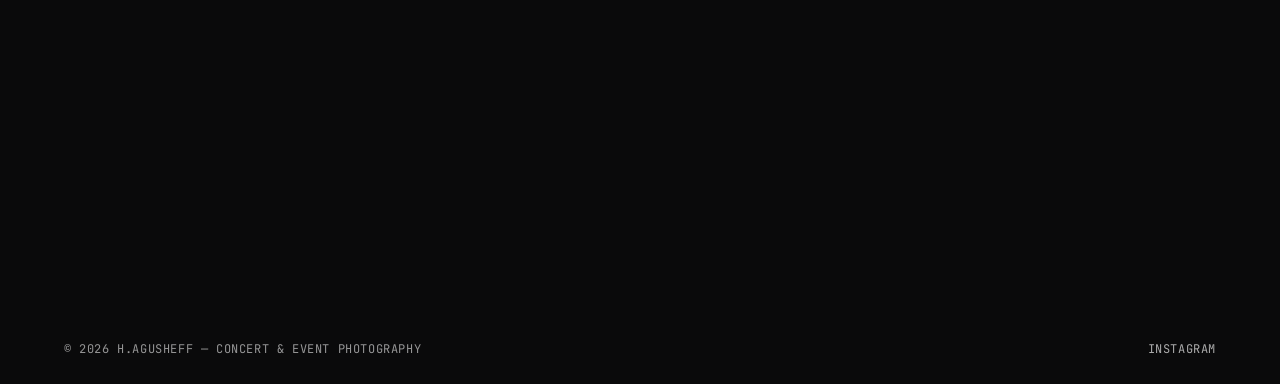
<file: work/cotton-candy-party.html>
<!doctype html>
<html lang="en">
<head>
<script>try{if(sessionStorage.getItem('hagusheff-project-swipe')==='1'){document.documentElement.classList.add('project-swipe-enter');}}catch(e){}</script>
<meta charset="utf-8">
<script>if("scrollRestoration" in history){history.scrollRestoration="manual";}if(!location.hash){window.scrollTo(0,0);}</script>
<meta name="viewport" content="width=device-width, initial-scale=1">
<title>Cotton Candy Party — H.Agusheff</title>
<meta name="description" content="Cotton Candy Party — concert and event photography by H.Agusheff.">
<link rel="canonical" href="https://h-agusheff.netlify.app/work/cotton-candy-party.html">
<meta property="og:type" content="article"><meta property="og:title" content="Cotton Candy Party — H.Agusheff"><meta property="og:description" content="Cotton Candy Party — concert and event photography by H.Agusheff."><meta property="og:url" content="https://h-agusheff.netlify.app/work/cotton-candy-party.html"><meta property="og:image" content="https://h-agusheff.netlify.app/images/cotton-candy-party/cover.webp">
<meta name="twitter:card" content="summary_large_image"><meta name="twitter:title" content="Cotton Candy Party — H.Agusheff"><meta name="twitter:image" content="https://h-agusheff.netlify.app/images/cotton-candy-party/cover.webp">
<link rel="preconnect" href="https://fonts.googleapis.com"><link rel="preconnect" href="https://fonts.gstatic.com" crossorigin><link rel="stylesheet" href="https://fonts.googleapis.com/css2?family=Bebas+Neue&family=Inter:wght@300;400;500;600&family=JetBrains+Mono:wght@400;500&family=Instrument+Serif:ital@0;1&family=Playfair+Display:wght@300;400;500&display=swap"><link rel="icon" href="../favicon.svg" type="image/svg+xml"><link rel="stylesheet" href="../css/style.css?v=96">
</head>
<body style="--glow-color:#582855;"><div class="page-transition" aria-hidden="true"></div><div class="glow-field" aria-hidden="true"></div>
<nav class="site-nav">
  <a class="nav-mark" href="../index.html">H.AGUSHEFF</a>
  <div class="nav-right">
    <a class="nav-link" href="../index.html#work">Work</a>
    <a class="nav-link" href="../index.html#about">About</a>
    <a class="nav-link" href="../index.html#contact">Contact</a>
    <a class="ig-btn" href="https://www.instagram.com/h.agusheff/" target="_blank" rel="noopener"><svg viewBox="0 0 24 24" fill="none" stroke="currentColor" stroke-width="1.6" aria-hidden="true"><rect x="3" y="3" width="18" height="18" rx="5"/><circle cx="12" cy="12" r="4"/><circle cx="17.2" cy="6.8" r="1"/></svg><span class="sr-only">Instagram</span></a>
    <button class="mobile-menu-toggle" type="button" aria-label="Open menu" aria-expanded="false" aria-controls="mobile-menu">
      <span></span><span></span>
    </button>
  </div>
</nav>
<div class="mobile-menu" id="mobile-menu" aria-hidden="true">
  <div class="mobile-menu-backdrop"></div>
  <div class="mobile-menu-panel">
    <div class="mobile-menu-top">
      <span>Menu</span>
      <button class="mobile-menu-close" type="button" aria-label="Close menu">&times;</button>
    </div>
    <nav class="mobile-menu-links" aria-label="Mobile navigation">
      <a href="../index.html#work">Work <span>↗</span></a>
      <a href="../index.html#about">About <span>↗</span></a>
      <a href="../index.html#contact">Contact <span>↗</span></a>
      <a href="https://www.instagram.com/h.agusheff/" target="_blank" rel="noopener">Instagram <span>↗</span></a>
    </nav>
  </div>
</div>
<main>
<section class="proj-cover proj-enter-slide" aria-label="Cotton Candy Party cover"><a class="cover-back" href="../index.html#work" aria-label="Back to all work">&larr;</a><picture><source media="(min-width: 781px)" srcset="../images/cotton-candy-party/cover-desktop.webp"><img src="../images/cotton-candy-party/cover.webp" width="1000" height="1500" alt="Cotton Candy Party — project cover"></picture><h1 class="proj-cover-title">Cotton Candy Party</h1></section>
<header class="proj-header wrap proj-enter-slide"><div class="proj-header-row"><div class="proj-meta-block"><div class="proj-meta-item"><span class="label">Event</span><span class="value">Party</span></div></div></div></header>
<section class="proj-gallery wrap">
  <figure class="reveal" style="--fig-color:#9d3656" data-ratio="0.666667"><img src="../images/cotton-candy-party/000.webp" width="1280" height="1920" data-full="../images/cotton-candy-party/000.webp" data-color="#9d3656" alt="Cotton Candy Party photo 1" loading="lazy"></figure>
  <figure class="reveal" style="--fig-color:#8c483d" data-ratio="0.666667"><img src="../images/cotton-candy-party/001.webp" width="1280" height="1920" data-full="../images/cotton-candy-party/001.webp" data-color="#8c483d" alt="Cotton Candy Party photo 2" loading="lazy"></figure>
  <figure class="reveal" style="--fig-color:#451413" data-ratio="0.666667"><img src="../images/cotton-candy-party/002.webp" width="1280" height="1920" data-full="../images/cotton-candy-party/002.webp" data-color="#451413" alt="Cotton Candy Party photo 3" loading="lazy"></figure>
  <figure class="reveal" style="--fig-color:#232323" data-ratio="0.666667"><img src="../images/cotton-candy-party/003.webp" width="1280" height="1920" data-full="../images/cotton-candy-party/003.webp" data-color="#232323" alt="Cotton Candy Party photo 4" loading="lazy"></figure>
  <figure class="reveal" style="--fig-color:#cc7097" data-ratio="1.500000"><img src="../images/cotton-candy-party/004.webp" width="1920" height="1280" data-full="../images/cotton-candy-party/004.webp" data-color="#cc7097" alt="Cotton Candy Party photo 5" loading="lazy"></figure>
  <figure class="reveal" style="--fig-color:#833614" data-ratio="0.666667"><img src="../images/cotton-candy-party/005.webp" width="1280" height="1920" data-full="../images/cotton-candy-party/005.webp" data-color="#833614" alt="Cotton Candy Party photo 6" loading="lazy"></figure>
  <figure class="reveal" style="--fig-color:#3c0722" data-ratio="0.666667"><img src="../images/cotton-candy-party/006.webp" width="1280" height="1920" data-full="../images/cotton-candy-party/006.webp" data-color="#3c0722" alt="Cotton Candy Party photo 7" loading="lazy"></figure>
  <figure class="reveal" style="--fig-color:#311c1b" data-ratio="0.666667"><img src="../images/cotton-candy-party/007.webp" width="1280" height="1920" data-full="../images/cotton-candy-party/007.webp" data-color="#311c1b" alt="Cotton Candy Party photo 8" loading="lazy"></figure>
  <figure class="reveal" style="--fig-color:#7c4558" data-ratio="1.500000"><img src="../images/cotton-candy-party/008.webp" width="1920" height="1280" data-full="../images/cotton-candy-party/008.webp" data-color="#7c4558" alt="Cotton Candy Party photo 9" loading="lazy"></figure>
  <figure class="reveal" style="--fig-color:#49252e" data-ratio="0.666667"><img src="../images/cotton-candy-party/009.webp" width="1280" height="1920" data-full="../images/cotton-candy-party/009.webp" data-color="#49252e" alt="Cotton Candy Party photo 10" loading="lazy"></figure>
  <figure class="reveal" style="--fig-color:#464646" data-ratio="0.666667"><img src="../images/cotton-candy-party/010.webp" width="1280" height="1920" data-full="../images/cotton-candy-party/010.webp" data-color="#464646" alt="Cotton Candy Party photo 11" loading="lazy"></figure>
  <figure class="reveal" style="--fig-color:#404040" data-ratio="0.666667"><img src="../images/cotton-candy-party/011.webp" width="1280" height="1920" data-full="../images/cotton-candy-party/011.webp" data-color="#404040" alt="Cotton Candy Party photo 12" loading="lazy"></figure>
  <figure class="reveal" style="--fig-color:#54263c" data-ratio="0.666667"><img src="../images/cotton-candy-party/012.webp" width="1280" height="1920" data-full="../images/cotton-candy-party/012.webp" data-color="#54263c" alt="Cotton Candy Party photo 13" loading="lazy"></figure>
  <figure class="reveal" style="--fig-color:#502428" data-ratio="0.666667"><img src="../images/cotton-candy-party/013.webp" width="1280" height="1920" data-full="../images/cotton-candy-party/013.webp" data-color="#502428" alt="Cotton Candy Party photo 14" loading="lazy"></figure>
  <figure class="reveal" style="--fig-color:#753c51" data-ratio="0.666667"><img src="../images/cotton-candy-party/014.webp" width="1280" height="1920" data-full="../images/cotton-candy-party/014.webp" data-color="#753c51" alt="Cotton Candy Party photo 15" loading="lazy"></figure>
  <figure class="reveal" style="--fig-color:#741d3b" data-ratio="0.666667"><img src="../images/cotton-candy-party/015.webp" width="1280" height="1920" data-full="../images/cotton-candy-party/015.webp" data-color="#741d3b" alt="Cotton Candy Party photo 16" loading="lazy"></figure>
  <figure class="reveal" style="--fig-color:#381617" data-ratio="0.666667"><img src="../images/cotton-candy-party/016.webp" width="1280" height="1920" data-full="../images/cotton-candy-party/016.webp" data-color="#381617" alt="Cotton Candy Party photo 17" loading="lazy"></figure>
  <figure class="reveal" style="--fig-color:#40485f" data-ratio="0.666667"><img src="../images/cotton-candy-party/017.webp" width="1280" height="1920" data-full="../images/cotton-candy-party/017.webp" data-color="#40485f" alt="Cotton Candy Party photo 18" loading="lazy"></figure>
  <figure class="reveal" style="--fig-color:#7f403f" data-ratio="0.666667"><img src="../images/cotton-candy-party/018.webp" width="1280" height="1920" data-full="../images/cotton-candy-party/018.webp" data-color="#7f403f" alt="Cotton Candy Party photo 19" loading="lazy"></figure>
  <figure class="reveal" style="--fig-color:#bc3824" data-ratio="0.666667"><img src="../images/cotton-candy-party/019.webp" width="1280" height="1920" data-full="../images/cotton-candy-party/019.webp" data-color="#bc3824" alt="Cotton Candy Party photo 20" loading="lazy"></figure>
  <figure class="reveal" style="--fig-color:#492a38" data-ratio="0.666667"><img src="../images/cotton-candy-party/020.webp" width="1280" height="1920" data-full="../images/cotton-candy-party/020.webp" data-color="#492a38" alt="Cotton Candy Party photo 21" loading="lazy"></figure>
  <figure class="reveal" style="--fig-color:#895d3b" data-ratio="0.666667"><img src="../images/cotton-candy-party/021.webp" width="1280" height="1920" data-full="../images/cotton-candy-party/021.webp" data-color="#895d3b" alt="Cotton Candy Party photo 22" loading="lazy"></figure>
  <figure class="reveal" style="--fig-color:#885f74" data-ratio="1.500000"><img src="../images/cotton-candy-party/022.webp" width="1920" height="1280" data-full="../images/cotton-candy-party/022.webp" data-color="#885f74" alt="Cotton Candy Party photo 23" loading="lazy"></figure>
  <figure class="reveal" style="--fig-color:#571e3d" data-ratio="0.666667"><img src="../images/cotton-candy-party/023.webp" width="1280" height="1920" data-full="../images/cotton-candy-party/023.webp" data-color="#571e3d" alt="Cotton Candy Party photo 24" loading="lazy"></figure>
  <figure class="reveal" style="--fig-color:#581c31" data-ratio="0.666667"><img src="../images/cotton-candy-party/024.webp" width="1280" height="1920" data-full="../images/cotton-candy-party/024.webp" data-color="#581c31" alt="Cotton Candy Party photo 25" loading="lazy"></figure>
</section>
<nav class="proj-nav-footer wrap"><a href="tony-dimitrova-live.html">&larr; Tony Dimitrova</a><a href="../index.html#work">All Work</a><a href="burrata-fashion-show.html">Burrata Fashion Show &rarr;</a></nav>
</main>
<footer class="site-footer"><div class="wrap"><div class="footer-top reveal"><div class="footer-cta"><p class="footer-cta-label">Available for concerts, festivals &amp; private events</p><h2>Let&rsquo;s work<br>together.</h2></div><a class="footer-contact-link" href="https://www.instagram.com/h.agusheff/" target="_blank" rel="noopener">@h.agusheff on instagram &nearr;</a></div><div class="footer-bottom"><span>&copy; 2026 H.Agusheff &mdash; Concert &amp; Event Photography</span><div class="footer-socials"><a href="https://www.instagram.com/h.agusheff/" target="_blank" rel="noopener">Instagram</a></div></div></div></footer>
<script src="../js/main.js?v=88"></script></body></html>
</file>
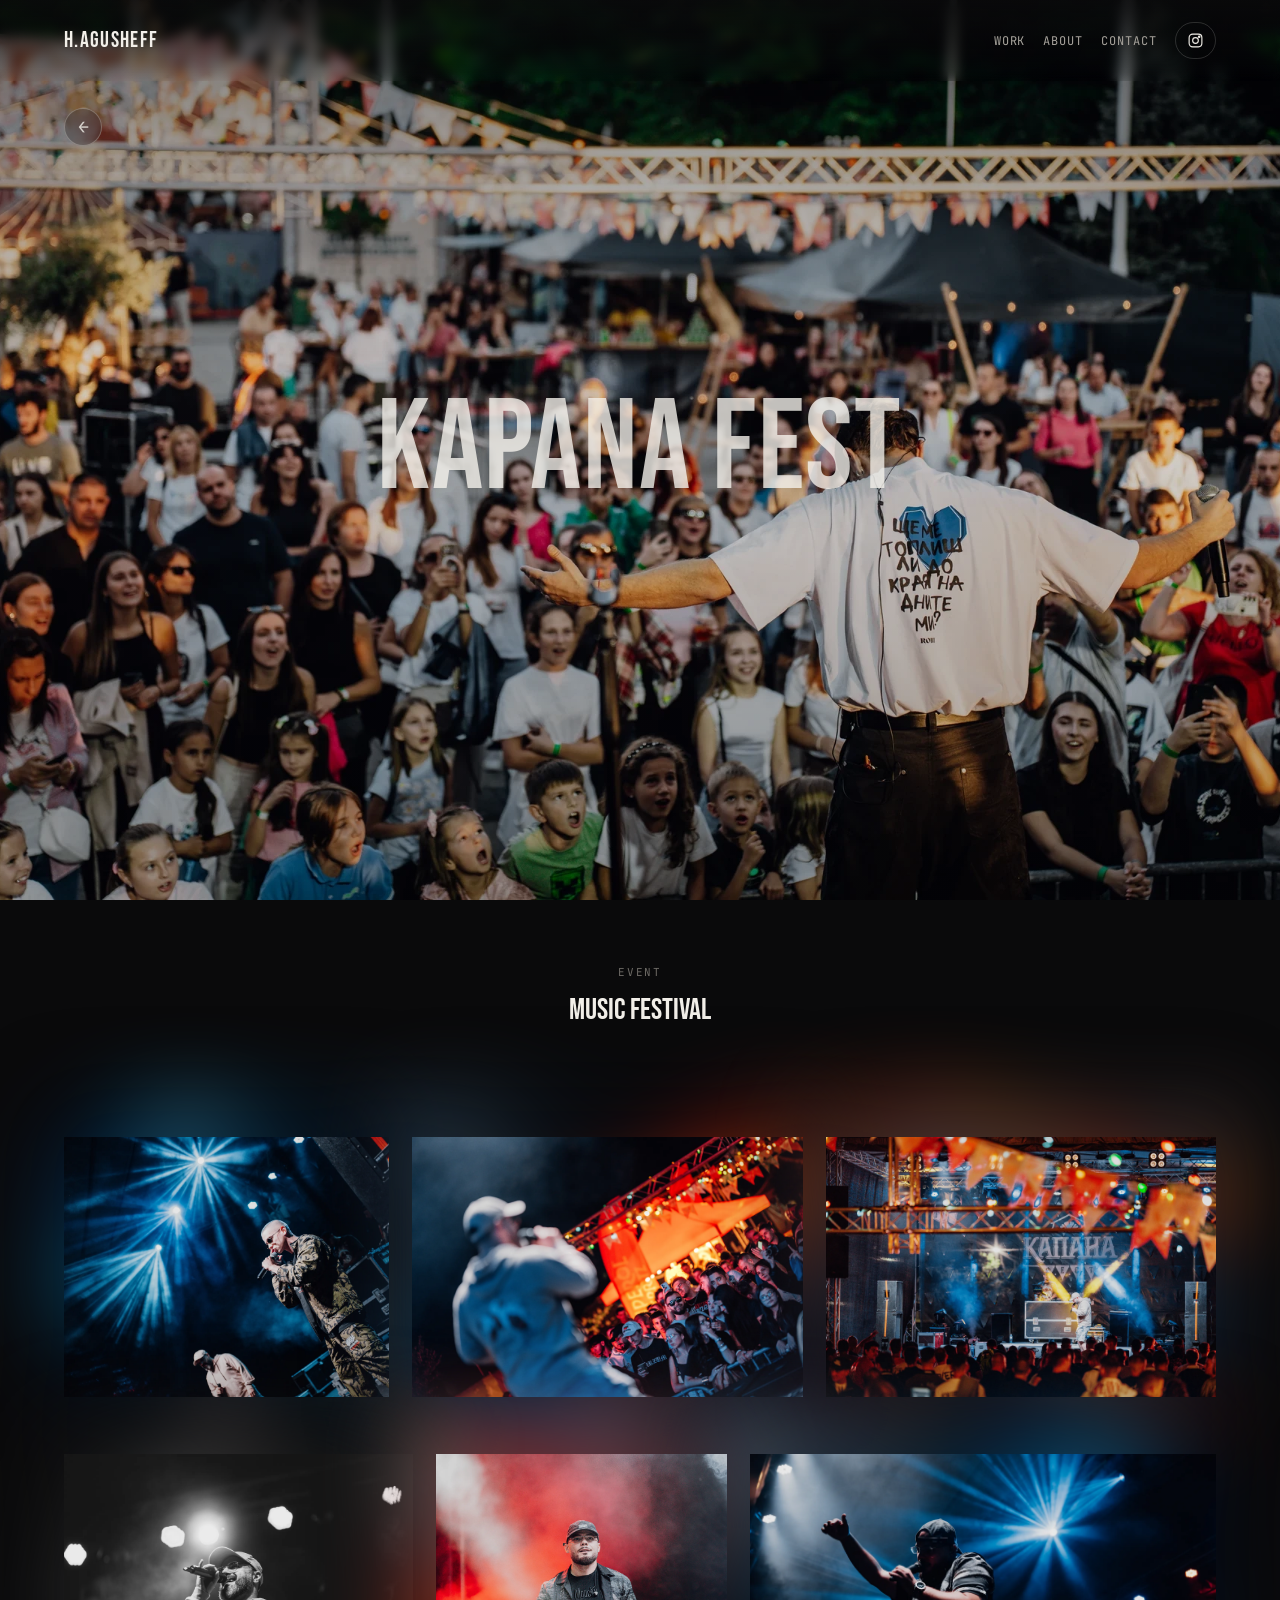
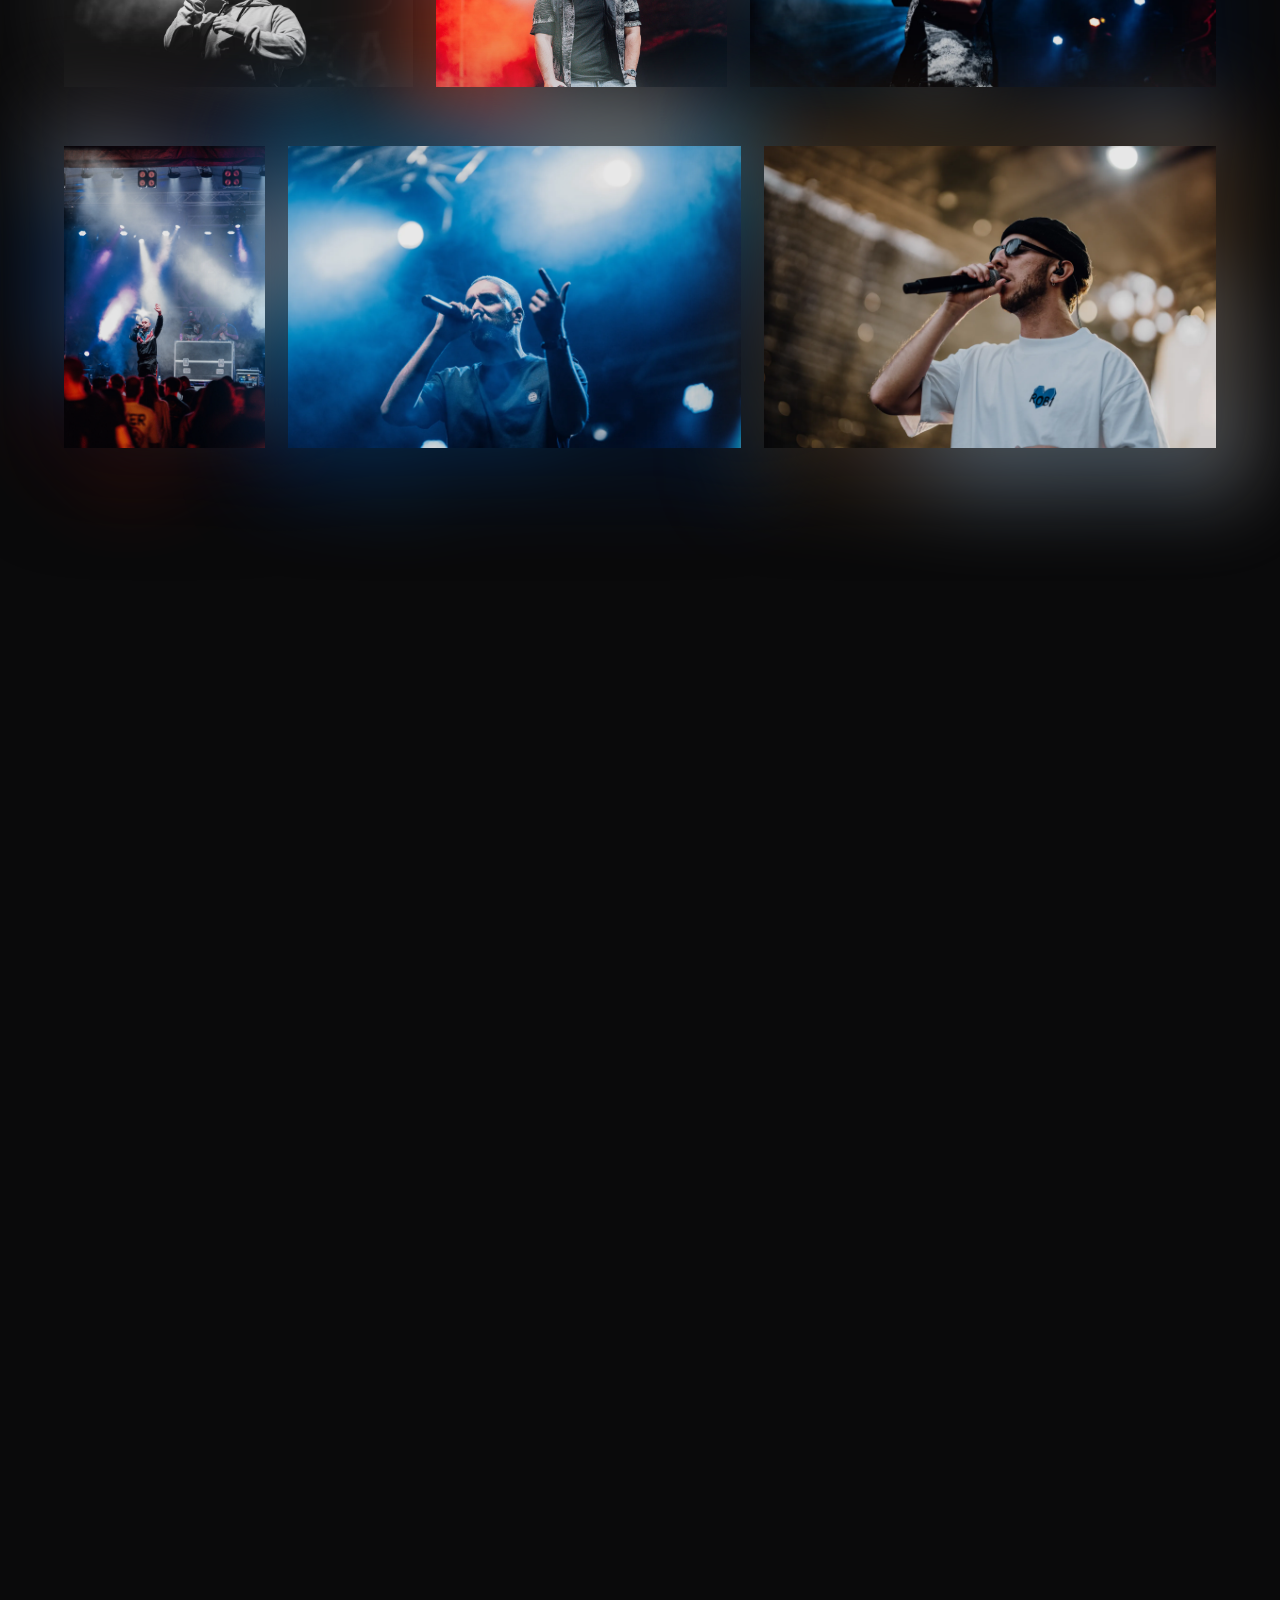
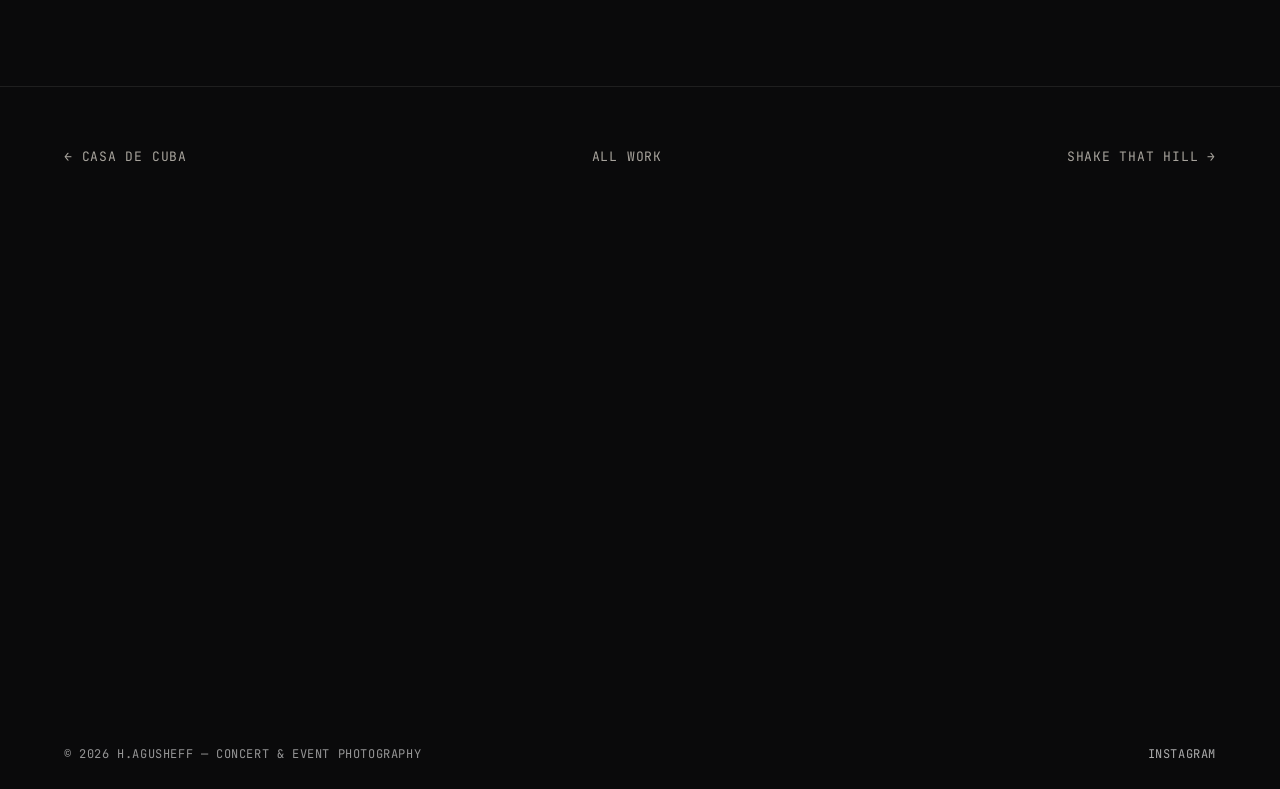
<file: work/kapana-fest-2025.html>
<!doctype html>
<html lang="en">
<head>
<script>try{if(sessionStorage.getItem('hagusheff-project-swipe')==='1'){document.documentElement.classList.add('project-swipe-enter');}}catch(e){}</script>
<meta charset="utf-8">
<script>if("scrollRestoration" in history){history.scrollRestoration="manual";}if(!location.hash){window.scrollTo(0,0);}</script>
<meta name="viewport" content="width=device-width, initial-scale=1">
<title>Kapana Fest — H.Agusheff</title>
<meta name="description" content="Kapana Fest (Music Festival) — concert and event photography by H.Agusheff.">
<link rel="canonical" href="https://h-agusheff.netlify.app/work/kapana-fest-2025.html">
<meta property="og:type" content="article">
<meta property="og:title" content="Kapana Fest — H.Agusheff">
<meta property="og:description" content="Kapana Fest (Music Festival) — concert and event photography by H.Agusheff.">
<meta property="og:url" content="https://h-agusheff.netlify.app/work/kapana-fest-2025.html">
<meta property="og:image" content="https://h-agusheff.netlify.app/images/kapana-fest-2025/cover.webp">
<meta name="twitter:card" content="summary_large_image">
<meta name="twitter:title" content="Kapana Fest — H.Agusheff">
<meta name="twitter:image" content="https://h-agusheff.netlify.app/images/kapana-fest-2025/cover.webp">
<link rel="preconnect" href="https://fonts.googleapis.com">
<link rel="preconnect" href="https://fonts.gstatic.com" crossorigin><link rel="stylesheet" href="https://fonts.googleapis.com/css2?family=Bebas+Neue&family=Inter:wght@300;400;500;600&family=JetBrains+Mono:wght@400;500&family=Instrument+Serif:ital@0;1&family=Playfair+Display:wght@300;400;500&display=swap">
<link rel="icon" href="../favicon.svg" type="image/svg+xml">
<link rel="stylesheet" href="../css/style.css?v=96">
</head>
<body style="--glow-color:#0e2c46;">
<div class="page-transition" aria-hidden="true"></div>
<div class="glow-field" aria-hidden="true"></div>
<nav class="site-nav">
  <a class="nav-mark" href="../index.html">H.AGUSHEFF</a>
  <div class="nav-right">
    <a class="nav-link" href="../index.html#work">Work</a>
    <a class="nav-link" href="../index.html#about">About</a>
    <a class="nav-link" href="../index.html#contact">Contact</a>
    <a class="ig-btn" href="https://www.instagram.com/h.agusheff/" target="_blank" rel="noopener"><svg viewBox="0 0 24 24" fill="none" stroke="currentColor" stroke-width="1.6" aria-hidden="true"><rect x="3" y="3" width="18" height="18" rx="5"/><circle cx="12" cy="12" r="4"/><circle cx="17.2" cy="6.8" r="1"/></svg><span class="sr-only">Instagram</span></a>
    <button class="mobile-menu-toggle" type="button" aria-label="Open menu" aria-expanded="false" aria-controls="mobile-menu">
      <span></span><span></span>
    </button>
  </div>
</nav>
<div class="mobile-menu" id="mobile-menu" aria-hidden="true">
  <div class="mobile-menu-backdrop"></div>
  <div class="mobile-menu-panel">
    <div class="mobile-menu-top">
      <span>Menu</span>
      <button class="mobile-menu-close" type="button" aria-label="Close menu">&times;</button>
    </div>
    <nav class="mobile-menu-links" aria-label="Mobile navigation">
      <a href="../index.html#work">Work <span>↗</span></a>
      <a href="../index.html#about">About <span>↗</span></a>
      <a href="../index.html#contact">Contact <span>↗</span></a>
      <a href="https://www.instagram.com/h.agusheff/" target="_blank" rel="noopener">Instagram <span>↗</span></a>
    </nav>
  </div>
</div>
<main>
<section class="proj-cover proj-enter-slide" aria-label="Kapana Fest cover">
  <a class="cover-back" href="../index.html#work" aria-label="Back to all work">&larr;</a>
  <picture><source media="(min-width: 781px)" srcset="../images/kapana-fest-2025/cover-desktop.webp"><img src="../images/kapana-fest-2025/cover.webp" width="1000" height="1500" alt="Kapana Fest — project cover"></picture>
  <h1 class="proj-cover-title">Kapana Fest</h1>
</section>

<header class="proj-header wrap proj-enter-slide">
  <div class="proj-header-row">
    <div class="proj-meta-block">
      <div class="proj-meta-item"><span class="label">Event</span><span class="value">Music Festival</span></div>
    </div>
  </div>
</header>

<section class="proj-gallery wrap">
  <figure class="reveal" style="--fig-color:#0e2c46" data-ratio="1.250814"><img src="../images/kapana-fest-2025/000.webp" width="1920" height="1535" data-full="../images/kapana-fest-2025/000.webp" data-color="#0e2c46" alt="Kapana Fest photo 1" loading="lazy"></figure>
  <figure class="reveal" style="--fig-color:#383f54" data-ratio="1.500000"><img src="../images/kapana-fest-2025/001.webp" width="1920" height="1280" data-full="../images/kapana-fest-2025/001.webp" data-color="#383f54" alt="Kapana Fest photo 2" loading="lazy"></figure>
  <figure class="reveal" style="--fig-color:#271b23" data-ratio="1.500000"><img src="../images/kapana-fest-2025/002.webp" width="1920" height="1280" data-full="../images/kapana-fest-2025/002.webp" data-color="#271b23" alt="Kapana Fest photo 3" loading="lazy"></figure>
  <figure class="reveal" style="--fig-color:#171717" data-ratio="1.500000"><img src="../images/kapana-fest-2025/003.webp" width="1920" height="1280" data-full="../images/kapana-fest-2025/003.webp" data-color="#171717" alt="Kapana Fest photo 4" loading="lazy"></figure>
  <figure class="reveal" style="--fig-color:#e75f4b" data-ratio="1.250000"><img src="../images/kapana-fest-2025/004.webp" width="1920" height="1536" data-full="../images/kapana-fest-2025/004.webp" data-color="#e75f4b" alt="Kapana Fest photo 5" loading="lazy"></figure>
  <figure class="reveal" style="--fig-color:#133755" data-ratio="2.000000"><img src="../images/kapana-fest-2025/005.webp" width="1920" height="960" data-full="../images/kapana-fest-2025/005.webp" data-color="#133755" alt="Kapana Fest photo 6" loading="lazy"></figure>
  <figure class="reveal" style="--fig-color:#0a1325" data-ratio="0.666898"><img src="../images/kapana-fest-2025/006.webp" width="1920" height="2879" data-full="../images/kapana-fest-2025/006.webp" data-color="#0a1325" alt="Kapana Fest photo 7" loading="lazy"></figure>
  <figure class="reveal" style="--fig-color:#021d41" data-ratio="1.500000"><img src="../images/kapana-fest-2025/007.webp" width="1920" height="1280" data-full="../images/kapana-fest-2025/007.webp" data-color="#021d41" alt="Kapana Fest photo 8" loading="lazy"></figure>
  <figure class="reveal" style="--fig-color:#654d38" data-ratio="1.500000"><img src="../images/kapana-fest-2025/008.webp" width="1920" height="1280" data-full="../images/kapana-fest-2025/008.webp" data-color="#654d38" alt="Kapana Fest photo 9" loading="lazy"></figure>
  <figure class="reveal" style="--fig-color:#71563d" data-ratio="1.250814"><img src="../images/kapana-fest-2025/009.webp" width="1920" height="1535" data-full="../images/kapana-fest-2025/009.webp" data-color="#71563d" alt="Kapana Fest photo 10" loading="lazy"></figure>
  <figure class="reveal" style="--fig-color:#392c29" data-ratio="2.000000"><img src="../images/kapana-fest-2025/010.webp" width="1920" height="960" data-full="../images/kapana-fest-2025/010.webp" data-color="#392c29" alt="Kapana Fest photo 11" loading="lazy"></figure>
  <figure class="reveal" style="--fig-color:#34282b" data-ratio="1.500000"><img src="../images/kapana-fest-2025/011.webp" width="1920" height="1280" data-full="../images/kapana-fest-2025/011.webp" data-color="#34282b" alt="Kapana Fest photo 12" loading="lazy"></figure>
  <figure class="reveal" style="--fig-color:#26315b" data-ratio="1.500000"><img src="../images/kapana-fest-2025/012.webp" width="1920" height="1280" data-full="../images/kapana-fest-2025/012.webp" data-color="#26315b" alt="Kapana Fest photo 13" loading="lazy"></figure>
  <figure class="reveal" style="--fig-color:#657683" data-ratio="1.250814"><img src="../images/kapana-fest-2025/014.webp" width="1920" height="1535" data-full="../images/kapana-fest-2025/014.webp" data-color="#657683" alt="Kapana Fest photo 15" loading="lazy"></figure>
  <figure class="reveal" style="--fig-color:#695453" data-ratio="1.500000"><img src="../images/kapana-fest-2025/015.webp" width="1920" height="1280" data-full="../images/kapana-fest-2025/015.webp" data-color="#695453" alt="Kapana Fest photo 16" loading="lazy"></figure>
  <figure class="reveal" style="--fig-color:#05060a" data-ratio="1.500000"><img src="../images/kapana-fest-2025/016.webp" width="1920" height="1280" data-full="../images/kapana-fest-2025/016.webp" data-color="#05060a" alt="Kapana Fest photo 17" loading="lazy"></figure>
  <figure class="reveal" style="--fig-color:#24181a" data-ratio="1.500000"><img src="../images/kapana-fest-2025/017.webp" width="1920" height="1280" data-full="../images/kapana-fest-2025/017.webp" data-color="#24181a" alt="Kapana Fest photo 18" loading="lazy"></figure>
</section>

<nav class="proj-nav-footer wrap">
  <a href="casa-de-cuba-rum-cigar-tasting.html">&larr; Casa de Cuba</a>
  <a href="../index.html#work">All Work</a>
  <a href="shake-that-hill-2025.html">Shake That Hill &rarr;</a>
</nav>
</main>
<footer class="site-footer">
  <div class="wrap">
    <div class="footer-top reveal">
      <div class="footer-cta">
        <p class="footer-cta-label">Available for concerts, festivals &amp; private events</p>
        <h2>Let&rsquo;s work<br>together.</h2>
      </div>
      <a class="footer-contact-link" href="https://www.instagram.com/h.agusheff/" target="_blank" rel="noopener">@h.agusheff on instagram &nearr;</a>
    </div>
    <div class="footer-bottom">
      <span>&copy; 2026 H.Agusheff &mdash; Concert &amp; Event Photography</span>
      <div class="footer-socials">
        <a href="https://www.instagram.com/h.agusheff/" target="_blank" rel="noopener">Instagram</a>
      </div>
    </div>
  </div>
</footer>
<script src="../js/main.js?v=88"></script>
</body>
</html>
</file>
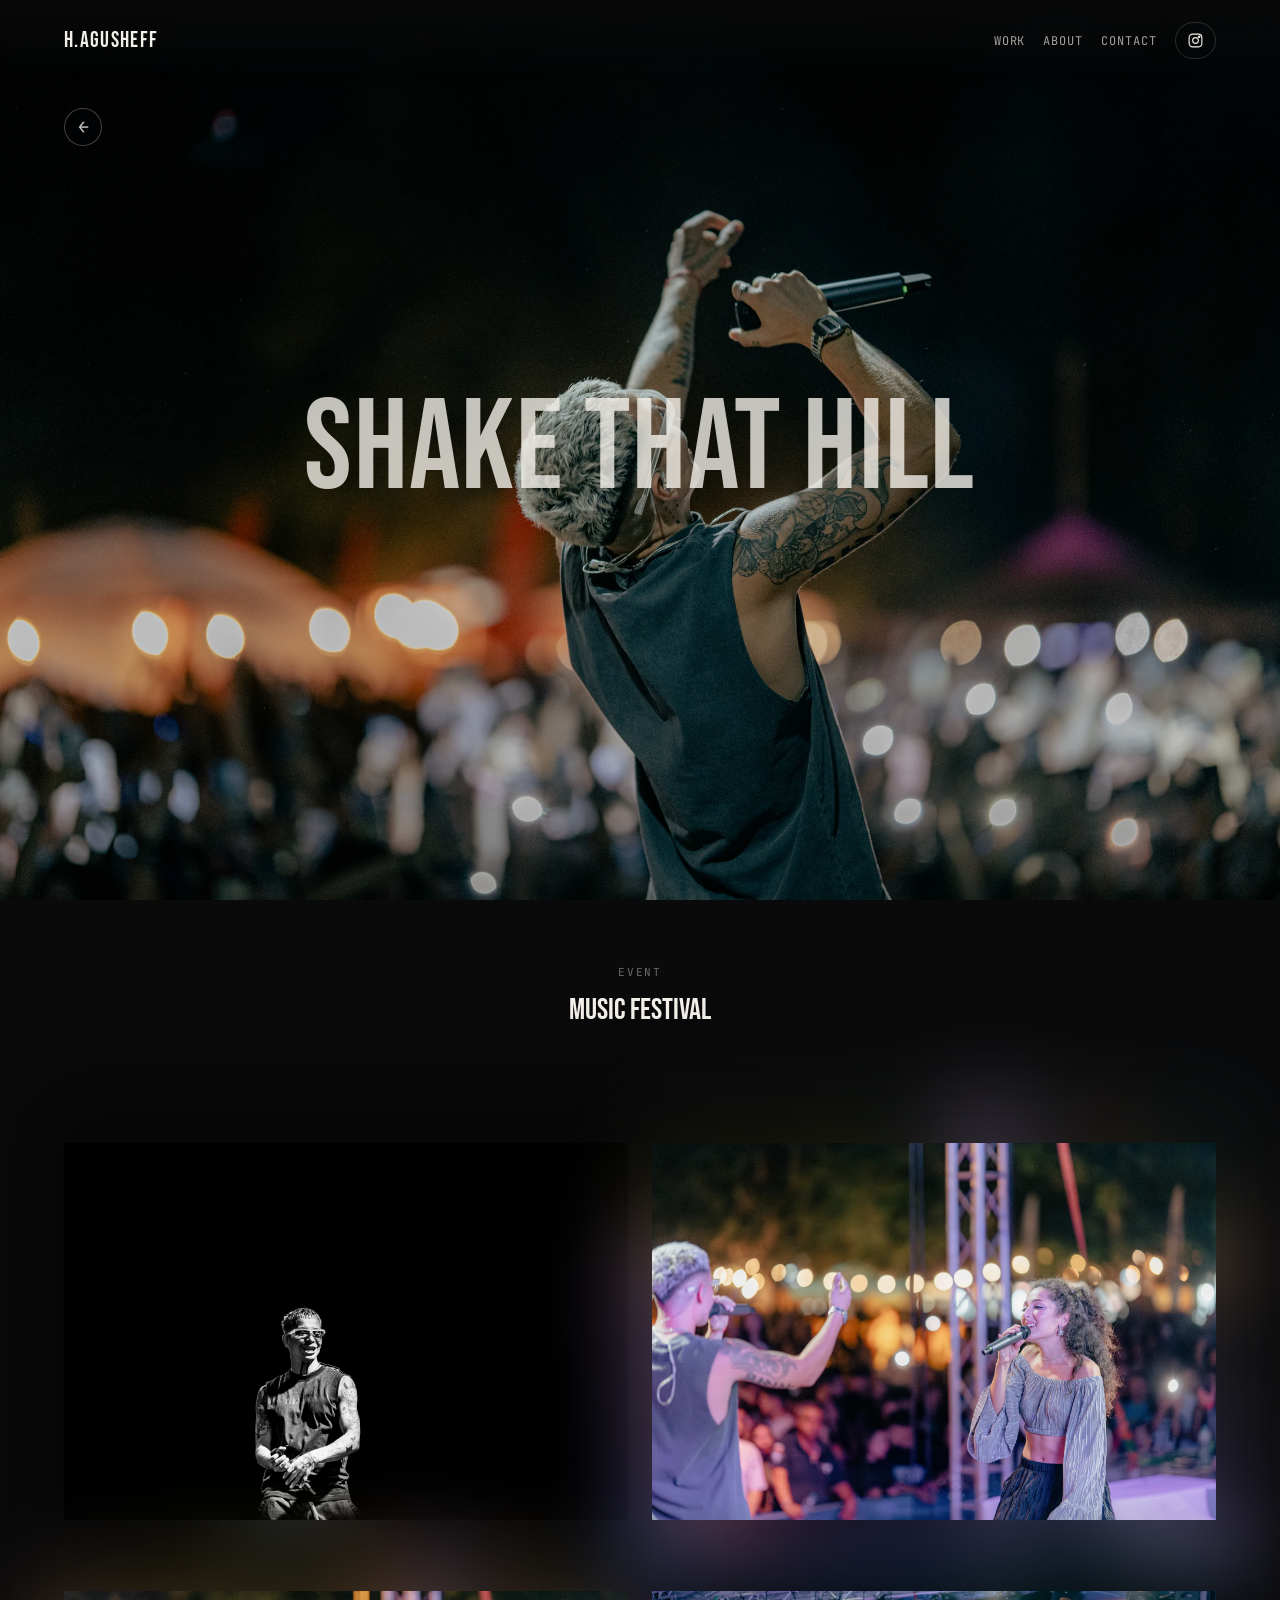
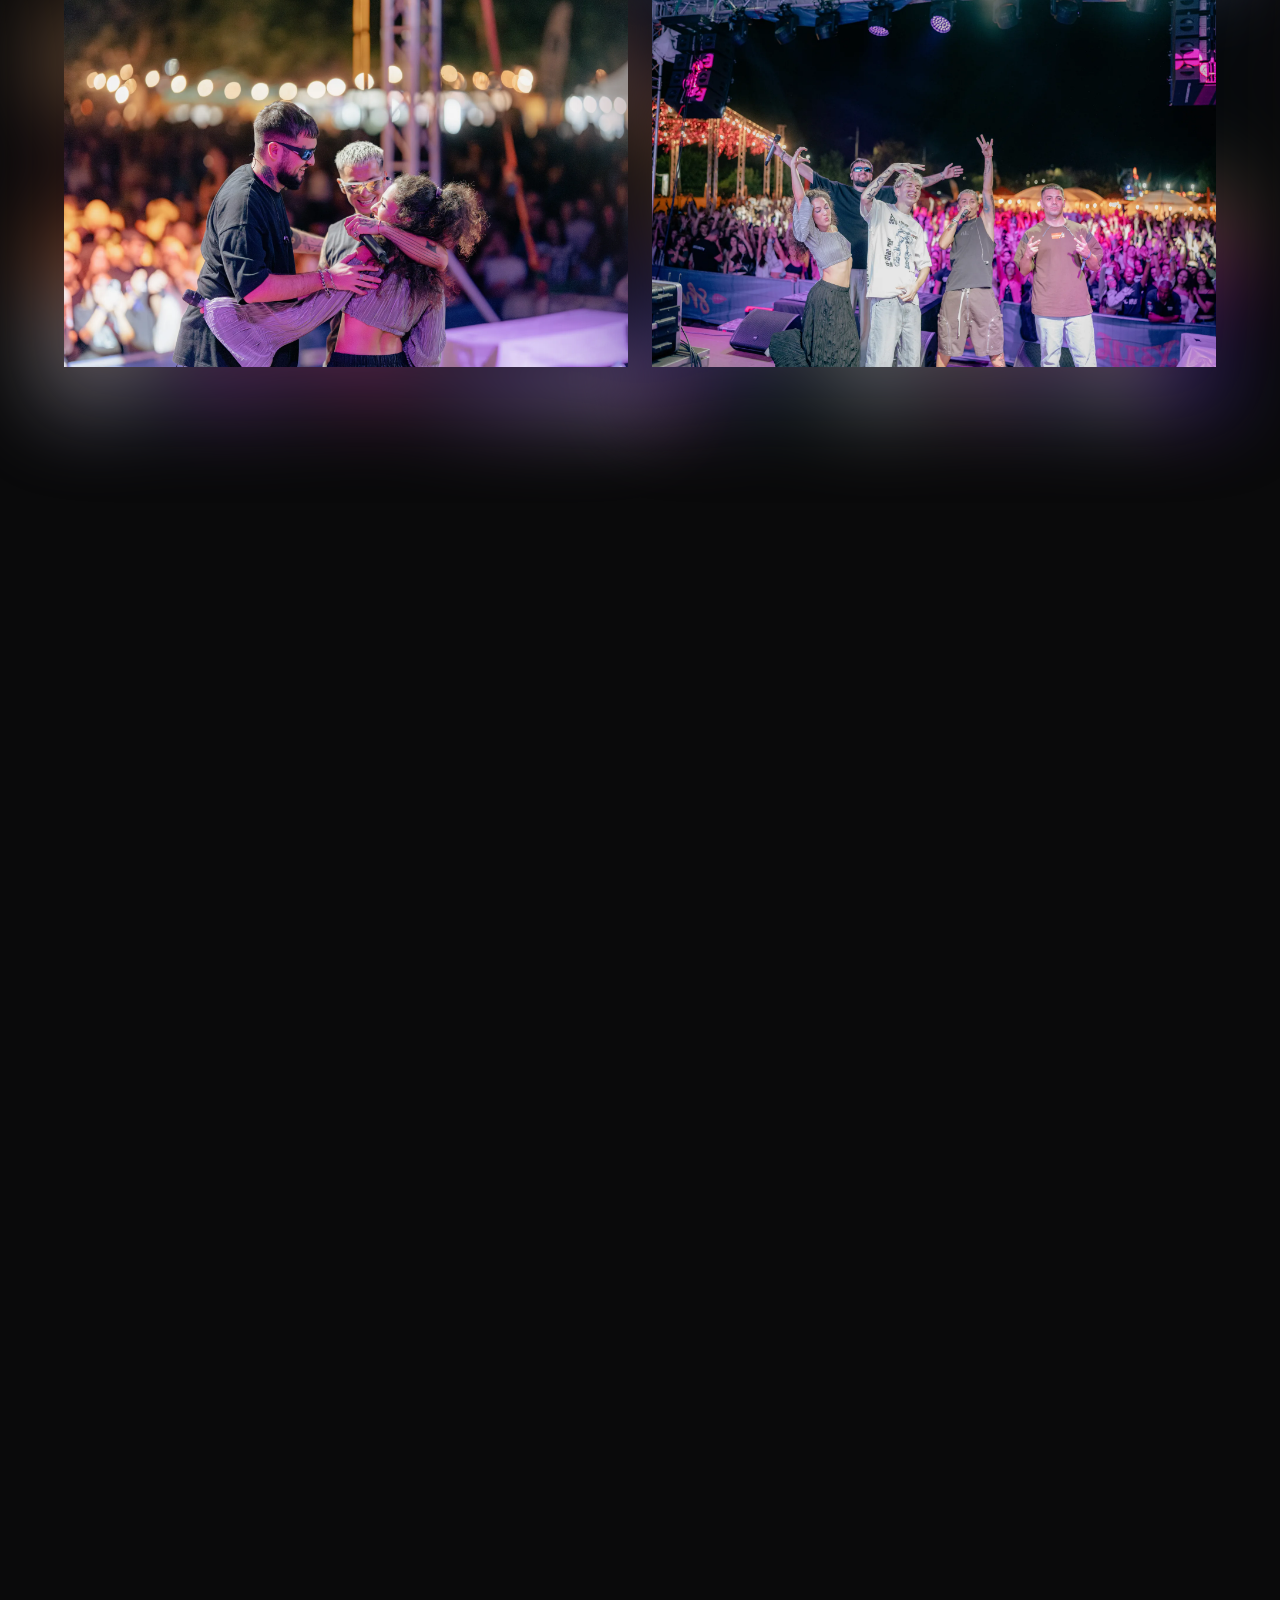
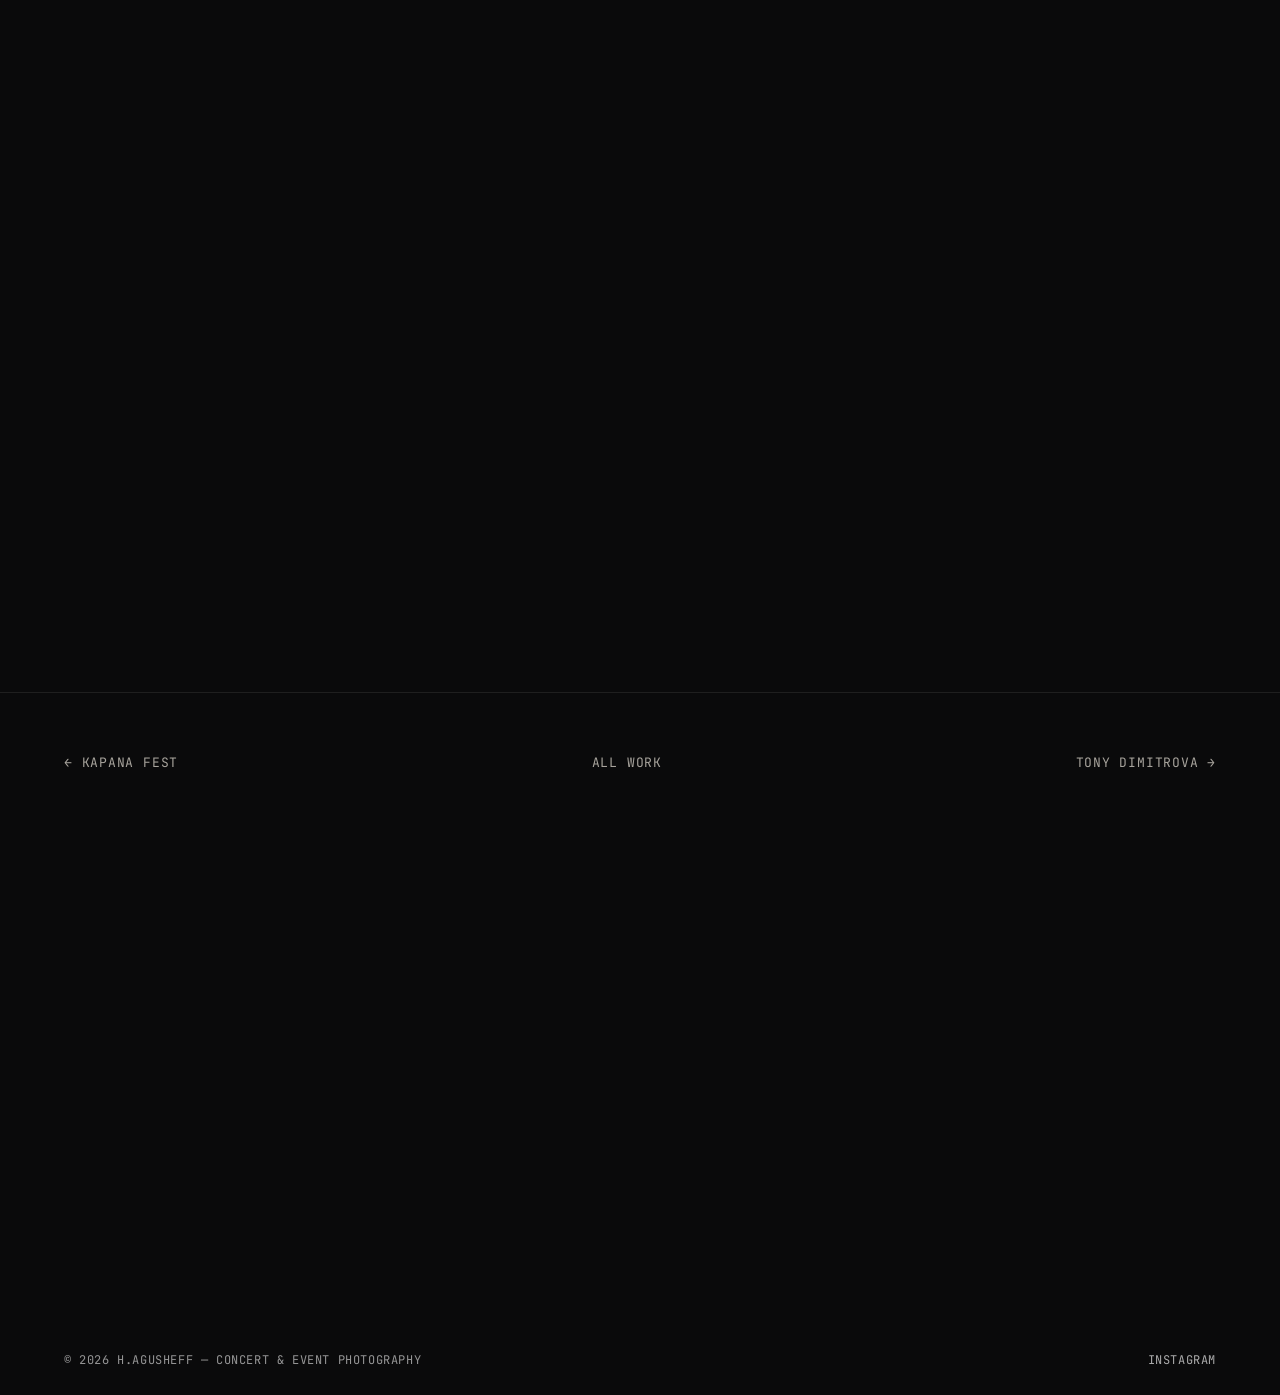
<file: work/shake-that-hill-2025.html>
<!doctype html>
<html lang="en">
<head>
<script>try{if(sessionStorage.getItem('hagusheff-project-swipe')==='1'){document.documentElement.classList.add('project-swipe-enter');}}catch(e){}</script>
<meta charset="utf-8">
<script>if("scrollRestoration" in history){history.scrollRestoration="manual";}if(!location.hash){window.scrollTo(0,0);}</script>
<meta name="viewport" content="width=device-width, initial-scale=1">
<title>Shake That Hill — H.Agusheff</title>
<meta name="description" content="Shake That Hill (Music Festival) — concert and event photography by H.Agusheff.">
<link rel="canonical" href="https://h-agusheff.netlify.app/work/shake-that-hill-2025.html">
<meta property="og:type" content="article">
<meta property="og:title" content="Shake That Hill — H.Agusheff">
<meta property="og:description" content="Shake That Hill (Music Festival) — concert and event photography by H.Agusheff.">
<meta property="og:url" content="https://h-agusheff.netlify.app/work/shake-that-hill-2025.html">
<meta property="og:image" content="https://h-agusheff.netlify.app/images/shake-that-hill-2025/cover.webp">
<meta name="twitter:card" content="summary_large_image">
<meta name="twitter:title" content="Shake That Hill — H.Agusheff">
<meta name="twitter:image" content="https://h-agusheff.netlify.app/images/shake-that-hill-2025/cover.webp">
<link rel="preconnect" href="https://fonts.googleapis.com">
<link rel="preconnect" href="https://fonts.gstatic.com" crossorigin><link rel="stylesheet" href="https://fonts.googleapis.com/css2?family=Bebas+Neue&family=Inter:wght@300;400;500;600&family=JetBrains+Mono:wght@400;500&family=Instrument+Serif:ital@0;1&family=Playfair+Display:wght@300;400;500&display=swap">
<link rel="icon" href="../favicon.svg" type="image/svg+xml">
<link rel="stylesheet" href="../css/style.css?v=96">
</head>
<body style="--glow-color:#000000;">
<div class="page-transition" aria-hidden="true"></div>
<div class="glow-field" aria-hidden="true"></div>
<nav class="site-nav">
  <a class="nav-mark" href="../index.html">H.AGUSHEFF</a>
  <div class="nav-right">
    <a class="nav-link" href="../index.html#work">Work</a>
    <a class="nav-link" href="../index.html#about">About</a>
    <a class="nav-link" href="../index.html#contact">Contact</a>
    <a class="ig-btn" href="https://www.instagram.com/h.agusheff/" target="_blank" rel="noopener"><svg viewBox="0 0 24 24" fill="none" stroke="currentColor" stroke-width="1.6" aria-hidden="true"><rect x="3" y="3" width="18" height="18" rx="5"/><circle cx="12" cy="12" r="4"/><circle cx="17.2" cy="6.8" r="1"/></svg><span class="sr-only">Instagram</span></a>
    <button class="mobile-menu-toggle" type="button" aria-label="Open menu" aria-expanded="false" aria-controls="mobile-menu">
      <span></span><span></span>
    </button>
  </div>
</nav>
<div class="mobile-menu" id="mobile-menu" aria-hidden="true">
  <div class="mobile-menu-backdrop"></div>
  <div class="mobile-menu-panel">
    <div class="mobile-menu-top">
      <span>Menu</span>
      <button class="mobile-menu-close" type="button" aria-label="Close menu">&times;</button>
    </div>
    <nav class="mobile-menu-links" aria-label="Mobile navigation">
      <a href="../index.html#work">Work <span>↗</span></a>
      <a href="../index.html#about">About <span>↗</span></a>
      <a href="../index.html#contact">Contact <span>↗</span></a>
      <a href="https://www.instagram.com/h.agusheff/" target="_blank" rel="noopener">Instagram <span>↗</span></a>
    </nav>
  </div>
</div>
<main>
<section class="proj-cover proj-enter-slide" aria-label="Shake That Hill cover">
  <a class="cover-back" href="../index.html#work" aria-label="Back to all work">&larr;</a>
  <img src="../images/shake-that-hill-2025/cover.webp" width="2400" height="1600" alt="Shake That Hill — project cover">
  <h1 class="proj-cover-title">Shake That Hill</h1>
</section>

<header class="proj-header wrap proj-enter-slide">
  <div class="proj-header-row">
    <div class="proj-meta-block">
      <div class="proj-meta-item"><span class="label">Event</span><span class="value">Music Festival</span></div>
    </div>
  </div>
</header>

<section class="proj-gallery wrap">
  <figure class="reveal" style="--fig-color:#000000" data-ratio="1.500000"><img src="../images/shake-that-hill-2025/000.webp" width="1920" height="1280" data-full="../images/shake-that-hill-2025/000.webp" data-color="#000000" alt="Shake That Hill photo 1" loading="lazy"></figure>
  <figure class="reveal" style="--fig-color:#131a1f" data-ratio="1.500000"><img src="../images/shake-that-hill-2025/001.webp" width="1920" height="1280" data-full="../images/shake-that-hill-2025/001.webp" data-color="#131a1f" alt="Shake That Hill photo 2" loading="lazy"></figure>
  <figure class="reveal" style="--fig-color:#825865" data-ratio="1.500000"><img src="../images/shake-that-hill-2025/002.webp" width="1920" height="1280" data-full="../images/shake-that-hill-2025/002.webp" data-color="#825865" alt="Shake That Hill photo 3" loading="lazy"></figure>
  <figure class="reveal" style="--fig-color:#95748a" data-ratio="1.500000"><img src="../images/shake-that-hill-2025/003.webp" width="1920" height="1280" data-full="../images/shake-that-hill-2025/003.webp" data-color="#95748a" alt="Shake That Hill photo 4" loading="lazy"></figure>
  <figure class="reveal" style="--fig-color:#090808" data-ratio="0.666898"><img src="../images/shake-that-hill-2025/004.webp" width="1920" height="2879" data-full="../images/shake-that-hill-2025/004.webp" data-color="#090808" alt="Shake That Hill photo 5" loading="lazy"></figure>
  <figure class="reveal" style="--fig-color:#151515" data-ratio="1.500000"><img src="../images/shake-that-hill-2025/005.webp" width="1920" height="1280" data-full="../images/shake-that-hill-2025/005.webp" data-color="#151515" alt="Shake That Hill photo 6" loading="lazy"></figure>
  <figure class="reveal" style="--fig-color:#1a3758" data-ratio="1.500000"><img src="../images/shake-that-hill-2025/006.webp" width="1920" height="1280" data-full="../images/shake-that-hill-2025/006.webp" data-color="#1a3758" alt="Shake That Hill photo 7" loading="lazy"></figure>
  <figure class="reveal" style="--fig-color:#102544" data-ratio="1.500000"><img src="../images/shake-that-hill-2025/007.webp" width="1920" height="1280" data-full="../images/shake-that-hill-2025/007.webp" data-color="#102544" alt="Shake That Hill photo 8" loading="lazy"></figure>
  <figure class="reveal" style="--fig-color:#3b3b3b" data-ratio="1.500000"><img src="../images/shake-that-hill-2025/008.webp" width="1920" height="1280" data-full="../images/shake-that-hill-2025/008.webp" data-color="#3b3b3b" alt="Shake That Hill photo 9" loading="lazy"></figure>
  <figure class="reveal" style="--fig-color:#c8b6b5" data-ratio="1.250000"><img src="../images/shake-that-hill-2025/009.webp" width="1920" height="1536" data-full="../images/shake-that-hill-2025/009.webp" data-color="#c8b6b5" alt="Shake That Hill photo 10" loading="lazy"></figure>
  <figure class="reveal" style="--fig-color:#161616" data-ratio="1.500000"><img src="../images/shake-that-hill-2025/010.webp" width="1920" height="1280" data-full="../images/shake-that-hill-2025/010.webp" data-color="#161616" alt="Shake That Hill photo 11" loading="lazy"></figure>
  <figure class="reveal" style="--fig-color:#141414" data-ratio="1.500000"><img src="../images/shake-that-hill-2025/011.webp" width="1920" height="1280" data-full="../images/shake-that-hill-2025/011.webp" data-color="#141414" alt="Shake That Hill photo 12" loading="lazy"></figure>
  <figure class="reveal" style="--fig-color:#141414" data-ratio="1.250814"><img src="../images/shake-that-hill-2025/012.webp" width="1920" height="1535" data-full="../images/shake-that-hill-2025/012.webp" data-color="#141414" alt="Shake That Hill photo 13" loading="lazy"></figure>
  <figure class="reveal" style="--fig-color:#ececec" data-ratio="1.500000"><img src="../images/shake-that-hill-2025/013.webp" width="1920" height="1280" data-full="../images/shake-that-hill-2025/013.webp" data-color="#ececec" alt="Shake That Hill photo 14" loading="lazy"></figure>
  <figure class="reveal" style="--fig-color:#2987ab" data-ratio="0.800333"><img src="../images/shake-that-hill-2025/014.webp" width="1920" height="2399" data-full="../images/shake-that-hill-2025/014.webp" data-color="#2987ab" alt="Shake That Hill photo 15" loading="lazy"></figure>
  <figure class="reveal" style="--fig-color:#09314a" data-ratio="1.500000"><img src="../images/shake-that-hill-2025/015.webp" width="1920" height="1280" data-full="../images/shake-that-hill-2025/015.webp" data-color="#09314a" alt="Shake That Hill photo 16" loading="lazy"></figure>
  <figure class="reveal" style="--fig-color:#4b312a" data-ratio="1.500000"><img src="../images/shake-that-hill-2025/016.webp" width="1920" height="1280" data-full="../images/shake-that-hill-2025/016.webp" data-color="#4b312a" alt="Shake That Hill photo 17" loading="lazy"></figure>
  <figure class="reveal" style="--fig-color:#ebebeb" data-ratio="1.250814"><img src="../images/shake-that-hill-2025/017.webp" width="1920" height="1535" data-full="../images/shake-that-hill-2025/017.webp" data-color="#ebebeb" alt="Shake That Hill photo 18" loading="lazy"></figure>
</section>

<nav class="proj-nav-footer wrap">
  <a href="kapana-fest-2025.html">&larr; Kapana Fest</a>
  <a href="../index.html#work">All Work</a>
  <a href="tony-dimitrova-live.html">Tony Dimitrova &rarr;</a>
</nav>
</main>
<footer class="site-footer">
  <div class="wrap">
    <div class="footer-top reveal">
      <div class="footer-cta">
        <p class="footer-cta-label">Available for concerts, festivals &amp; private events</p>
        <h2>Let&rsquo;s work<br>together.</h2>
      </div>
      <a class="footer-contact-link" href="https://www.instagram.com/h.agusheff/" target="_blank" rel="noopener">@h.agusheff on instagram &nearr;</a>
    </div>
    <div class="footer-bottom">
      <span>&copy; 2026 H.Agusheff &mdash; Concert &amp; Event Photography</span>
      <div class="footer-socials">
        <a href="https://www.instagram.com/h.agusheff/" target="_blank" rel="noopener">Instagram</a>
      </div>
    </div>
  </div>
</footer>
<script src="../js/main.js?v=88"></script>
</body>
</html>
</file>
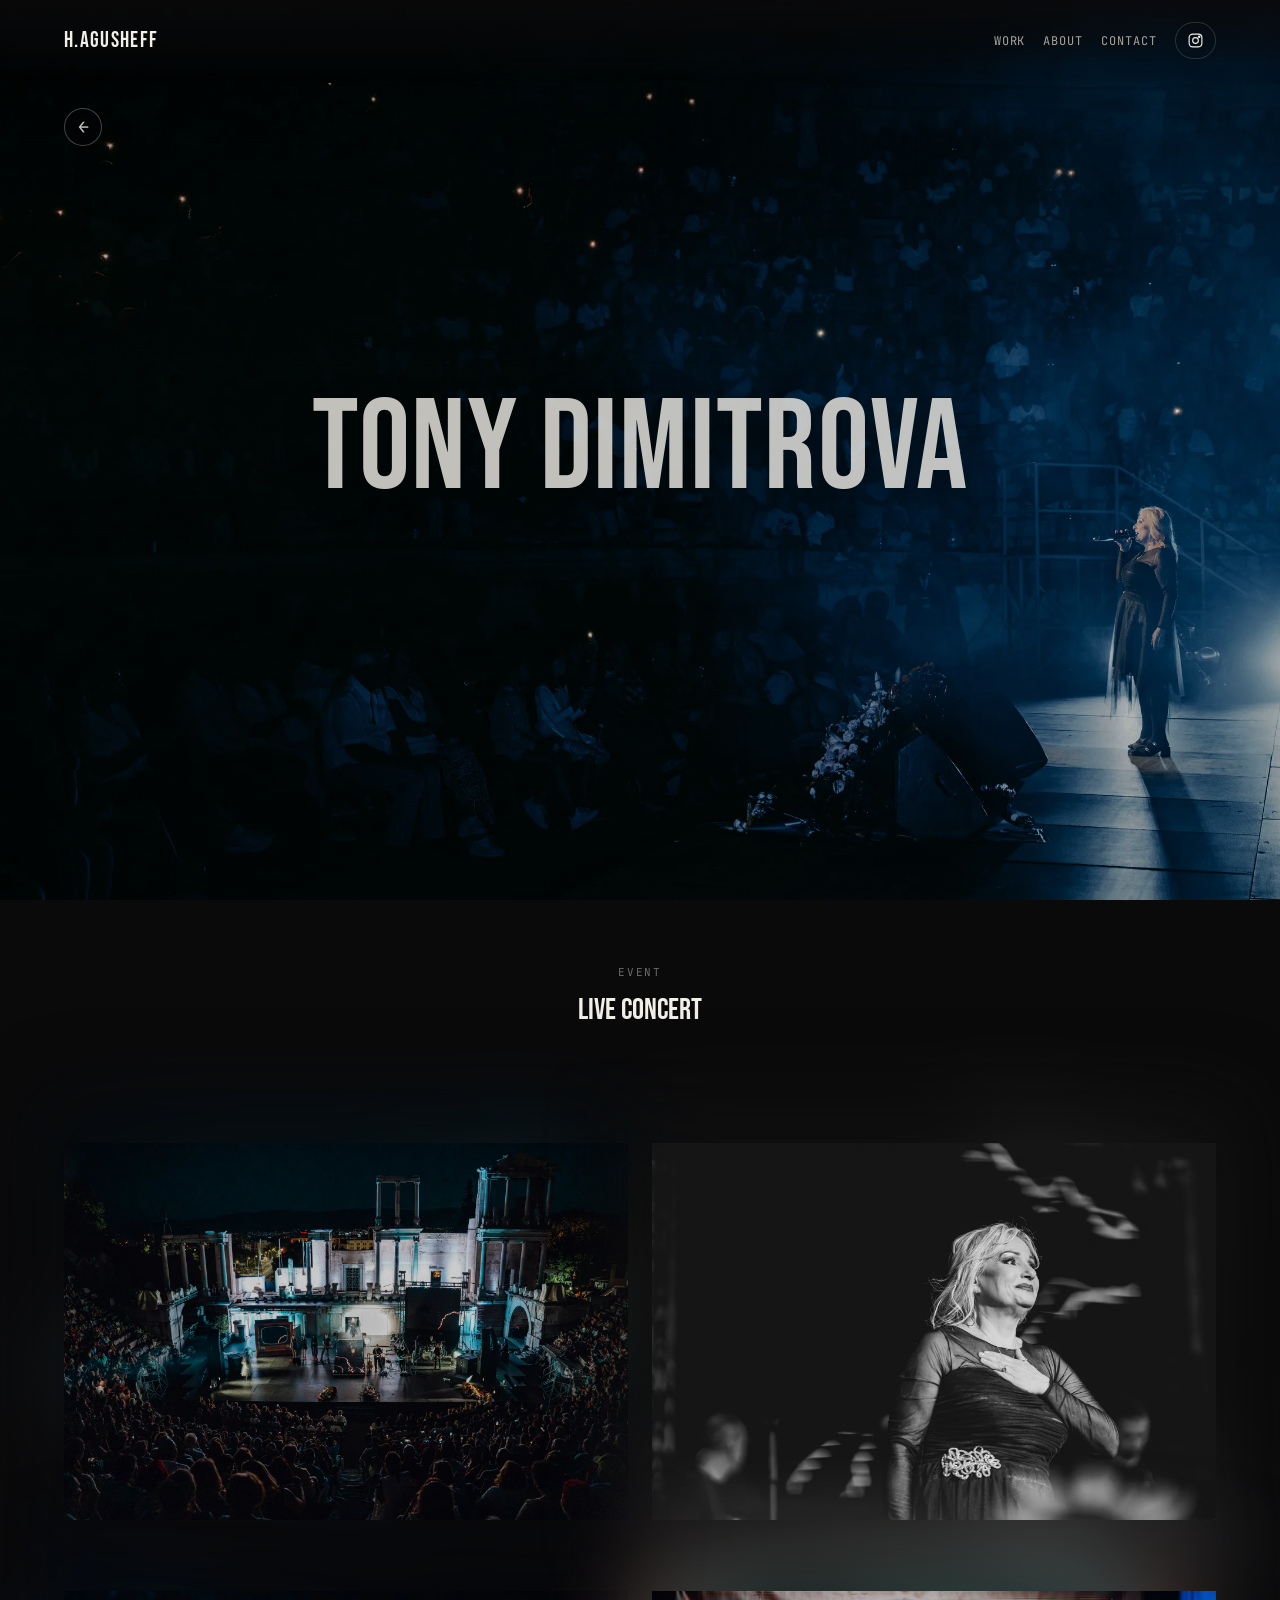
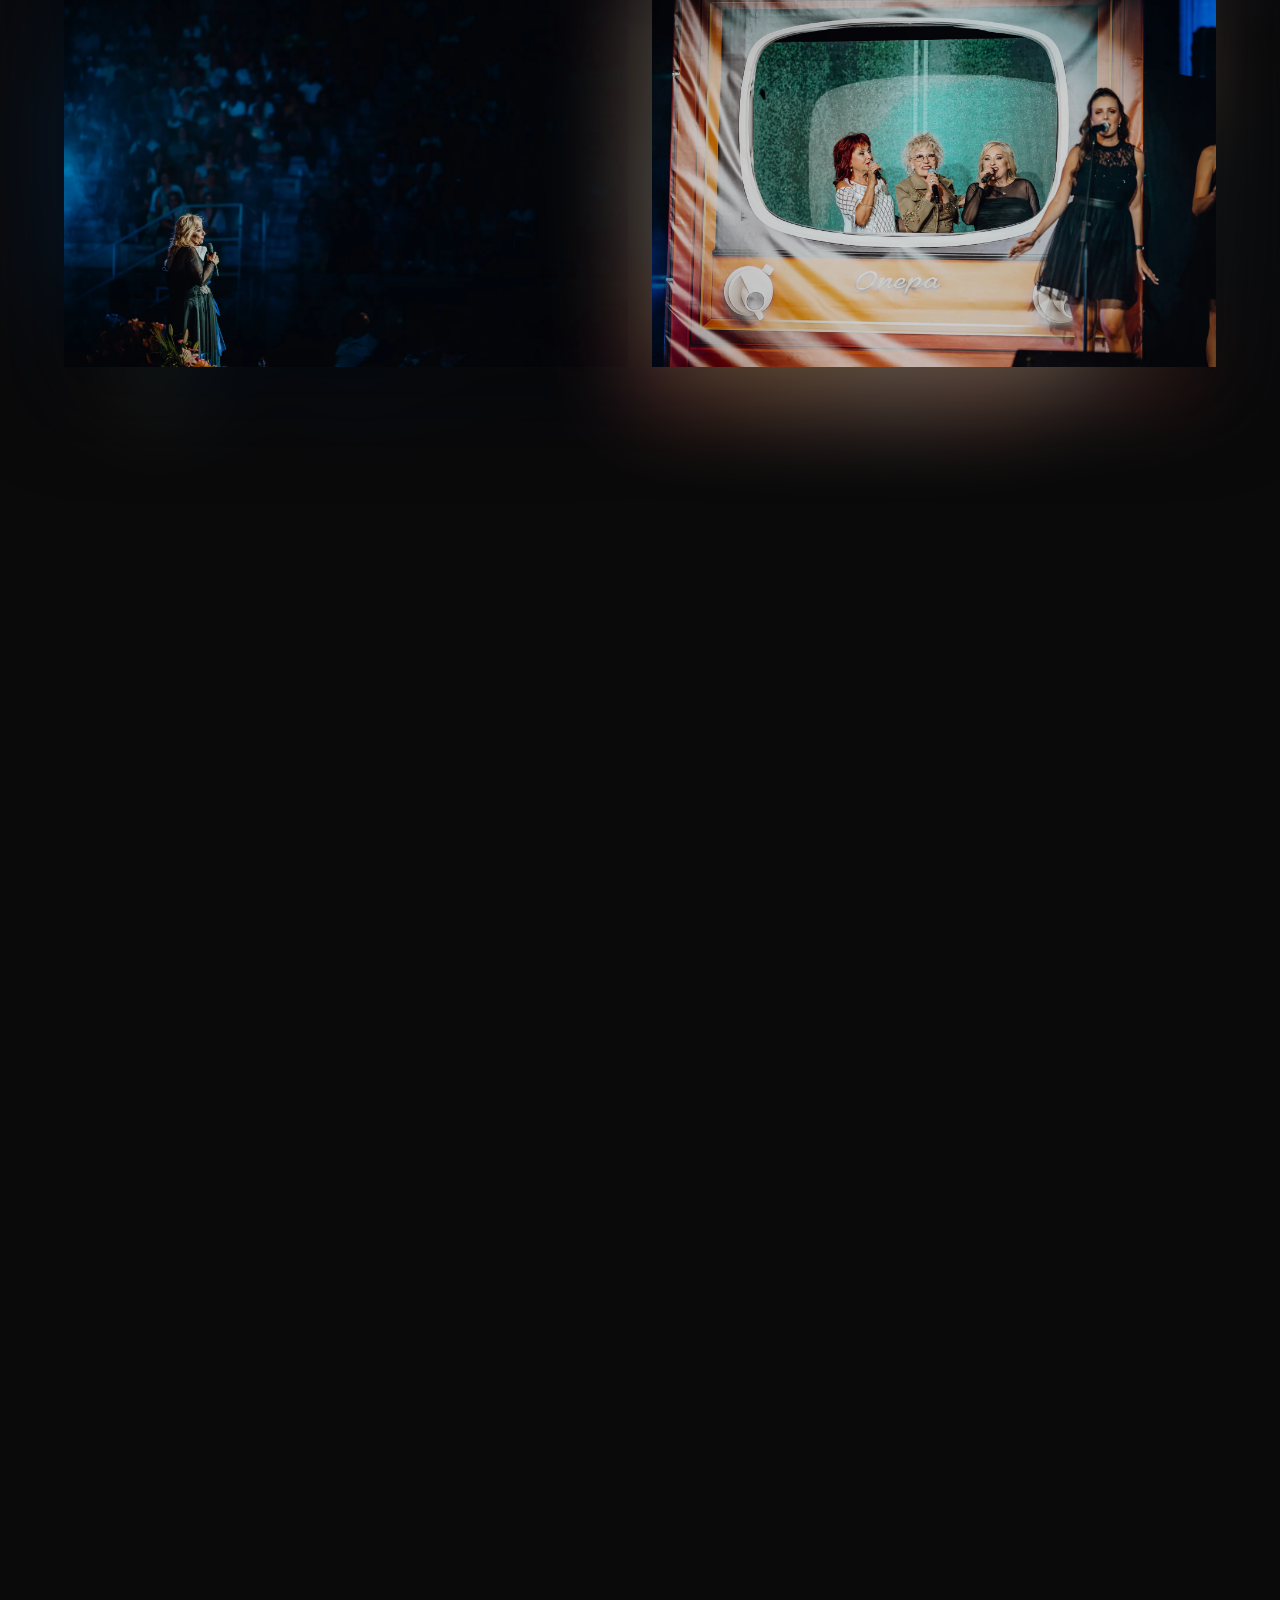
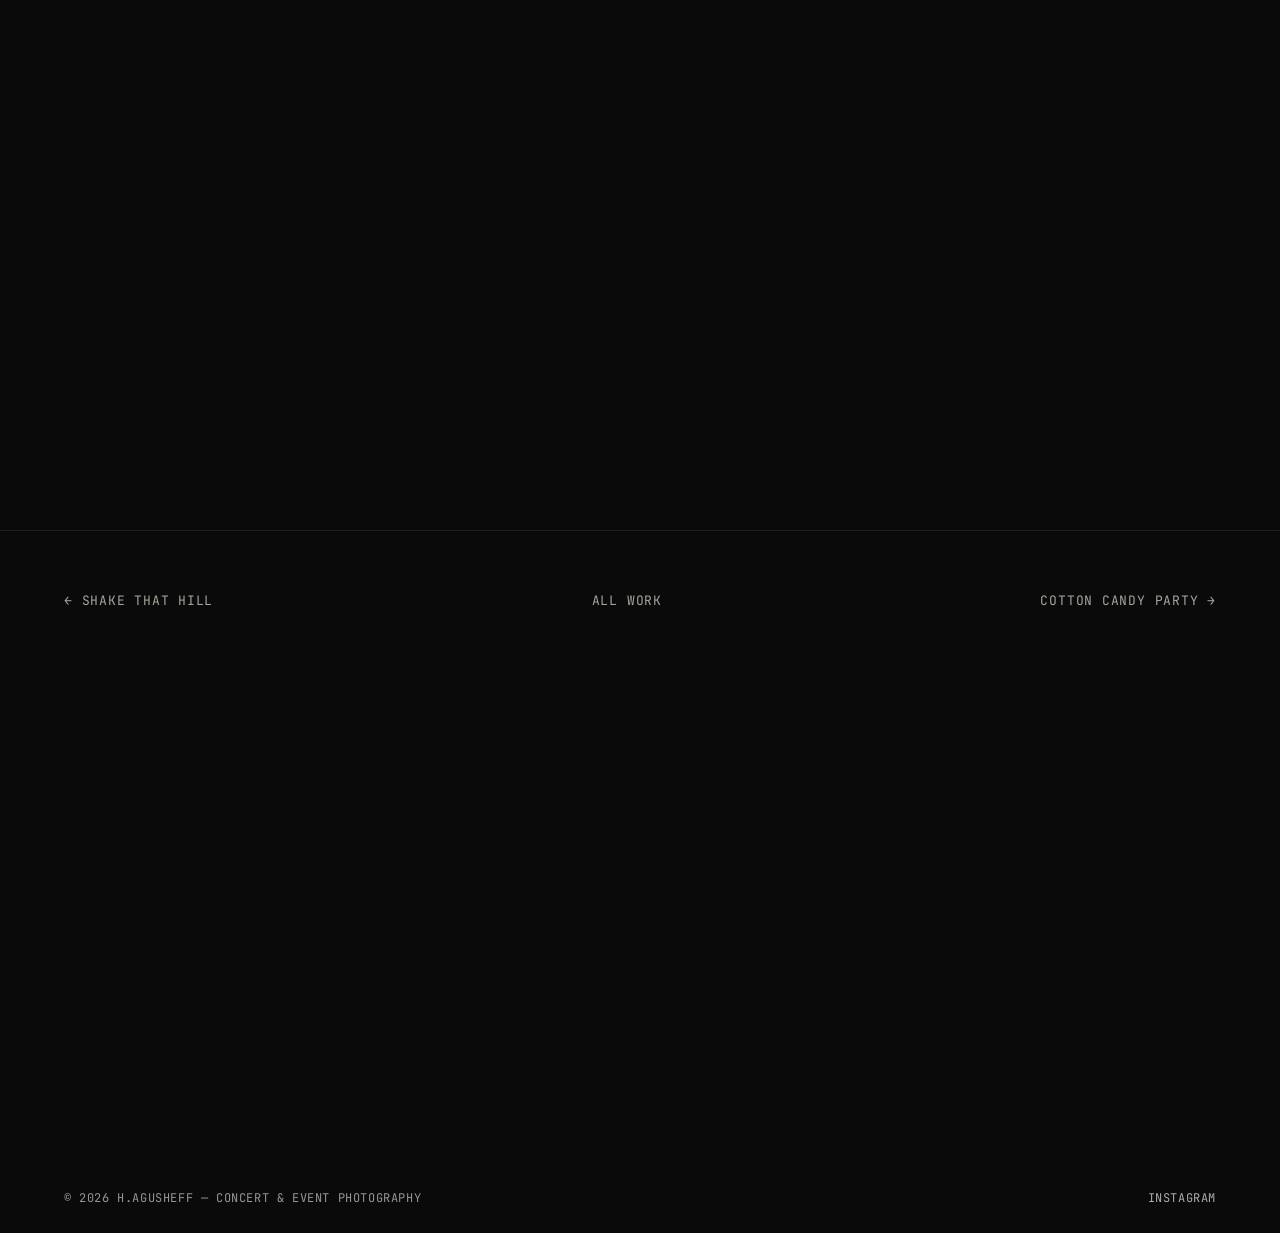
<file: work/tony-dimitrova-live.html>
<!doctype html>
<html lang="en">
<head>
<script>try{if(sessionStorage.getItem('hagusheff-project-swipe')==='1'){document.documentElement.classList.add('project-swipe-enter');}}catch(e){}</script>
<meta charset="utf-8">
<script>if("scrollRestoration" in history){history.scrollRestoration="manual";}if(!location.hash){window.scrollTo(0,0);}</script>
<meta name="viewport" content="width=device-width, initial-scale=1">
<title>Tony Dimitrova — H.Agusheff</title>
<meta name="description" content="Tony Dimitrova — concert and event photography by H.Agusheff.">
<link rel="canonical" href="https://h-agusheff.netlify.app/work/tony-dimitrova-live.html">
<meta property="og:type" content="article"><meta property="og:title" content="Tony Dimitrova — H.Agusheff"><meta property="og:description" content="Tony Dimitrova — concert and event photography by H.Agusheff."><meta property="og:url" content="https://h-agusheff.netlify.app/work/tony-dimitrova-live.html"><meta property="og:image" content="https://h-agusheff.netlify.app/images/tony-dimitrova-live/cover.webp">
<meta name="twitter:card" content="summary_large_image"><meta name="twitter:title" content="Tony Dimitrova — H.Agusheff"><meta name="twitter:image" content="https://h-agusheff.netlify.app/images/tony-dimitrova-live/cover.webp">
<link rel="preconnect" href="https://fonts.googleapis.com"><link rel="preconnect" href="https://fonts.gstatic.com" crossorigin><link rel="stylesheet" href="https://fonts.googleapis.com/css2?family=Bebas+Neue&family=Inter:wght@300;400;500;600&family=JetBrains+Mono:wght@400;500&family=Instrument+Serif:ital@0;1&family=Playfair+Display:wght@300;400;500&display=swap"><link rel="icon" href="../favicon.svg" type="image/svg+xml"><link rel="stylesheet" href="../css/style.css?v=96">
</head>
<body style="--glow-color:#05151e;"><div class="page-transition" aria-hidden="true"></div><div class="glow-field" aria-hidden="true"></div>
<nav class="site-nav">
  <a class="nav-mark" href="../index.html">H.AGUSHEFF</a>
  <div class="nav-right">
    <a class="nav-link" href="../index.html#work">Work</a>
    <a class="nav-link" href="../index.html#about">About</a>
    <a class="nav-link" href="../index.html#contact">Contact</a>
    <a class="ig-btn" href="https://www.instagram.com/h.agusheff/" target="_blank" rel="noopener"><svg viewBox="0 0 24 24" fill="none" stroke="currentColor" stroke-width="1.6" aria-hidden="true"><rect x="3" y="3" width="18" height="18" rx="5"/><circle cx="12" cy="12" r="4"/><circle cx="17.2" cy="6.8" r="1"/></svg><span class="sr-only">Instagram</span></a>
    <button class="mobile-menu-toggle" type="button" aria-label="Open menu" aria-expanded="false" aria-controls="mobile-menu">
      <span></span><span></span>
    </button>
  </div>
</nav>
<div class="mobile-menu" id="mobile-menu" aria-hidden="true">
  <div class="mobile-menu-backdrop"></div>
  <div class="mobile-menu-panel">
    <div class="mobile-menu-top">
      <span>Menu</span>
      <button class="mobile-menu-close" type="button" aria-label="Close menu">&times;</button>
    </div>
    <nav class="mobile-menu-links" aria-label="Mobile navigation">
      <a href="../index.html#work">Work <span>↗</span></a>
      <a href="../index.html#about">About <span>↗</span></a>
      <a href="../index.html#contact">Contact <span>↗</span></a>
      <a href="https://www.instagram.com/h.agusheff/" target="_blank" rel="noopener">Instagram <span>↗</span></a>
    </nav>
  </div>
</div>
<main>
<section class="proj-cover proj-enter-slide" aria-label="Tony Dimitrova cover"><a class="cover-back" href="../index.html#work" aria-label="Back to all work">&larr;</a><img src="../images/tony-dimitrova-live/cover.webp" width="2400" height="1600" alt="Tony Dimitrova — project cover" class="cover-crop-right"><h1 class="proj-cover-title">Tony Dimitrova</h1></section>
<header class="proj-header wrap proj-enter-slide"><div class="proj-header-row"><div class="proj-meta-block"><div class="proj-meta-item"><span class="label">Event</span><span class="value">Live Concert</span></div></div></div></header>
<section class="proj-gallery wrap">
  <figure class="reveal" style="--fig-color:#181d21" data-ratio="1.500000"><img src="../images/tony-dimitrova-live/000.webp" width="1920" height="1280" data-full="../images/tony-dimitrova-live/000.webp" data-color="#181d21" alt="Tony Dimitrova photo 1" loading="lazy"></figure>
  <figure class="reveal" style="--fig-color:#272727" data-ratio="1.500000"><img src="../images/tony-dimitrova-live/001.webp" width="1920" height="1280" data-full="../images/tony-dimitrova-live/001.webp" data-color="#272727" alt="Tony Dimitrova photo 2" loading="lazy"></figure>
  <figure class="reveal" style="--fig-color:#030c16" data-ratio="1.500000"><img src="../images/tony-dimitrova-live/002.webp" width="1920" height="1280" data-full="../images/tony-dimitrova-live/002.webp" data-color="#030c16" alt="Tony Dimitrova photo 3" loading="lazy"></figure>
  <figure class="reveal" style="--fig-color:#63635e" data-ratio="1.500000"><img src="../images/tony-dimitrova-live/003.webp" width="1920" height="1280" data-full="../images/tony-dimitrova-live/003.webp" data-color="#63635e" alt="Tony Dimitrova photo 4" loading="lazy"></figure>
  <figure class="reveal" style="--fig-color:#474544" data-ratio="1.500000"><img src="../images/tony-dimitrova-live/004.webp" width="1920" height="1280" data-full="../images/tony-dimitrova-live/004.webp" data-color="#474544" alt="Tony Dimitrova photo 5" loading="lazy"></figure>
  <figure class="reveal" style="--fig-color:#242c51" data-ratio="1.500000"><img src="../images/tony-dimitrova-live/005.webp" width="1920" height="1280" data-full="../images/tony-dimitrova-live/005.webp" data-color="#242c51" alt="Tony Dimitrova photo 6" loading="lazy"></figure>
  <figure class="reveal" style="--fig-color:#405365" data-ratio="1.500000"><img src="../images/tony-dimitrova-live/006.webp" width="1920" height="1280" data-full="../images/tony-dimitrova-live/006.webp" data-color="#405365" alt="Tony Dimitrova photo 7" loading="lazy"></figure>
  <figure class="reveal" style="--fig-color:#49423b" data-ratio="0.666667"><img src="../images/tony-dimitrova-live/007.webp" width="1280" height="1920" data-full="../images/tony-dimitrova-live/007.webp" data-color="#49423b" alt="Tony Dimitrova photo 8" loading="lazy"></figure>
  <figure class="reveal" style="--fig-color:#2a2a2a" data-ratio="0.666667"><img src="../images/tony-dimitrova-live/008.webp" width="1280" height="1920" data-full="../images/tony-dimitrova-live/008.webp" data-color="#2a2a2a" alt="Tony Dimitrova photo 9" loading="lazy"></figure>
  <figure class="reveal" style="--fig-color:#161213" data-ratio="1.500000"><img src="../images/tony-dimitrova-live/009.webp" width="1920" height="1280" data-full="../images/tony-dimitrova-live/009.webp" data-color="#161213" alt="Tony Dimitrova photo 10" loading="lazy"></figure>
  <figure class="reveal" style="--fig-color:#531e14" data-ratio="0.666667"><img src="../images/tony-dimitrova-live/010.webp" width="1280" height="1920" data-full="../images/tony-dimitrova-live/010.webp" data-color="#531e14" alt="Tony Dimitrova photo 11" loading="lazy"></figure>
  <figure class="reveal" style="--fig-color:#1f1211" data-ratio="0.666667"><img src="../images/tony-dimitrova-live/011.webp" width="1280" height="1920" data-full="../images/tony-dimitrova-live/011.webp" data-color="#1f1211" alt="Tony Dimitrova photo 12" loading="lazy"></figure>
  <figure class="reveal" style="--fig-color:#270e0d" data-ratio="1.500000"><img src="../images/tony-dimitrova-live/012.webp" width="1920" height="1280" data-full="../images/tony-dimitrova-live/012.webp" data-color="#270e0d" alt="Tony Dimitrova photo 13" loading="lazy"></figure>
  <figure class="reveal" style="--fig-color:#58514c" data-ratio="0.666667"><img src="../images/tony-dimitrova-live/013.webp" width="1280" height="1920" data-full="../images/tony-dimitrova-live/013.webp" data-color="#58514c" alt="Tony Dimitrova photo 14" loading="lazy"></figure>
  <figure class="reveal" style="--fig-color:#3b3a36" data-ratio="0.666667"><img src="../images/tony-dimitrova-live/014.webp" width="1280" height="1920" data-full="../images/tony-dimitrova-live/014.webp" data-color="#3b3a36" alt="Tony Dimitrova photo 15" loading="lazy"></figure>
  <figure class="reveal" style="--fig-color:#0e1013" data-ratio="1.500000"><img src="../images/tony-dimitrova-live/015.webp" width="1920" height="1280" data-full="../images/tony-dimitrova-live/015.webp" data-color="#0e1013" alt="Tony Dimitrova photo 16" loading="lazy"></figure>
  <figure class="reveal" style="--fig-color:#443c37" data-ratio="0.666667"><img src="../images/tony-dimitrova-live/016.webp" width="1280" height="1920" data-full="../images/tony-dimitrova-live/016.webp" data-color="#443c37" alt="Tony Dimitrova photo 17" loading="lazy"></figure>
  <figure class="reveal" style="--fig-color:#302724" data-ratio="0.666667"><img src="../images/tony-dimitrova-live/017.webp" width="1280" height="1920" data-full="../images/tony-dimitrova-live/017.webp" data-color="#302724" alt="Tony Dimitrova photo 18" loading="lazy"></figure>
  <figure class="reveal" style="--fig-color:#393734" data-ratio="0.666667"><img src="../images/tony-dimitrova-live/018.webp" width="1280" height="1920" data-full="../images/tony-dimitrova-live/018.webp" data-color="#393734" alt="Tony Dimitrova photo 19" loading="lazy"></figure>
  <figure class="reveal" style="--fig-color:#574d3d" data-ratio="1.500000"><img src="../images/tony-dimitrova-live/019.webp" width="1920" height="1280" data-full="../images/tony-dimitrova-live/019.webp" data-color="#574d3d" alt="Tony Dimitrova photo 20" loading="lazy"></figure>
  <figure class="reveal" style="--fig-color:#53514e" data-ratio="1.500000"><img src="../images/tony-dimitrova-live/020.webp" width="1920" height="1280" data-full="../images/tony-dimitrova-live/020.webp" data-color="#53514e" alt="Tony Dimitrova photo 21" loading="lazy"></figure>
  <figure class="reveal" style="--fig-color:#442115" data-ratio="1.500000"><img src="../images/tony-dimitrova-live/021.webp" width="1920" height="1280" data-full="../images/tony-dimitrova-live/021.webp" data-color="#442115" alt="Tony Dimitrova photo 22" loading="lazy"></figure>
  <figure class="reveal" style="--fig-color:#454545" data-ratio="0.666667"><img src="../images/tony-dimitrova-live/022.webp" width="1280" height="1920" data-full="../images/tony-dimitrova-live/022.webp" data-color="#454545" alt="Tony Dimitrova photo 23" loading="lazy"></figure>
  <figure class="reveal" style="--fig-color:#4f3d36" data-ratio="0.666667"><img src="../images/tony-dimitrova-live/023.webp" width="1280" height="1920" data-full="../images/tony-dimitrova-live/023.webp" data-color="#4f3d36" alt="Tony Dimitrova photo 24" loading="lazy"></figure>
  <figure class="reveal" style="--fig-color:#956550" data-ratio="0.666667"><img src="../images/tony-dimitrova-live/024.webp" width="1280" height="1920" data-full="../images/tony-dimitrova-live/024.webp" data-color="#956550" alt="Tony Dimitrova photo 25" loading="lazy"></figure>
  <figure class="reveal" style="--fig-color:#0c1413" data-ratio="0.666667"><img src="../images/tony-dimitrova-live/025.webp" width="1280" height="1920" data-full="../images/tony-dimitrova-live/025.webp" data-color="#0c1413" alt="Tony Dimitrova photo 26" loading="lazy"></figure>
  <figure class="reveal" style="--fig-color:#312f2d" data-ratio="0.666667"><img src="../images/tony-dimitrova-live/026.webp" width="1280" height="1920" data-full="../images/tony-dimitrova-live/026.webp" data-color="#312f2d" alt="Tony Dimitrova photo 27" loading="lazy"></figure>
  <figure class="reveal" style="--fig-color:#5c4a3f" data-ratio="1.500000"><img src="../images/tony-dimitrova-live/027.webp" width="1920" height="1280" data-full="../images/tony-dimitrova-live/027.webp" data-color="#5c4a3f" alt="Tony Dimitrova photo 28" loading="lazy"></figure>
  <figure class="reveal" style="--fig-color:#321413" data-ratio="0.666667"><img src="../images/tony-dimitrova-live/028.webp" width="1280" height="1920" data-full="../images/tony-dimitrova-live/028.webp" data-color="#321413" alt="Tony Dimitrova photo 29" loading="lazy"></figure>
  <figure class="reveal" style="--fig-color:#53362e" data-ratio="0.666667"><img src="../images/tony-dimitrova-live/029.webp" width="1280" height="1920" data-full="../images/tony-dimitrova-live/029.webp" data-color="#53362e" alt="Tony Dimitrova photo 30" loading="lazy"></figure>
  <figure class="reveal" style="--fig-color:#6a5049" data-ratio="0.666667"><img src="../images/tony-dimitrova-live/030.webp" width="1280" height="1920" data-full="../images/tony-dimitrova-live/030.webp" data-color="#6a5049" alt="Tony Dimitrova photo 31" loading="lazy"></figure>
  <figure class="reveal" style="--fig-color:#2d2f35" data-ratio="0.666667"><img src="../images/tony-dimitrova-live/031.webp" width="1280" height="1920" data-full="../images/tony-dimitrova-live/031.webp" data-color="#2d2f35" alt="Tony Dimitrova photo 32" loading="lazy"></figure>
</section>
<nav class="proj-nav-footer wrap"><a href="shake-that-hill-2025.html">&larr; Shake That Hill</a><a href="../index.html#work">All Work</a><a href="cotton-candy-party.html">Cotton Candy Party &rarr;</a></nav>
</main>
<footer class="site-footer"><div class="wrap"><div class="footer-top reveal"><div class="footer-cta"><p class="footer-cta-label">Available for concerts, festivals &amp; private events</p><h2>Let&rsquo;s work<br>together.</h2></div><a class="footer-contact-link" href="https://www.instagram.com/h.agusheff/" target="_blank" rel="noopener">@h.agusheff on instagram &nearr;</a></div><div class="footer-bottom"><span>&copy; 2026 H.Agusheff &mdash; Concert &amp; Event Photography</span><div class="footer-socials"><a href="https://www.instagram.com/h.agusheff/" target="_blank" rel="noopener">Instagram</a></div></div></div></footer>
<script src="../js/main.js?v=88"></script></body></html>
</file>
<file: css/style.css>
/* ===================================================================
   H.AGUSHEFF — concert & event photography portfolio
   =================================================================== */

/* Fonts are now loaded via <link rel="stylesheet"> in <head> (see all .html files)
   instead of @import here — @import inside CSS is render-blocking because the
   browser must fetch and start parsing this whole stylesheet before it even
   discovers the font request. A <link> in <head> lets the browser's preloader
   find and fetch it in parallel with everything else, right away. */



*, *::before, *::after{
 box-sizing: border-box; 
}

@media (prefers-reduced-motion: reduce){
  html{
 scroll-behavior: auto; 
  
  }
  *, *::before, *::after{
 animation-duration: 0.001ms !important; animation-iteration-count: 1 !important; transition-duration: 0.001ms !important; 
  
  }
}

body{
  margin: 0;
  background: var(--bg);
  color: var(--ink);
  font-family: var(--body);
  font-size: 16px;
  line-height: 1.5;
  -webkit-font-smoothing: antialiased;
  overflow-x: hidden;
}

img{
 max-width: 100%; display: block; 
}

a{
 color: inherit; text-decoration: none; 
}

::selection{
 background: var(--glow-color); color: #0a0a0b; 
}

:focus-visible{
  outline: 2px solid var(--ink);
  outline-offset: 3px;
}

.wrap{
  max-width: var(--container);
  margin: 0 auto;
  padding-left: var(--gutter);
  padding-right: var(--gutter);
}

/* ---------- ambient color-bleed glow layer ---------- */
.glow-field{
  position: fixed;
  inset: 0;
  z-index: 0;
  pointer-events: none;
  overflow: hidden;
}

.glow-field::before,
.glow-field::after{
  content: "";
  position: absolute;
  width: min(75vw, 980px);
  height: min(75vw, 980px);
  border-radius: 50%;
  background: var(--glow-color);
  filter: blur(160px);
  opacity: 0.36;
  transition: background-color 1100ms var(--ease);
  will-change: background-color;
  animation: drift 50s ease-in-out infinite;
}

.glow-field::before{
 top: -14%; left: -14%; 
}

.glow-field::after{
 bottom: -18%; right: -12%; opacity: 0.24; animation-duration: 64s; animation-direction: reverse; 
}

@keyframes drift{
  0%, 100%{ transform: translate(0,0) scale(1); }
  50%{ transform: translate(4%, 5%) scale(1.08); }
}

@media (max-width: 700px){
  :root{
 --gutter: clamp(24px, 6vw, 34px); 
  
  }
  .glow-field::before, .glow-field::after{
 filter: blur(100px); 
  
  }
}

/* ---------- nav ---------- */
.site-nav{
  position: fixed;
  top: 0; left: 0; right: 0;
  z-index: 100;
  display: flex;
  align-items: center;
  justify-content: space-between;
  padding: 22px var(--gutter);
  background: linear-gradient(to bottom, rgba(10,10,11,0.85), rgba(10,10,11,0));
  backdrop-filter: blur(6px);
  transition: padding 300ms var(--ease), background-color 300ms var(--ease);
}

.site-nav.is-scrolled{
  padding-top: 14px;
  padding-bottom: 14px;
  background: rgba(10,10,11,0.72);
  border-bottom: 1px solid var(--line);
}

.nav-mark{
  font-family: var(--display);
  font-size: 22px;
  letter-spacing: 0.06em;
}

/* Project pages: move All Work from the desktop header into the cover image. */
.cover-back{
  position: absolute;
  top: 108px;
  left: var(--gutter);
  z-index: 4;
  display: inline-flex;
  align-items: center;
  justify-content: center;
  width: 38px;
  height: 38px;
  padding: 0;
  border: 1px solid rgba(242,239,233,.28);
  border-radius: 50%;
  background: rgba(8,8,9,.24);
  backdrop-filter: blur(8px);
  font-family: var(--mono);
  font-size: 18px;
  line-height: 1;
  color: rgba(242,239,233,.82);
  transition: background-color 220ms var(--ease), border-color 220ms var(--ease), color 220ms var(--ease), transform 220ms var(--ease);
}

.cover-back:hover{
  color: var(--ink);
  border-color: rgba(242,239,233,.52);
  background: rgba(8,8,9,.42);
  transform: translateY(-1px);
}

.nav-link{
  font-family: var(--mono);
  font-size: 12px;
  letter-spacing: 0.08em;
  text-transform: uppercase;
  color: var(--ink-dim);
  transition: color 200ms var(--ease);
}

.nav-link:hover{
 color: var(--ink); 
}

html{
  scroll-behavior:smooth;
}

#work, #about, #contact{
 scroll-margin-top: 88px; 
}

@media (max-width: 640px){
  .nav-link{
 display:none; 
  
  }
}

.ig-btn:hover{
  border-color: var(--glow-color);
  background: color-mix(in srgb, var(--glow-color) 16%, transparent);
  transform: translateY(-1px);
}

/* ---------- hero ---------- */


@keyframes heroOrbDrift{
  from{ transform: translate3d(-2%, -1%, 0) scale(.96); }
  to{ transform: translate3d(5%, 4%, 0) scale(1.08); }
}

.accent-word{
  color: var(--glow-color);
  transition: color 1100ms var(--ease);
}

.hero-eyebrow{
  font-family: var(--mono);
  font-size: 12px;
  letter-spacing: 0.22em;
  text-transform: uppercase;
  color: var(--ink-dim);
  margin: 0 0 18px;
  display: flex;
  align-items: center;
  gap: 10px;
}

.hero-eyebrow::before{
  content:"";
  width: 26px; height: 1px;
  background: var(--ink-faint);
  display: inline-block;
}



.hero-scroll .line{
  width: 1px; height: 34px;
  background: linear-gradient(to bottom, var(--ink-faint), transparent);
  animation: scrollpulse 2.2s var(--ease) infinite;
}

@keyframes scrollpulse{
  0%,100%{ opacity: .3; }
  50%{ opacity: 1; }
}

/* ---------- section heads ---------- */


.section-head h2{
  font-family: var(--display);
  font-weight: 400;
  font-size: clamp(36px, 6vw, 56px);
  text-transform: uppercase;
  margin: 0;
  letter-spacing: 0.01em;
}

.all-projects-btn{
  appearance: none;
  border: 1px solid var(--line-strong);
  background: transparent;
  color: var(--ink-dim);
  border-radius: 999px;
  padding: 10px 17px;
  font-family: var(--mono);
  font-size: 12px;
  letter-spacing: 0.1em;
  text-transform: uppercase;
  cursor: pointer;
  transition: color 250ms var(--ease), border-color 250ms var(--ease), background-color 250ms var(--ease), transform 200ms var(--ease);
}

.all-projects-btn:hover,
.all-projects-btn[aria-expanded="true"]{
  color: var(--ink);
  border-color: var(--glow-color);
  background: color-mix(in srgb, var(--glow-color) 14%, transparent);
  transform: translateY(-1px);
}

.all-projects-gallery{
  padding-bottom: 90px;
}





.all-projects-item img{
  width: 100%;
  height: auto;
  cursor: zoom-in;
  transition: transform 700ms var(--ease), filter 500ms var(--ease);
}

.all-projects-item figcaption{
  position: absolute;
  left: 0; right: 0; bottom: 0;
  padding: 18px 16px 14px;
  font-family: var(--mono);
  font-size: 10px;
  letter-spacing: .1em;
  text-transform: uppercase;
  color: var(--ink);
  background: linear-gradient(to top, rgba(0,0,0,.72), transparent);
  opacity: 0;
  transition: opacity 250ms var(--ease);
}

.all-projects-item:hover figcaption{
 opacity: 1; 
}

@media (max-width: 900px){
  
}

@media (max-width: 600px){
  
  
}

/* ---------- about / intro strip ---------- */


.intro-strip p{
  font-size: clamp(20px, 2.6vw, 30px);
  line-height: 1.5;
  max-width: 34ch;
  color: var(--ink);
  font-weight: 400;
  margin: 0;
}

.intro-strip p em{
  font-style: normal;
  color: var(--ink-dim);
}

/* ---------- footer / contact ---------- */


.footer-top{
  display: flex;
  justify-content: space-between;
  align-items: flex-end;
  flex-wrap: wrap;
  gap: 40px;
  padding-bottom: 60px;
}



.footer-bottom a:hover{
 color: var(--ink); 
}

.footer-socials{
 display: flex; gap: 22px; 
}

/* ===================================================================
   PROJECT PAGE
   =================================================================== */
.proj-cover{
  position: relative;
  min-height:100vh;
  min-height:100svh;
  width: 100%;
  overflow: hidden;
  background: #080809;
}

.proj-cover::after{
  content: "";
  position: absolute;
  inset: 0;
  background:
    linear-gradient(to bottom, rgba(0,0,0,.46) 0%, rgba(0,0,0,.06) 42%, rgba(0,0,0,.24) 100%);
  pointer-events: none;
}

.proj-cover img{
  position: absolute;
  inset: 0;
  width: 100%;
  height: 100%;
  object-fit: cover;
  object-position: center;
}

.proj-cover-title{
  position: absolute;
  z-index: 2;
  inset: 0;
  display: flex;
  align-items: center;
  justify-content: center;
  width: 100%;
  height: 100%;
  opacity: .8;
  margin: 0;
  padding: 0 var(--gutter);
  text-align: center;
  font-family: var(--display);
  font-weight: 400;
  text-transform: uppercase;
  font-size: clamp(54px, 10vw, 138px);
  line-height: .9;
  letter-spacing: .01em;
  color: rgba(242,239,233,1);
  text-shadow: 0 10px 45px rgba(0,0,0,.28);
}



.proj-header-row{
  display: flex;
  align-items: center;
  justify-content: center;
  gap: 32px;
  flex-wrap: wrap;
}

.proj-meta-block{
  display: flex;
  flex-wrap: wrap;
  align-items: baseline;
  justify-content: center;
  gap: 28px 44px;
  padding-top: 0;
  width: 100%;
}

.proj-meta-item{
  display: flex;
  flex-direction: column;
  align-items: center;
  justify-content: center;
  gap: 7px;
  text-align: center;
}

.proj-meta-item .label{
  font-family: var(--mono);
  font-size: 11px;
  letter-spacing: .16em;
  text-transform: uppercase;
  color: var(--ink-faint);
}

.proj-meta-item .value{
  font-family: var(--display);
  font-size: clamp(22px, 2.4vw, 30px);
  text-transform: uppercase;
  color: var(--ink);
  transition: color 1100ms var(--ease);
}

.proj-gallery{
  position: relative;
  z-index: 2;
  padding-bottom: 80px;
  display: flex;
  flex-direction: column;
  gap: clamp(18px, 2.2vw, 30px);
}

/* Justified rows keep portrait and landscape photographs together in a balanced rhythm. */
.proj-gallery .gallery-row{
  width: 100%;
  display: flex;
  align-items: stretch;
  gap: clamp(12px, 1.8vw, 24px);
}

.proj-gallery .gallery-row figure{
  margin: 0;
  min-width: 0;
  position: relative;
  isolation: isolate;
  overflow: visible;
}



.proj-gallery .gallery-row figure:hover img{
 transform: scale(1.008); 
}

@media (max-width: 900px){
  .proj-gallery{
 gap: 16px; 
  
  }
  .proj-gallery .gallery-row{
 gap: 12px; 
  
  }
}

@media (max-width: 700px){
  .proj-cover-title{
 top: 96px; width: 100%; 
  
  }
  .proj-header{
 padding-top: 28px; padding-bottom: 58px; 
  
  }
  .proj-meta-block{
  flex-direction:column;
  gap:16px 24px;
  
  }
  .proj-meta-item{
 text-align: center; align-items: center; 
  
  }
  .proj-gallery .gallery-row{
 gap: 10px; 
  
  }
}

.proj-nav-footer a{
 color: var(--ink-dim); transition: color 200ms var(--ease); 
}

.proj-nav-footer a:hover{
 color: var(--ink); 
}

/* ---------- lightbox ---------- */
.lightbox{
  position: fixed; inset: 0;
  z-index: 200;
  background: rgba(6,6,7,0.96);
  display: flex;
  align-items: center;
  justify-content: center;
  padding: 40px;
  opacity: 0;
  pointer-events: none;
  transition: opacity 260ms var(--ease);
}

.lightbox.is-open{
 opacity: 1; pointer-events: all; 
}

.lightbox img{
  max-width: 100%;
  max-height: 88vh;
  border-radius: 3px;
  box-shadow: 0 40px 100px rgba(0,0,0,0.6);
}



/* ---------- reveal-on-scroll ---------- */
.reveal{
  opacity: 0;
  transform: translateY(24px);
  transition: opacity 800ms var(--ease), transform 800ms var(--ease);
}

.reveal.is-visible{
  opacity: 1;
  transform: translateY(0);
}

main{
 position: relative; z-index: 1; 
}

/* ---------- standalone all-projects page ---------- */


.all-projects-page .section-head h1{
  margin: 8px 0 0;
  font-family: var(--display);
  font-weight: 400;
  font-size: clamp(46px, 8vw, 92px);
  line-height: .92;
  text-transform: uppercase;
}

/* ---------- refined hero ---------- */


.hero-accent-line{
  display:inline-block;
  font-family:var(--body);
  font-size:.96em;
  letter-spacing:.01em;
}



.hero-bottom .hero-scroll{
 margin-top:0; 
}

/* ---------- editorial photographer intro ---------- */


.intro-lead{
  max-width:18ch;
  margin:0;
  font-family:var(--display);
  font-size:clamp(38px,6vw,78px);
  line-height:.98;
  text-transform:uppercase;
  letter-spacing:.01em;
}

.intro-lead strong{
 font-weight:400; color:var(--ink); 
}

.intro-lead em{
 font-style:normal; color:#e56b32; 
}

/* ---------- project navigation / mobile gutters ---------- */
.proj-header{
  padding: clamp(34px, 5vw, 64px) 0 clamp(52px, 7vw, 92px);
  position: relative;
  z-index: 2;
  padding-left: var(--gutter);
  padding-right: var(--gutter);
}

.proj-nav-footer{
  display:flex;
  justify-content:space-between;
  align-items:center;
  padding:60px 0;
  border-top:1px solid var(--line);
  font-family:var(--mono);
  font-size:13px;
  letter-spacing:0.06em;
  text-transform:uppercase;
  padding-left:var(--gutter);
  padding-right:var(--gutter);
  gap:24px;
}

/* ---------- unmistakable lightbox close control ---------- */
.lightbox-close{
  position: absolute;
  top: 26px;
  right: var(--gutter);
  width: 42px;
  height: 42px;
  border-radius: 50%;
  border: 1px solid var(--line-strong);
  display: flex;
  align-items: center;
  justify-content: center;
  color: var(--ink);
  z-index: 5;
  appearance: none;
  background: rgba(10,10,11,.82);
  backdrop-filter: blur(14px) saturate(1.15);
  -webkit-backdrop-filter: blur(14px) saturate(1.15);
  cursor: pointer;
  padding: 0;
  box-shadow: 0 8px 30px rgba(0,0,0,.35);
  transition: transform 180ms var(--ease), background-color 180ms var(--ease), border-color 180ms var(--ease);
}

.lightbox-close:hover{
 transform:scale(1.06); background:rgba(10,10,11,.96); border-color:rgba(242,239,233,.6); 
}

.lightbox-close svg{
  width:20px;
  height:20px;
  stroke-width:2.2;
}

@media (max-width:780px){
  
  .intro-lead{
 max-width:15ch; 
  
  }
  .proj-nav-footer{
 padding-top:44px; padding-bottom:44px; 
  
  }
}

@media (max-width:600px){
  .lightbox-close svg{
 width:21px; height:21px; 
  
  }
  .proj-nav-footer a:nth-child(2){
 order:3; width:100%; text-align:center; 
  
  }
  
}





/* The opening hero copy lifts away as the visitor starts exploring. */


/* Make the hero departure feel intentional rather than abrupt. */


@media (prefers-reduced-motion: reduce){
  .hero-copy-motion{
  transform:none;
  opacity:1;
  filter:none;
  
  }
}

/* ---------- final hero / contact refinement ---------- */
.hero-copy-motion{
  transition: none;
  transform: translate3d(0, var(--hero-scroll-y, 0px), 0);
  opacity: 1;
  filter: none;
  will-change: transform;
}

.hero-kicker,
.hero-scroll{
  color:rgba(255,255,255,.64);
}

.footer-cta-label{
  font-family:var(--mono);
  font-size:12px;
  letter-spacing:0.16em;
  text-transform:uppercase;
  color:rgba(255,255,255,.64);
  margin:0 0 18px;
}

.footer-bottom a{
  color:rgba(255,255,255,.66);
  transition:color 200ms var(--ease);
}



.contact-panel-top{
  position:relative;
  z-index:1;
  display:flex;
  justify-content:space-between;
  align-items:center;
  gap:24px;
  margin-bottom:clamp(42px,7vw,92px);
}

.contact-panel-main{
  position:relative;
  z-index:1;
  display:grid;
  grid-template-columns:minmax(0,1.35fr) minmax(220px,.65fr);
  gap:clamp(40px,9vw,150px);
  align-items:end;
}

.footer-cta h2{
  font-family:var(--display);
  font-weight:400;
  text-transform:uppercase;
  font-size:clamp(52px,8.6vw,118px);
  line-height:.88;
  margin:0;
  max-width:10ch;
}

.footer-cta h2 span{
  color:rgba(255,255,255,.42);
}

.contact-note{
  max-width:43ch;
  margin:30px 0 0;
  color:rgba(255,255,255,.58);
  font-size:clamp(14px,1.3vw,17px);
  line-height:1.7;
}

.footer-contact-link{
  font-family:var(--body);
  font-size:inherit;
  text-transform:none;
  border-bottom:1px solid rgba(255,255,255,.24);
  padding-bottom:4px;
  transition:border-color 250ms var(--ease), color 250ms var(--ease);
  white-space:nowrap;
  display:flex;
  flex-direction:column;
  align-items:flex-start;
  gap:13px;
  width:max-content;
  max-width:100%;
  padding:0 0 12px;
  color:rgba(255,255,255,.78);
}

.footer-contact-link span{
  font-family:var(--display);
  font-size:clamp(30px,4vw,52px);
  line-height:1;
  letter-spacing:.01em;
}

.footer-contact-link b{
  font-family:var(--mono);
  font-size:11px;
  font-weight:400;
  letter-spacing:.13em;
  text-transform:uppercase;
  color:rgba(255,255,255,.58);
  transition:color 250ms var(--ease), transform 250ms var(--ease);
}

.footer-contact-link:hover{
  border-color:var(--glow-color);
  color:var(--ink);
}

.footer-contact-link:hover b{
  color:var(--glow-color);
  transform:translateX(4px);
}

/* ---------- final responsive gallery + clean background polish ---------- */
/* The contact glow is allowed to breathe beyond the content container so the
   page does not end in a hard-edged rectangle. */
.contact-panel{
  position: relative;
  padding-top: clamp(28px,4vw,54px);
  padding-right: 0;
  padding-bottom: clamp(42px,6vw,76px);
  padding-left: 0;
  border-top: 1px solid var(--line-strong);
  border-bottom: 1px solid var(--line);
  overflow: visible;
}

.contact-panel::before{
  content:"";
  position:absolute;
  inset:0;
  background:radial-gradient(42% 50% at 90% 88%, var(--glow-color) 0%, transparent 70%);
  opacity:.16;
  pointer-events:none;
  transition:background-color 1100ms var(--ease);
  width:auto;
  height:auto;
  right:auto;
  bottom:auto;
  filter:none;
}

/* Keep the photograph glow soft, without the dark horizontal 'line' under images. */
.proj-gallery .gallery-row figure::before{
  content: "";
  position: absolute;
  z-index: -1;
  border-radius: 18px;
  background-image: var(--photo-bg);
  background-size: cover;
  background-position: center;
  transform: scale(.98);
  pointer-events: none;
  inset: -34px;
  filter: blur(42px) saturate(1.3);
  opacity: .44;
}

.proj-gallery .gallery-row img{
  display:block;
  width:100%;
  height:100%;
  object-fit:contain;
  border-radius:4px;
  cursor:zoom-in;
  box-shadow:none;
  transition:box-shadow 600ms var(--ease), transform 500ms var(--ease);
}

@media (max-width: 900px){
  :root{
 --gutter: clamp(20px, 5vw, 34px); 
  
  }
  .wrap{
 width: 100%; 
  
  }
  .site-nav{
 padding-top: 16px; padding-bottom: 16px; 
  
  }
  .hero{
 padding-top: 100px; padding-bottom: 64px; 
  
  }
  .hero h1{
 font-size: clamp(54px, 15vw, 110px); 
  
  }
  .all-projects-grid{
  columns: 2 220px;
}
  .contact-panel-main{
 gap: 44px; 
  
  }
}

@media (max-width: 600px){
  :root{
 --gutter: 18px; 
  
  }
  body{
 font-size: 15px; 
  
  }
  
  
  
  .hero-scroll{
 margin-top: 0; font-size: 10px; 
  
  }
  
  .section-head h2{
 font-size: 42px; 
  
  }
  .all-projects-btn{
 padding: 9px 13px; font-size: 10px; 
  
  }
  /* One clear column on phones: no tiny side-by-side photographs. */
  
  
  .proj-cover-title{
 padding: 0 18px; font-size: clamp(48px, 16vw, 82px); 
  
  }
  
  .proj-meta-block{
 gap: 18px 22px; 
  
  }
  .proj-meta-item .label{
 font-size: 9px; 
  
  }
  .proj-meta-item .value{
 font-size: 22px; 
  
  }
  /* Project gallery: one photograph per row, with a viewport-aware height.
     This makes portraits easy to see without repeated swipes. */
  .proj-gallery{
    width: 100%;
    gap: 24px;
    padding-bottom: 54px;
  
  
  }
  .proj-gallery .gallery-row{
    width: 100%;
    gap: 0;
    justify-content: center;
  
  
  }
  .proj-gallery .gallery-row figure{
    width: 100% !important;
    flex: 0 0 100% !important;
    display: flex;
    align-items: center;
    justify-content: center;
  
  
  }
  .proj-gallery .gallery-row img{
    width: 100%;
    height: 100%;
    max-width: 100%;
    max-height: 100%;
    border-radius: 3px;
  
  
  }
  .proj-gallery .gallery-row figure::before{
    inset: -20px;
    filter: blur(34px) saturate(1.25);
    opacity: .40;
  
  
  }
  
  .lightbox{
  padding:16px;
  
  }
  .lightbox img{
 max-width: 96vw; max-height: 82svh; 
  
  }
  .lightbox-close{
  top:12px;
  right:12px;
  width:44px;
  height:44px;
  
  }
  /* Contact becomes a full-bleed, softly fading field on phones. */
  
  .contact-panel::before{
    inset: 0;
    width: auto;
    height: auto;
    right: auto;
    bottom: auto;
    background: radial-gradient(48% 42% at 90% 90%, var(--glow-color) 0%, transparent 70%);
    filter: none;
    opacity: .14;
  
  
  }
  .footer-contact-side{
 max-width:34ch; justify-self:start; gap:22px; 
  
  }
  .footer-contact-link span{
  font-size:36px;
  
  }
  .footer-socials{
 width: 100%; justify-content: flex-start; 
  
  }
}

/* ---------- polished mobile finishing pass ---------- */


.site-nav, .site-nav *{
 min-width: 0; 
}

.nav-right{
  display:flex;
  align-items:center;
  gap:18px;
  min-width:0;
  max-width:50%;
}

/* The footer should finish tightly after the final content, without an extra viewport of dead space. */


@media (max-width: 600px){
  .site-nav{
  padding-left:var(--gutter);
  padding-right:var(--gutter);
  width:100%;
  max-width:100vw;
  overflow:hidden;
  
  }
  .nav-mark{
  font-size:20px;
  flex:0 1 auto;
  min-width:0;
  white-space:nowrap;
  
  }
  .nav-right{
 flex: 0 0 auto; max-width: 48%; 
  
  }
  .ig-btn{
  padding:8px 11px;
  font-size:10px;
  gap:6px;
  max-width:100%;
  overflow:hidden;
  text-overflow:ellipsis;
  }
  .ig-btn svg{
 flex: 0 0 15px; 
  
  }
  /* All Projects: two compact masonry columns on phones — denser and much easier to scan. */
  
  .all-projects-gallery{
 padding-bottom: 24px; 
  
  }
  
  .all-projects-item{
  margin-bottom:10px;
  border-radius:3px;
  
  }
  .all-projects-item img{
  width:100%;
  height:auto;
  
  }
  .all-projects-item figcaption{
  display:none;
  
  }
  /* Tighten the end of the home page so there is no oversized empty tail. */
  
  .footer-bottom{
  align-items:flex-start;
  padding:26px 0 8px;
  font-size:9px;
  gap:14px;
  padding-top:16px;
  padding-bottom:0;
  }
}

@media (max-width: 360px){
  .nav-mark{
 font-size: 18px; letter-spacing: .04em; 
  
  }
  .ig-btn{
 padding: 7px 9px; font-size: 9px; gap: 5px; 
  
  }
}

/* ---------- final mobile spacing + page-end cleanup ---------- */
html, body{
  width: 100%;
  max-width: 100%;
  overflow-x: clip;
  min-height: 0;
}



.site-footer > .wrap,
.contact-panel,
.footer-bottom{
 min-height: 0; height: auto; 
}

.footer-bottom{
  display:flex;
  justify-content:space-between;
  align-items:center;
  flex-wrap:wrap;
  gap:16px;
  padding-top:24px;
  border-top:0;
  font-family:var(--mono);
  font-size:12px;
  letter-spacing:0.05em;
  color:rgba(255,255,255,.57);
  text-transform:uppercase;
  margin-top:0;
  padding-bottom:0;
  margin-bottom:0;
}

@media (max-width: 780px){
  .hero{
    min-height: 92svh;
    justify-content: flex-start;
    padding-top: 112px;
    padding-bottom: 82px;
  
  
  }
  
  
  
  .hero-bottom .hero-scroll{
  margin-top:0;
  
  }
  .site-footer{
    margin-top: 84px !important;
  
  
  }
  .contact-panel{
    padding-top: 38px;
    padding-bottom: 52px;
  
  
  }
  .contact-panel-top{
    margin-bottom: 66px;
  
  
  }
  .contact-panel-main{
  grid-template-columns:1fr;
  gap:64px;
  }
  .footer-cta h2{
  max-width:12ch;
  line-height:.9;
  }
  .contact-note{
    margin-top: 30px;
    line-height: 1.7;
  
  
  }
  
  .footer-bottom{
    padding-top: 22px;
    padding-bottom: 0 !important;
    gap: 16px;
  
  
  }
}

@media (max-width: 600px){
  
  
  .hero-sub{
  font-size: 14px;
  line-height: 1.65;
  max-width: 31ch;
}
  .contact-panel{
  margin-left:calc(var(--gutter) * -1);
  margin-right:calc(var(--gutter) * -1);
  padding-left:var(--gutter);
  padding-right:var(--gutter);
  border-top-color:rgba(242,239,233,.13);
  border-bottom-color:rgba(242,239,233,.08);
  padding-bottom:48px;
  padding-top:34px;
  }
  .contact-panel-top{
  align-items:flex-start;
  margin-bottom:58px;
  }
  .contact-panel-main{
  gap:58px;
  }
  .footer-cta h2{
  font-size:clamp(50px, 15vw, 76px);
  }
  .contact-note{
  max-width:34ch;
  font-size:14px;
  line-height:1.65;
  margin-top:26px;
  }
  .footer-contact-link{
  gap:16px;
  margin-top:4px;
  }
}

/* ---------- final editorial polish ---------- */
.accent-inline{
  color: var(--glow-color);
  transition: color 700ms var(--ease);
}

/* Keep a small, intentional breathing space after the footer — not a second screen. */
.site-footer{
  position: relative;
  z-index: 2;
  padding-right: 0;
  padding-left: 0;
  margin-top: clamp(120px,16vw,220px);
  padding-top: 0;
  border-top: 0;
  overflow: hidden;
  min-height: 0;
  height: auto;
  margin-bottom: 0 !important;
  padding-bottom: 26px !important;
}

.site-footer > .wrap{
 margin-bottom: 0; 
}

/* All Projects: compact back-to-top control */
.back-to-top{
  position: fixed;
  right: clamp(16px, 3vw, 36px);
  bottom: clamp(16px, 3vw, 30px);
  z-index: 80;
  width: 42px;
  height: 42px;
  border: 1px solid rgba(255,255,255,.22);
  border-radius: 50%;
  background: rgba(8,8,9,.76);
  backdrop-filter: blur(12px);
  -webkit-backdrop-filter: blur(12px);
  color: rgba(255,255,255,.78);
  display: grid;
  place-items: center;
  cursor: pointer;
  opacity: 0;
  transform: translateY(8px);
  pointer-events: none;
  transition: opacity 220ms var(--ease), transform 220ms var(--ease), border-color 220ms var(--ease), color 220ms var(--ease);
}

.back-to-top.is-visible{
 opacity:1; transform:translateY(0); pointer-events:auto; 
}

.back-to-top:hover{
 border-color: var(--glow-color); color: var(--glow-color); 
}

.back-to-top svg{
 width:16px; height:16px; 
}

@media (max-width:600px){
  .site-footer{
  margin-top: 76px !important;
  padding-bottom: 24px !important;
}
  .back-to-top{
 width:40px; height:40px; right:14px; bottom:14px; 
  
  }
  .intro-lead{
  font-size:48px;
  max-width:20ch;
  
  }
}

/* ---------- v5 selected-work composition ---------- */
.section-head{
  display: flex;
  align-items: baseline;
  justify-content: space-between;
  flex-wrap: wrap;
  gap: 16px;
  margin-top: 0;
  margin-right: 0;
  margin-bottom: 44px;
  margin-left: 0;
  padding-top: 74px;
  border-top: 1px solid var(--line);
  scroll-margin-top: 82px;
}

@media (max-width: 600px){
  .section-head{
  align-items: center;
  gap: 14px;
  padding-top: 46px;
  margin-bottom: 24px;
  scroll-margin-top: 74px;
}
}

/* ---------- v6 final editorial selected-work + hero cleanup ---------- */
:root{
  --bg: #0a0a0b;
  --bg-elevated: #121214;
  --ink: #f2efe9;
  --ink-dim: #a7a39c;
  --ink-faint: #6e6b66;
  --line: rgba(242,239,233,0.09);
  --line-strong: rgba(242,239,233,0.16);
  --glow-color: #6e6b66;
  --display: 'Bebas Neue', 'Arial Narrow', sans-serif;
  --body: 'Inter', -apple-system, BlinkMacSystemFont, 'Segoe UI', sans-serif;
  --mono: 'JetBrains Mono', 'SFMono-Regular', Consolas, monospace;
  --serif: 'Instrument Serif', Georgia, 'Times New Roman', serif;
  --container: 1400px;
  --gutter: clamp(20px, 5vw, 64px);
  --ease: cubic-bezier(.16,.84,.44,1);
  --hero-orange: #e66a3d;
}





/* No scroll cue in the final hero. */
.hero-scroll{
  margin-top: 64px;
  align-items: center;
  gap: 10px;
  font-family: var(--mono);
  font-size: 12px;
  letter-spacing: 0.1em;
  text-transform: uppercase;
  color: var(--ink-dim);
  display: none !important;
}

/* About: restrained accents — orange is used sparingly, supporting words stay soft. */
.intro-lead .accent-inline{
 color:var(--hero-orange); 
}

.intro-lead .soft-inline{
  color:rgba(255,255,255,.52);
}

@media (max-width:600px){
  
  
}

/* ---------- v8 editorial / Framer-inspired polish ---------- */
/* Subtle full-page transition: inspired by the calm, intentional transitions
   common in modern Framer photography portfolios. */
.page-transition{
  position:fixed;
  inset:0;
  z-index:9999;
  pointer-events:none;
  background:transparent;
  opacity:0;
  transform:translateX(100%);
}

/* Selected Work / All Projects: tighter editorial entry. */


/* A looser masonry field rather than a rigid card grid. */


.all-projects-item{
  position: relative;
  break-inside: avoid;
  margin: 0 0 clamp(14px, 2vw, 26px);
  overflow: hidden;
  background: var(--bg-elevated);
  width: 94%;
  margin-bottom: clamp(14px, 2vw, 28px);
  border-radius: 2px;
  transition: transform 500ms var(--ease);
}

.all-projects-item:nth-child(3n+2){
 width:100%; margin-left:auto; 
}

.all-projects-item:nth-child(4n+3){
 width:88%; 
}

.all-projects-item:nth-child(5n+4){
 width:97%; margin-left:3%; 
}

.all-projects-item:nth-child(7n+1){
 transform:translateY(10px); 
}

.all-projects-item:nth-child(7n+4){
 transform:translateY(-8px); 
}

.all-projects-item:nth-child(9n+6){
 transform:translateY(16px); 
}

.all-projects-item:hover img{
  transform:scale(1.035);
  filter:brightness(.84);
}

/* The photographer: two-column editorial statement. */


/* Footer: keep the CTA link visually clean; no explanatory paragraph above it. */
.footer-contact-side{
  align-items: flex-start;
  gap: 24px;
  max-width: 34ch;
  justify-self: end;
  display: flex;
  flex-direction: column;
  justify-content: flex-end;
  align-self: end;
}

.footer-contact-side .footer-contact-link{
 margin-top:0; 
}



@media (max-width:1100px){
  
}

@media (max-width:780px){
  
  
}

@media (max-width:600px){
  
  .all-projects-item:nth-child(7n+1){
 transform:translateY(4px); 
  
  }
  .all-projects-item:nth-child(7n+4){
 transform:translateY(-3px); 
  
  }
  .all-projects-item:nth-child(9n+6){
 transform:translateY(6px); 
  
  }
  
  .hero-accent-muted{
 display:inline; 
  
  }
}

/* ---------- v9 refinement ---------- */
/* Keep the editorial feel, but make every masonry gutter consistent. */


.all-projects-page .section-head{
  margin-bottom:clamp(20px,2.2vw,30px);
}

.all-projects-grid{
  columns: 4 230px;
  column-gap: clamp(12px,1.35vw,20px);
}

.all-projects-item,
.all-projects-item:nth-child(3n+2),
.all-projects-item:nth-child(4n+3),
.all-projects-item:nth-child(5n+4){
  width:100%;
  margin-left:0;
  margin-bottom:clamp(12px,1.35vw,20px);
  transform:none !important;
  break-inside:avoid;
}

.all-projects-item:hover{
  transform:translateY(-2px) !important;
}

/* The Photographer: same calm two-part editorial structure, with the heading integrated above it. */
.intro-strip{
  padding-left: var(--gutter);
  padding-right: var(--gutter);
  grid-template-columns: minmax(120px,.55fr) minmax(0,2fr);
  column-gap: clamp(32px,7vw,110px);
  align-items: start;
  display: block;
  padding-top: clamp(90px,10vw,150px);
  padding-bottom: clamp(24px,3vw,40px);
}

.intro-strip-head{
  display:flex;
  align-items:center;
  gap:clamp(14px,2vw,22px);
  margin-bottom:clamp(28px,4vw,52px);
}

.intro-heading{
  font-family:var(--mono);
  font-size:11px;
  letter-spacing:.18em;
  text-transform:uppercase;
  color:var(--ink-dim);
  margin:0;
  white-space:nowrap;
}

.intro-strip-rule{
  flex:1 1 auto;
  height:1px;
  background:var(--line-strong);
}

.intro-editorial-grid{
  display:grid;
  grid-template-columns:minmax(0,1.3fr) minmax(240px,.85fr);
  gap:clamp(32px,7vw,100px);
  align-items:center;
}

.intro-primary .intro-lead{
  margin:0;
  max-width:23ch;
  font-size:clamp(30px,3.4vw,46px);
  line-height:1.18;
}

.intro-primary .accent-inline{
  color:var(--hero-orange);
}

.intro-secondary{
  align-self:end;
  max-width:none;
  padding-left:clamp(24px,3vw,40px);
  border-left:1px solid var(--line-strong);
  padding-top:2px;
}

.intro-secondary-label{
  display:block;
  font-family:var(--mono);
  font-size:11px;
  letter-spacing:.16em;
  text-transform:uppercase;
  color:var(--ink-faint);
  margin-bottom:clamp(18px,2vw,26px);
}

.intro-secondary p{
  margin:0;
  color:rgba(255,255,255,.78);
  font-size:clamp(17px,1.5vw,21px);
  line-height:1.6;
  font-family:var(--body);
  text-transform:none;
  letter-spacing:0;
}

.intro-secondary .accent-inline{
  color:var(--hero-orange);
}

@media (max-width:1100px){
  .all-projects-grid{
  columns: 3 220px;
}
}

@media (max-width:780px){
  .intro-editorial-grid{
  grid-template-columns:1fr;
  gap:32px;
  align-items:start;
  }
  
  .intro-secondary{
  max-width:none;
  border-left:none;
  border-top:1px solid var(--line-strong);
  padding-left:0;
  padding-top:20px;
  }
}

@media (max-width:600px){
  .all-projects-page{
  padding-top: 30px;
  padding-bottom: 48px;
}
  .all-projects-page .section-head{
  margin-bottom:20px;
  }
  .all-projects-grid{
  columns: 2 0;
  column-gap: 10px;
}
  .all-projects-item,
  .all-projects-item:nth-child(3n+2),
  .all-projects-item:nth-child(4n+3),
  .all-projects-item:nth-child(5n+4){
  width:100%;
  margin-left:0;
  margin-bottom:10px;
  transform:none !important;
  
  }
  .intro-strip{
  padding-top:70px;
  }
  .intro-strip-head{
 margin-bottom:24px; gap:12px; 
  
  }
  .intro-primary .intro-lead{
  font-size:clamp(28px,8vw,38px);
  line-height:1.15;
  max-width:20ch;
  }
  .intro-secondary p{
  font-size:clamp(16px,4.2vw,19px);
  line-height:1.55;
  }
}

/* Responsive project cover pictures: vertical source on phones, editorial crop on desktop. */
.work-feature picture{
 position:absolute; inset:0; display:block; 
}

.work-feature picture img{
 position:absolute; inset:0; width:100%; height:100%; object-fit:cover; 
}

.proj-cover picture{
 position:absolute; inset:0; display:block; 
}

.proj-cover picture img{
 position:absolute; inset:0; width:100%; height:100%; object-fit:cover; object-position:center; 
}

/* ---------- v12: staggered editorial cover layout + hover CTA ---------- */
.work-feature-list{
  display:flex;
  flex-direction:column;
  gap:clamp(28px,4vw,56px);
  padding-bottom:clamp(48px,6vw,80px);
}

.work-feature-row{
  display:grid;
  grid-template-columns:1fr 1fr;
  gap:clamp(18px,2.2vw,34px);
}

.work-feature{
  position:relative;
  display:block;
  width:100%;
  aspect-ratio:21 / 8;
  border-radius:4px;
  overflow:hidden;
  background:var(--bg-elevated);
}

.work-feature--half{
 aspect-ratio:16 / 12; 
}

.work-feature img{
  position:absolute; inset:0;
  width:100%; height:100%;
  object-fit:cover;
  filter:saturate(0.94) brightness(0.9);
  transform:scale(1.01);
  transition:transform 900ms var(--ease), filter 500ms var(--ease);
}

.work-feature:hover img{
  transform:scale(1.045);
  filter:saturate(1.05) brightness(0.78);
}

.work-feature::after{
  content:"";
  position:absolute; inset:0;
  background:linear-gradient(to top, rgba(0,0,0,.6) 0%, rgba(0,0,0,0) 42%);
  transition:background 400ms var(--ease);
}

.work-feature:hover::after{
  background:linear-gradient(to top, rgba(0,0,0,.72) 0%, rgba(0,0,0,0) 58%);
}

.work-feature-title{
  position:absolute;
  left:clamp(20px,2.6vw,36px);
  bottom:clamp(18px,2.4vw,32px);
  z-index:2;
  font-family:var(--display);
  text-transform:uppercase;
  font-size:clamp(26px,3.2vw,44px);
  line-height:1;
  color:var(--ink);
  letter-spacing:.005em;
  transition:transform 420ms var(--ease);
}

.work-feature--half .work-feature-title{
 font-size:clamp(24px,2.4vw,34px); 
}

.work-feature:hover .work-feature-title{
 transform:translateX(4px); 
}

/* Hover CTA: arrow + "View project" label, sliding in from the right. */
.work-feature-cta{
  position:absolute;
  right:clamp(20px,2.6vw,36px);
  bottom:clamp(18px,2.4vw,32px);
  z-index:2;
  display:flex;
  align-items:center;
  gap:12px;
  opacity:0;
  transform:translateX(16px);
  transition:opacity 340ms var(--ease), transform 340ms var(--ease);
}

.work-feature:hover .work-feature-cta{
  opacity:1;
  transform:translateX(0);
}

.work-feature-cta-label{
  font-family:var(--mono);
  font-size:11px;
  letter-spacing:.14em;
  text-transform:uppercase;
  color:var(--ink);
  white-space:nowrap;
}

.work-feature-cta-arrow{
  width:42px; height:42px;
  border-radius:50%;
  border:1px solid rgba(242,239,233,.55);
  background:rgba(10,10,11,.35);
  backdrop-filter:blur(3px);
  display:flex; align-items:center; justify-content:center;
  flex:0 0 auto;
  transition:background 300ms var(--ease), border-color 300ms var(--ease), transform 300ms var(--ease);
}

.work-feature:hover .work-feature-cta-arrow{
  background:var(--hero-orange, #e66a3d);
  border-color:var(--hero-orange, #e66a3d);
  transform:translateX(3px);
}

.work-feature-cta-arrow svg{
 width:17px; height:17px; color:var(--ink); 
}

@media (max-width:780px){
  
  
  
  .work-feature-title{
 font-size:clamp(24px,7vw,32px); left:16px; bottom:16px; 
  
  }
  
  /* No hover on touch: show the CTA arrow permanently, label stays hidden to avoid clutter. */
  .work-feature-cta{
 opacity:1; transform:none; right:16px; bottom:16px; 
  
  }
  .work-feature-cta-label{
 display:none; 
  
  }
  .work-feature-cta-arrow{
 width:36px; height:36px; background:rgba(10,10,11,.5); 
  
  }
}

/* ---------- v13: mobile hero polish ---------- */
@media (max-width:600px){
  .hero-bg img{ object-position:center 50%; filter:saturate(.68) brightness(.72) contrast(.96); }
  .hero{
  min-height: 92svh;
  justify-content: center;
  padding-top: 104px;
  padding-bottom: 64px;
}
  
  
  .hero h1{
  font-size: clamp(58px,18vw,90px);
  line-height: .9;
  letter-spacing: -.02em;
}
  .hero-bottom{
  padding-top: 28px;
  gap: 34px;
  margin-top: 32px;
}
  .hero-bottom .hero-sub{
  display: block;
  font-size: 15px;
  line-height: 1.5;
  max-width: 28ch;
}
}

@media (max-width:380px){
  .hero{
 padding-top:76px; 
  
  }
  .hero h1{
 font-size:clamp(50px,17vw,70px); letter-spacing:-.02em; 
  
  }
  .hero-bottom .hero-sub{
 font-size:14px; max-width:26ch; 
  
  }
}

/* ---------- v14: mobile hero — kicker pinned near top, title+sub centered below ---------- */
@media (max-width:780px){
  
  
  .hero-title-wrap{
  align-items: flex-start;
  flex-direction: column;
  gap: 24px;
  margin-top: 72px;
}
}

@media (max-width:600px){
  .hero-kicker{
  font-size: 9px;
  letter-spacing: .12em;
  margin-bottom: 38px;
  line-height: 1.4;
  top: 84px;
}
  .hero-title-wrap{
  gap: 22px;
  margin-top: 64px;
}
}

@media (max-width:380px){
  .hero-kicker{
  font-size:9px;
  letter-spacing:.1em;
  margin-bottom:20px;
  top:74px;
  }
  .hero-title-wrap{
 margin-top:56px; 
  
  }
}

/* ---------- v16: All Projects — tighten oversized gap before the compact footer ---------- */
.all-projects-page{
  padding-top: clamp(28px,3.2vw,46px);
  padding-bottom: clamp(36px,4vw,56px);
}

.all-projects-body .site-footer{
  margin-top:clamp(48px,6vw,80px);
}

/* ---------- mobile project metadata + navigation edge spacing ---------- */
@media (max-width: 600px){
  /* Keep Event / Client perfectly centered on the phone viewport. */
  .proj-header .proj-header-row,
  .proj-header .proj-meta-block{
    width: 100%;
    justify-content: center;
    align-items: center;
    text-align: center;
  }
  

  /* Give the next-project link a little breathing room so the arrow
     never touches or gets clipped by the right edge. */
  .proj-nav-footer{
  display: flex;
  flex-wrap: wrap;
  justify-content: space-between;
  align-items: center;
  row-gap: 16px;
  padding-top: 42px;
  padding-bottom: 42px;
  margin-top: 0;
  margin-bottom: 0;
  width: auto;
  margin-left: var(--gutter);
  margin-right: var(--gutter);
  padding-left: 10px;
  padding-right: 14px;
}
  .proj-nav-footer a:first-child{
    max-width: 46%;
    white-space: normal;
  }
  .proj-nav-footer a:last-child{
  padding-right: 6px;
  text-align: right;
  margin-left: auto;
  max-width: 46%;
  white-space: normal;
}
}

/* Mobile: keep project header clean — All Work is already available below the gallery. */
@media (max-width: 640px){
  .cover-back{ display:none; }
}

/* ===================================================================
   HERO — editorial / premium crowd image treatment
   =================================================================== */
.hero{
  position: relative;
  display: flex;
  flex-direction: column;
  overflow: hidden;
  padding: 0;
  justify-content: center;
  isolation: isolate;
  background: #11100f;
  min-height: 100vh;
  min-height: 100svh;
}

.hero-bg{
  position:absolute;
  inset:0;
  z-index:-2;
  display:block;
  overflow:hidden;
  background:#11100f;
}



@keyframes heroImageSettle{
  from{ transform:scale(1.075); filter:saturate(.72) contrast(.94) brightness(.70); }
  to{ transform:scale(1.045); filter:saturate(.82) contrast(.96) brightness(.76); }
}

.hero-inner{
  width: 100%;
  position: relative;
  z-index: 2;
  display: flex;
  flex-direction: column;
  justify-content: center;
  padding-top: clamp(90px, 10vh, 130px);
  padding-bottom: clamp(56px, 8vh, 100px);
  min-height: 100vh;
  min-height: 100svh;
}

.hero-kicker-line{
  width:30px;
  height:1px;
  background:rgba(255,255,255,.78);
  flex:0 0 auto;
}

.hero-title-wrap{
  display:flex;
  align-items:center;
  justify-content:center;
  gap:40px;
  width:100%;
  text-align:center;
}

.hero-title-wrap .accent-word{
 color:#f4f1eb; 
}



.hero-sub{
  max-width: 34ch;
  margin: 0;
  color: rgba(255,255,255,.88);
  font-family: var(--body);
  font-size: clamp(17px, 1.55vw, 22px);
  line-height: 1.42;
  letter-spacing: .015em;
  font-weight: 400;
  text-wrap: balance;
  text-shadow: 0 8px 30px rgba(0,0,0,.35);
}

.hero-accent-line,
.hero-accent-line strong{
  font-family:inherit;
  font-size:inherit;
  font-weight:400;
  color:inherit;
  letter-spacing:inherit;
}

@media (max-width:780px){
  .hero-inner{
  position: static;
  padding-top: 100px;
  padding-bottom: 54px;
}
  .hero-kicker{
  position: absolute;
  z-index: 3;
  margin-bottom: 42px;
  top: 96px;
  left: var(--gutter);
  right: var(--gutter);
  font-size: 9px;
  letter-spacing: .18em;
}
  .hero-kicker-line{
 width:22px; 
  
  }
  .hero-bottom{
  padding-top: 30px;
  gap: 38px;
  align-items: flex-start;
  flex-direction: column;
  margin-top: 26px;
}
  .hero-sub{
  max-width: 27ch;
  font-size: clamp(18px, 5.1vw, 23px);
  line-height: 1.22;
}
}

@media (max-width:420px){
  .hero-inner{
 padding-top:92px; 
  
  }
  .hero-kicker{
 top:86px; 
  
  }
  .hero-sub{
 font-size:18px; max-width:26ch; 
  
  }
}

/* ---------- latest hero refinement: vivid colour + solid editorial type ---------- */


.hero h1{
  font-family:var(--display);
  font-weight:400;
  font-size:clamp(72px, 11vw, 156px);
  line-height:.88;
  letter-spacing:.015em;
  margin:0;
  text-transform:none;
  text-shadow:0 8px 50px rgba(0,0,0,.34);
}

.hero-bottom .hero-sub{
  margin: 0;
  color: rgba(255,255,255,.55);
  font-size: clamp(14px,1.4vw,17px);
  display: flex;
  flex-wrap: wrap;
  gap: .45em;
  align-items: baseline;
  font-family: var(--body);
  font-weight: 500;
  letter-spacing: .015em;
}

/* ---------- v19: hero — refined type (light, professional, not heavy serif) + richer un-desaturated photo ---------- */


/* Richer, warmer, un-desaturated hero photo — darkened only, no gray wash. */


/* ---------- v20: mobile — project cover photos go full-bleed, edge to edge, full viewport height ---------- */
@media (max-width:780px){
  .work-feature-list{
  margin-left: calc(-1 * var(--gutter));
  margin-right: calc(-1 * var(--gutter));
  width: calc(100% + (2 * var(--gutter)));
  gap: 0;
}
  .work-feature{
  aspect-ratio: auto;
  border-radius: 0;
}
  .work-feature--half{
  aspect-ratio: auto;
}
  .work-feature-row{
  grid-template-columns: 1fr;
  gap: 0;
}
}

/* ---------- v21: hero — warmer golden photo grade + smaller, refined editorial type ---------- */


.hero-title-wrap h1{
  margin:0;
  font-family:var(--serif);
  font-size:clamp(44px, 6vw, 92px);
  line-height:.96;
  font-weight:400;
  letter-spacing:-.005em;
  text-transform:none;
  color:#f4f1eb;
  text-shadow:0 18px 60px rgba(0,0,0,.32);
}

.hero-kicker-divider{
  width:36px;
  height:1px;
  margin:clamp(18px,2.4vw,26px) auto;
  background:var(--hero-orange, #e66a3d);
  opacity:.85;
}

.hero-bottom{
  gap: 30px;
  width: 100%;
  padding-top: 0;
  border-top: 0;
  display: flex;
  justify-content: center;
  align-items: center;
  text-align: center;
  margin-top: 0;
}

@media (max-width:780px){
  .hero-title-wrap h1{
  font-size:clamp(40px, 11vw, 56px);
  line-height:1.0;
  }
  .hero-kicker-divider{
 margin:16px auto; width:28px; 
  
  }
}

@media (max-width:420px){
  .hero-title-wrap h1{
  font-size:clamp(36px,10vw,46px);
  }
}

/* ---------- v22: project-page cover full viewport on mobile ---------- */
@media (max-width:600px){
  
}

/* ---------- v27: hero — back to v25 photo treatment, bigger text-spot, two distinct serifs ---------- */
.hero-bg::after{
  content: "";
  position: absolute;
  inset: 0;
  background: none;
}

.hero-title-wrap h1,
.hero h1{
  text-transform: none;
  font-family: 'Playfair Display', var(--serif);
  font-weight: 300;
  font-style: normal;
  letter-spacing: 0;
  text-shadow: 0 6px 24px rgba(0,0,0,.6), 0 2px 8px rgba(0,0,0,.55);
}

.hero-title-wrap .accent-word,
.hero .accent-word{
  font-weight:300;
}

.hero-kicker{
  display:flex;
  align-items:center;
  gap:12px;
  margin-bottom:clamp(28px,4vw,52px);
  font-family:var(--mono);
  font-size:11px;
  letter-spacing:.24em;
  text-transform:uppercase;
  color:rgba(255,255,255,.82);
  position:absolute;
  top:clamp(104px, 13vh, 150px);
  left:var(--gutter);
  margin:0;
  text-shadow:0 2px 10px rgba(0,0,0,.45);
}

/* ---------- v28: hero subtitle — more letter-spacing + larger, easier to read ---------- */
.hero-bottom .hero-sub,
.hero-sub{
  font-size:clamp(19px, 1.9vw, 26px);
  letter-spacing:.045em;
  line-height:1.5;
}

@media (max-width:780px){
  .hero-bottom .hero-sub,
  .hero-sub{
    font-size:clamp(19px, 5.6vw, 25px);
    letter-spacing:.035em;
    line-height:1.34;
  
  
  }
}

@media (max-width:420px){
  .hero-bottom .hero-sub,
  .hero-sub{
    font-size:19px;
    letter-spacing:.03em;
  
  
  }
}

/* ---------- v29: mobile selected work — overlay navigation, full-viewport project covers ---------- */
@media (max-width:780px){
  
  
  
  
  
  
  
  
}

/* ---------- v30: mobile selected-work cleanup — cover-first presentation ---------- */
@media (max-width:780px){
  /* Keep the first cover truly full-screen: the section controls float over it. */
  #work > .section-head .all-projects-btn{
  pointer-events: auto;
  padding-top: 7px;
  padding-right: 11px;
  padding-bottom: 7px;
  padding-left: 11px;
  border-color: rgba(242,239,233,.28);
  background: rgba(8,8,9,.20);
  backdrop-filter: blur(8px);
  -webkit-backdrop-filter: blur(8px);
  color: rgba(242,239,233,.82);
  font-size: 9px;
  letter-spacing: .12em;
  display: none;
}

  

  #work > .section-head h2{
  margin: 0;
  font-family: var(--mono);
  font-weight: 400;
  color: rgba(242,239,233,.72);
  text-transform: uppercase;
  text-shadow: 0 2px 14px rgba(0,0,0,.45);
  font-size: 12px;
  line-height: 1.05;
  letter-spacing: .16em;
}

  /* Match the centered title treatment used on individual project cover pages. */
  

  #work .work-feature:hover .work-feature-title{
    transform:translate(-50%, -50%);
  }
}

@media (max-width:420px){
  #work > .section-head{
    padding-top:16px;
  
  
  }
  #work > .section-head h2{
    font-size:11px;
  
  
  }
}

/* ---------- v31: mobile full-screen section swipe experience ---------- */
.mobile-swipe-cue{
 display:none; 
}

@media (max-width:780px){
  
  
  /* Every major mobile scene becomes a snap point. */
  
  main > .hero{
  
  
  }
  /* Selected Work becomes invisible; the first cover follows the hero directly. */
  #work > .section-head{
  position: absolute;
  z-index: 5;
  top: 0;
  left: var(--gutter);
  right: var(--gutter);
  width: auto;
  margin: 0;
  padding-right: 0;
  padding-bottom: 0;
  padding-left: 0;
  border-top: 0;
  align-items: center;
  gap: 12px;
  pointer-events: none;
  justify-content: flex-start;
  padding-top: 18px;
  display: none !important;
}
  #work{
  position: relative;
  padding-top: 0 !important;
  margin-top: 0 !important;
}
  #work > .work-feature-list{
  margin-top: 0 !important;
  padding-top: 0 !important;
}
  #work .work-feature,
  #work .work-feature--half{
  border-radius: 0;
  aspect-ratio: auto;
  scroll-snap-align: start;
  scroll-snap-stop: always;
}
  #work .work-feature-row{
  display: grid;
  grid-template-columns: 1fr;
  gap: 0;
  margin: 0;
  padding: 0;
}
  #work .work-feature-list{
  gap: 0;
  padding-bottom: 0;
}
  /* The About and Contact scenes also fill one viewport. */
  
  /* Minimal swipe cue: a fine vertical rule + small editorial label. */
  .mobile-swipe-cue{
    position:absolute;
    left:var(--gutter);
    bottom:28px;
    z-index:5;
    display:flex;
    align-items:center;
    gap:11px;
    color:rgba(242,239,233,.72);
    font-family:var(--mono);
    font-size:9px;
    line-height:1;
    letter-spacing:.16em;
    text-transform:uppercase;
    white-space:nowrap;
    pointer-events:none;
  
  
  }
  .mobile-swipe-line{
    display:block;
    width:1px;
    height:34px;
    background:rgba(242,239,233,.62);
    transform-origin:bottom;
    animation:mobileSwipePulse 2.2s ease-in-out infinite;
  
  
  }
  @keyframes mobileSwipePulse{
    0%,100%{ transform:scaleY(.65); opacity:.45; }
    50%{ transform:scaleY(1); opacity:1; }
  
  
  }
}

@media (max-width:420px){
  .mobile-swipe-cue{
    left:18px;
    bottom:24px;
    font-size:8px;
    letter-spacing:.13em;
  
  
  }
  .mobile-swipe-line{
 height:30px; 
  
  }
}

@media (prefers-reduced-motion:reduce){
  html,body{
 scroll-snap-type:none; 
  
  }
  .mobile-swipe-line{
 animation:none; 
  
  }
}

/* v32 mobile swipe polish */
.sr-only{
position:absolute;width:1px;height:1px;padding:0;margin:-1px;overflow:hidden;clip:rect(0,0,0,0);white-space:nowrap;border:0;
}

.ig-btn{
  display:inline-flex;
  align-items:center;
  gap:0;
  font-family:var(--mono);
  font-size:12px;
  letter-spacing:0.08em;
  text-transform:uppercase;
  padding:9px 11px;
  border:1px solid var(--line-strong);
  border-radius:999px;
  color:var(--ink);
  transition:border-color 250ms var(--ease), background-color 250ms var(--ease), transform 200ms var(--ease);
  max-width:100%;
  white-space:nowrap;
}

.ig-btn svg{
  width:17px;
  height:17px;
  flex-shrink:0;
}

.hero-bg img{
  width: 100%;
  height: 100%;
  object-fit: cover;
  object-position: center 46%;
  filter: saturate(1.06) brightness(.72) contrast(1.01);
  transform: scale(1.045);
  animation: heroImageSettle 1.8s var(--ease) both;
}

@media (max-width:780px){
  .ig-btn{
padding:8px 10px;
  
  }
  .ig-btn svg{
width:17px;height:17px;
  
  }
  
  /* subtle local backing under the text, not a black panel */
  .hero-title-wrap h1,.hero-sub{
position:relative;
  
  }
  .hero-title-wrap h1::after{
content:"";position:absolute;inset:-.08em -.18em;z-index:-1;border-radius:50%;background:radial-gradient(closest-side,rgba(0,0,0,.18),transparent 78%);filter:blur(14px);
  
  }
  .hero-sub::before{
content:"";position:absolute;left:50%;top:50%;width:120%;height:170%;transform:translate(-50%,-50%);z-index:-1;background:radial-gradient(closest-side,rgba(0,0,0,.15),transparent 74%);filter:blur(12px);
  
  }
}

@media (prefers-reduced-motion:reduce){
  .hero-title-wrap h1::after,.hero-sub::before{
display:none;
  
  }
}

/* v33 mobile refinements: richer hero + fully composed photographer scene */
@media (max-width:780px){
  .hero-bg img{
  object-position: center 42%;
  transform: scale(1.065);
  filter: saturate(.72) contrast(.96) brightness(.76);
}

  /* Make the Photographer scene a true, self-contained viewport. */
  

  

  main > #about .intro-editorial-grid{
    width:100%;
    flex:1 1 auto;
    min-height:0;
    display:flex;
    flex-direction:column;
    justify-content:space-between;
    gap:0 !important;
  }

  

  

  

  main > #about .intro-secondary-label{
    display:block;
    margin-bottom:12px;
  }

  main > #about .intro-secondary p{
    margin:0;
    font-size:clamp(15px,4.2vw,18px);
    line-height:1.55;
    max-width:28ch;
  }

  main > #about .intro-strip-rule{
    flex:1;
  }
}

/* ---------- v35: mobile editorial menu + true one-screen contact snap ---------- */
.mobile-menu-toggle,
.mobile-menu{
 display:none; 
}

@media (max-width:780px){
  /* Minimal menu trigger: two fine lines, visually quieter than a standard hamburger. */
  .mobile-menu-toggle{
    display:inline-flex;
    flex-direction:column;
    justify-content:center;
    align-items:flex-end;
    gap:5px;
    width:34px;
    height:34px;
    padding:0;
    margin:0;
    border:0;
    background:transparent;
    color:var(--ink);
    cursor:pointer;
  
  
  }
  .mobile-menu-toggle span{
    display:block;
    width:19px;
    height:1px;
    background:currentColor;
    transition:transform 220ms var(--ease), width 220ms var(--ease);
  
  
  }
  .mobile-menu-toggle span:last-child{
 width:13px; 
  
  }
  .mobile-menu-toggle[aria-expanded="true"] span:first-child{
 transform:translateY(3px) rotate(45deg); 
  
  }
  .mobile-menu-toggle[aria-expanded="true"] span:last-child{
 width:19px; transform:translateY(-3px) rotate(-45deg); 
  
  }
  .mobile-menu{
    position:fixed;
    inset:0;
    z-index:95;
    display:block;
    visibility:hidden;
    pointer-events:none;
    opacity:0;
    transition:opacity 240ms var(--ease), visibility 240ms var(--ease);
  
  
  }
  .mobile-menu.is-open{
    visibility:visible;
    pointer-events:auto;
    opacity:1;
  
  
  }
  
  
  .mobile-menu.is-open .mobile-menu-panel{
 transform:translateX(0); 
  
  }
  
  
  .mobile-menu-links{
    display:flex;
    flex-direction:column;
    padding-top:10px;
  
  
  }
  
  .mobile-menu-links a span{
    font-family:var(--mono);
    font-size:9px;
    letter-spacing:0;
    color:var(--ink-dim);
  
  
  }
  /* Keep every home-page scene exactly one viewport, including Contact. */
  main > .hero,
  main > #work > .work-feature-list > .work-feature,
  main > #work > .work-feature-list > .work-feature-row > .work-feature,
  main > #about,
  footer#contact{
  scroll-snap-align: start !important;
  scroll-snap-stop: always !important;
}
  
  
  
  
  /* Avoid the fixed header visually covering the Photographer heading. */
  
}

@media (max-width:600px){
  .mobile-menu-panel{
 padding-top:82px; 
  
  }
  .mobile-menu-links a{
 padding:16px 0; 
  
  }
}

@media (prefers-reduced-motion:reduce){
  .mobile-menu,
  .mobile-menu-panel,
  .mobile-menu-toggle span{
 transition:none; 
  
  }
}

/* --- Mobile refinements: project covers, photographer, contact --- */
@media (max-width: 780px){
  /* Photographer section fits within one mobile viewport */
  
}

/* ---------- v32: mobile fixes ---------- */
@media (max-width: 780px){
  /* Contact links right-aligned on mobile. The earlier rule above targeted
     .footer-contact (a class that isn't used in the markup — real classes
     are .footer-contact-side / .footer-contact-link), and a separate rule
     was explicitly setting justify-self:start, pushing this block left. */
  .footer-contact-side{
  align-self: start;
  justify-self: end;
  align-items: flex-end;
  margin-left: auto;
  text-align: right;
}
  .footer-contact-link{
  width: max-content;
  max-width: 100%;
  padding-bottom: 14px;
  align-items: flex-end;
  text-align: right;
}

  /* Photographer section: more breathing room below "Atmosphere", still capped at 100svh */
  .intro-strip{
  grid-template-columns: 1fr;
  row-gap: 26px;
  box-sizing: border-box;
  display: flex;
  flex-direction: column;
  justify-content: center;
  padding-top: 72px;
  padding-bottom: 64px;
}

  /* Homepage cover titles: match project-cover-page title treatment exactly */
  #work .work-feature-title{
  left: 50%;
  right: auto;
  bottom: auto;
  top: 50%;
  transform: translate(-50%, -50%);
  width: min(90%, 720px);
  text-align: center;
  font-family: var(--display);
  font-weight: 400;
  line-height: .92;
  letter-spacing: .01em;
  text-transform: uppercase;
  transition: none;
  font-size: clamp(48px, 16vw, 82px);
  opacity: .8;
  text-shadow: 0 10px 45px rgba(0,0,0,.28);
}
}

@media (max-width: 420px){
  #work .work-feature-title{
  width:92%;
  font-size:clamp(42px, 15vw, 64px);
  
  }
}

/* ---------- v33: mobile — contact section fills the full 100svh top-to-bottom ---------- */
@media (max-width: 780px){
  
  
}

/* ---------- v34: mobile project page — cover + Event/Client meta together = 100svh, meta sits side by side ---------- */
/* Fixed-height header so proj-cover can be sized with an exact calc(),
   without ever constraining <main> itself (it also holds the full
   photo gallery below — capping/clipping main was hiding it entirely). */
@media (max-width: 600px){
  .proj-header{
  height: 108px;
  padding-top: 0;
  padding-right: var(--gutter);
  padding-bottom: 0;
  padding-left: var(--gutter);
  display: flex;
  align-items: center;
  justify-content: center;
  overflow: hidden;
  box-sizing: border-box;
}
  .proj-cover{
  height: calc(100svh - 108px) !important;
  height: calc(100svh - 108px) !important;
  min-height: 0 !important;
  max-height: none !important;
}

  /* Event / Client sit side by side, centered as one group (not stacked). */
  .proj-header .proj-header-row,
  .proj-meta-block{
    flex-direction: row;
    flex-wrap: nowrap;
    width: auto;
    gap: 28px;
    justify-content: center;
    align-items: baseline;
  }
  .proj-header .proj-meta-item{
  width: auto;
  align-items: center;
  justify-content: center;
  text-align: center;
}
}

/* ---------- v43: project-only page swipe ---------- */
/* Keep native navigation transitions off globally. Project covers use the
   lightweight directional transition below; header/menu links stay native. */
@view-transition{
  navigation: none;
}

.project-swipe-enter .proj-enter-slide{
  animation: project-page-enter 520ms cubic-bezier(.16,1,.3,1) both;
}

@keyframes project-page-enter{
  from{ transform:translateX(100%); opacity:1; }
  to{ transform:translateX(0); opacity:1; }
}

@media (prefers-reduced-motion: reduce){
  .project-swipe-enter .proj-enter-slide{
 animation:none !important; 
  
  }
}

/* ---------- v42: mobile contact = one complete scene + quieter glass menu ---------- */
@media (max-width:780px){
  
  
  
  
  
  
  
  

  .mobile-menu-panel{
  position: absolute;
  top: 12px;
  right: 12px;
  height: auto;
  transform: translateX(18px);
  transition: transform 420ms var(--ease);
  display: flex;
  flex-direction: column;
  width: min(56vw,240px) !important;
  max-height: calc(100svh - 24px) !important;
  max-height: calc(100svh - 24px) !important;
  padding-top: 18px !important;
  padding-right: 18px !important;
  padding-bottom: 16px !important;
  padding-left: 18px !important;
  background: rgba(18,18,20,.58) !important;
  border: 1px solid rgba(242,239,233,.22) !important;
  border-radius: 10px !important;
  box-shadow: 0 18px 60px rgba(0,0,0,.18) !important;
  backdrop-filter: blur(18px) saturate(120%) !important;
  -webkit-backdrop-filter: blur(18px) saturate(120%) !important;
}
  .mobile-menu-backdrop{
  position: absolute;
  inset: 0;
  background: rgba(7,7,8,.20) !important;
  backdrop-filter: blur(3px) !important;
  -webkit-backdrop-filter: blur(3px) !important;
}
  .mobile-menu-links a{
  display: flex;
  justify-content: space-between;
  align-items: baseline;
  border-bottom: 1px solid var(--line);
  font-family: var(--body);
  font-weight: 300;
  letter-spacing: -.025em;
  padding-top: 9px !important;
  padding-right: 0 !important;
  padding-bottom: 9px !important;
  padding-left: 0 !important;
  font-size: clamp(15px,4vw,18px) !important;
}
  .mobile-menu-top{
  display: flex;
  justify-content: space-between;
  align-items: center;
  border-bottom: 1px solid var(--line);
  color: var(--ink-dim);
  font-family: var(--mono);
  font-size: 9px;
  letter-spacing: .16em;
  text-transform: uppercase;
  padding-bottom: 10px !important;
}
  .mobile-menu-close{
  padding: 0;
  border: 1px solid var(--line-strong);
  border-radius: 50%;
  background: transparent;
  color: var(--ink);
  line-height: 1;
  cursor: pointer;
  width: 28px !important;
  height: 28px !important;
  font-size: 18px !important;
}
}

/* ---------- v43: contact + footer must snap as one complete phone scene ---------- */
@media (max-width:780px){
  
  
  
  
  
  
  
  
  
  
  
  
  footer#contact .footer-socials{ width:auto !important; justify-content:flex-end !important; }
}

/* ---------- v52: mobile contact — pull the headline up (was sitting far too low from space-between) ---------- */
@media (max-width:780px){
  
  footer#contact .contact-panel-top{
  margin-bottom: 0 !important;
  justify-content: flex-end !important;
  text-align: right !important;
}
  
  
  
  
  
  
  
}

/* ---------- v47: mobile — hide header Instagram icon (already in menu), justify Photographer text ---------- */
@media (max-width:780px){
  .site-nav .ig-btn{ display:none !important; }

  /* Keep the Photographer copy natural on narrow screens — never stretch
     spaces between words just to force every line to the same width. */
  .intro-primary .intro-lead{
  text-align: center !important;
  text-justify: auto;
  max-width: 20ch !important;
  margin-left: auto !important;
  margin-right: auto !important;
  overflow-wrap: normal;
  word-break: normal;
}
}

/* ---------- v48: Tony Dimitrova cover — crop the far right edge on mobile (singer is on right side of frame) ---------- */
@media (max-width: 780px){
  .cover-crop-right{
    object-position: 90% center !important;
  }
}

/* ---------- v53: contact section — fix headline overflow + uneven mobile gap ---------- */
@media (max-width:780px){
  /* The whole panel + bottom bar now breathes as one centered group,
     instead of a fixed grid row that left dead space under a short panel. */
  
  
  

  /* "Let's make something memorable." was overflowing past the right
     edge on narrow phones because "MEMORABLE." didn't fit on its line.
     Trim the size slightly so every word fits whole, with a safety
     break-word fallback for very narrow screens. */
  
}

/* ---------- v54: mobile — no residual space after the footer at the true end of the page ---------- */
@media (max-width:780px){
  footer#contact.site-footer{
    padding-bottom: 0 !important;
    margin-bottom: 0 !important;
  }
  body{
  overscroll-behavior-y: none;
  margin-bottom: 0 !important;
}
  html{
  scroll-snap-type: y mandatory;
  scroll-padding-top: 0;
  overscroll-behavior-y: none;
  margin-bottom: 0 !important;
}
}

/* ---------- v55: mobile — footer's bottom edge must be the true end of the page, no drift/overscroll gap ---------- */
@media (max-width:780px){
  footer#contact{
  box-sizing: border-box;
  display: flex;
  align-items: center;
  padding: 0 !important;
  margin: 0 !important;
  overflow: hidden !important;
  scroll-snap-align: end !important;
}
}

/* ---------- v56: mobile — footer-bottom must stay flush at the true bottom, not centered with dead space below ---------- */
@media (max-width:780px){
  footer#contact > .wrap{
  width: 100%;
  align-items: stretch !important;
  height: 100% !important;
  min-height: 0 !important;
  max-height: 100% !important;
  padding-top: 0 !important;
  padding-right: var(--gutter) !important;
  padding-bottom: 0 !important;
  padding-left: var(--gutter) !important;
  grid-template-rows: minmax(0,1fr) auto !important;
  display: flex !important;
  flex-direction: column !important;
  justify-content: space-between !important;
  gap: 0 !important;
}
}

/* ---------- v58: mobile — pull the headline up (was flush to the bottom via space-between), widen the gap before the link ---------- */
@media (max-width:780px){
  
  
  
  
}

/* ---------- v59: mobile — enlarge every text in the contact section, more breathing room ---------- */
@media (max-width:780px){
  footer#contact .footer-cta-label{
    font-size: 14px !important;
    letter-spacing: .14em !important;
  }
  
  
  footer#contact .footer-contact-link span{
  white-space: nowrap !important;
  text-align: right !important;
  font-size: 32px !important;
}
  footer#contact .footer-contact-link b{
  text-align: right !important;
  font-size: 13px !important;
}
  footer#contact .footer-bottom{
  padding-top: 12px !important;
  padding-right: 0 !important;
  padding-bottom: 10px !important;
  padding-left: 0 !important;
  min-height: 0 !important;
  gap: 10px !important;
  align-items: center !important;
  margin: 0 !important;
  font-size: 11px !important;
}

  
  
}

/* ---------- v62: mobile — consistent, final viewport sizing for every snap scene (dvh fallback for real-device accuracy) ---------- */
@media (max-width:780px){
  main > .hero,
  #work .work-feature,
  #work .work-feature--half,
  main > #about,
  footer#contact{
    height:100vh !important;
    height:100svh !important;
    min-height:100vh !important;
    min-height:100svh !important;
    max-height:100vh !important;
    max-height:100svh !important;
  }
}

/* v66: mobile Photographer composition — heading clear of header, lead centered */
@media (max-width:780px){
  main > #about{
  margin-top: 0 !important;
  margin-bottom: 0 !important;
  padding-right: var(--gutter) !important;
  padding-left: var(--gutter) !important;
  box-sizing: border-box;
  display: flex;
  flex-direction: column;
  justify-content: center;
  overflow: hidden;
  scroll-snap-align: start !important;
  scroll-snap-stop: always !important;
  scroll-margin-top: 0 !important;
  padding-top: clamp(72px,10vh,88px) !important;
  padding-bottom: clamp(30px,5vh,42px) !important;
}

  main > #about .intro-strip-head{
  flex: 0 0 auto;
  margin-bottom: clamp(16px,3vh,24px) !important;
}

  main > #about .intro-primary{
  min-height: 0;
  width: 100%;
  flex: 1 1 auto;
  display: flex;
  align-items: center;
  justify-content: center;
}

  
}

/* ---------- v68: mobile Photographer intro refinements ---------- */
@media (max-width:780px){
  

  /* Keep the paragraph visually higher within the 100svh Photographer scene. */
  main > #about .intro-secondary{
  flex: 0 0 auto;
  align-self: flex-end;
  width: min(100%,30ch);
  max-width: 30ch;
  margin: 0;
  padding-top: clamp(24px,5vh,42px);
  transform: translateY(-20px);
}
}

/* ---------- v69: mobile intro + contact final spacing ---------- */
@media (max-width:780px){
  /* Photographer lead: natural, even word spacing with a slightly wider measure. */
  

  /* Give the contact label enough top breathing room below the fixed header. */
  

  /* Stronger, centered contact statement. */
  
}

/* ---------- v70: mobile — intro lead + centered contact CTA ---------- */
@media (max-width:780px){
  main > #about .intro-primary .intro-lead{
  width: 100%;
  max-width: 21ch;
  margin-top: 0;
  margin-right: auto;
  margin-bottom: 0;
  margin-left: auto;
  font-size: 11.2vw;
  letter-spacing: 0em;
  text-align: justify !important;
  line-height: 1.1 !important;
}

  

  

  

  footer#contact .contact-note{
  width: 100% !important;
  max-width: 34ch !important;
  margin-top: 0 !important;
  margin-left: auto !important;
  margin-right: auto !important;
  margin-bottom: 0 !important;
  text-align: left !important;
  align-self: center !important;
  font-size: clamp(16px,4.2vw,20px) !important;
  line-height: 1.45 !important;
}

  
}

/* v71: mobile footer CTA typography */
@media (max-width:780px){
  
}

@media (max-width:360px){
  footer#contact .footer-cta h2{
  font-size:clamp(34px,12vw,68px) !important;
  
  }
}

/* ---------- v73: contact — underline hugs the text again + nudge the handle block down ---------- */
@media (max-width:780px){
  footer#contact .footer-contact-link{
  gap: 12px !important;
  white-space: normal !important;
  text-align: right !important;
  align-items: flex-end !important;
  width: max-content !important;
  max-width: 100% !important;
  margin-left: auto !important;
}
  
}

/* ---------- v74: contact headline — match the Photographer section's
   justified "block" look, bigger, plus push the handle further down ---------- */
@media (max-width:780px){
  footer#contact .footer-cta h2{
  margin-top: 0 !important;
  margin-right: auto !important;
  margin-bottom: 0 !important;
  margin-left: auto !important;
  overflow-wrap: break-word !important;
  width: 100% !important;
  max-width: none !important;
  font-size: 22.5vw !important;
  line-height: 0.9 !important;
  letter-spacing: 0.01em !important;
  text-align: justify !important;
  text-justify: inter-word !important;
}
  
}

/* ---------- v76: hero subtitle — stronger contrast against the busy crowd photo ---------- */
.hero-title-wrap h1,
.hero-sub{
  position:relative;
}



.hero-accent-line strong{
  color:inherit !important;
  font-weight:400;
  font-family:var(--serif);
  text-shadow:inherit !important;
}

.hero-title-wrap h1::after{
  content:"";
  position:absolute;
  inset:-.1em -.2em;
  z-index:-1;
  border-radius:50%;
  background:radial-gradient(closest-side, rgba(0,0,0,.24), transparent 78%);
  filter:blur(20px);
}

.hero-sub::before{
  content:"";
  position:absolute;
  left:50%;
  top:50%;
  width:132%;
  height:190%;
  transform:translate(-50%,-50%);
  z-index:-1;
  background:radial-gradient(closest-side, rgba(0,0,0,.34), transparent 72%);
  filter:blur(18px);
}

@media (prefers-reduced-motion:reduce){
  .hero-title-wrap h1::after,
  .hero-sub::before{
 display:none; 
  
  }
}

/* ---------- v77: hero polish — tighter subtitle lines + centered vignette (edges untouched) ---------- */
.hero-bottom .hero-sub,
.hero-sub{
  font-family: var(--serif);
  font-weight: 400;
  text-shadow: 0 1px 3px rgba(0,0,0,.9),
    0 10px 32px rgba(0,0,0,.5),
    0 22px 54px rgba(0,0,0,.35) !important;
  color: rgba(255,255,255,.97) !important;
  line-height: 1.24 !important;
}

.hero-accent-muted{
  color:rgba(255,255,255,.85) !important;
  display:block;
  margin-top:0 !important;
  font-family:var(--serif);
  font-weight:400;
}

.hero-scrim{
  position:absolute;
  inset:0;
  z-index:-1;
  background:radial-gradient(38% 34% at 50% 50%, rgba(0,0,0,.4) 0%, rgba(0,0,0,.2) 55%, rgba(0,0,0,0) 82%),
    radial-gradient(58% 48% at 50% 49%, rgba(0,0,0,.02) 0%, rgba(0,0,0,.04) 46%, rgba(0,0,0,.24) 100%),
    linear-gradient(180deg, rgba(5,6,6,.34) 0%, rgba(5,6,6,.04) 28%, rgba(5,6,6,.08) 52%, rgba(5,6,6,.38) 100%),
    linear-gradient(90deg, rgba(5,6,6,.28) 0%, rgba(5,6,6,0) 34%, rgba(5,6,6,0) 66%, rgba(5,6,6,.30) 100%) !important;
  pointer-events:none;
}

@media (max-width:780px){
  .hero-scrim{
  background:radial-gradient(48% 30% at 50% 50%, rgba(0,0,0,.42) 0%, rgba(0,0,0,.2) 55%, rgba(0,0,0,0) 84%),
      radial-gradient(76% 48% at 50% 48%, rgba(0,0,0,0) 0%, rgba(0,0,0,.08) 52%, rgba(0,0,0,.34) 100%),
      linear-gradient(180deg, rgba(4,5,5,.30) 0%, rgba(4,5,5,.03) 25%, rgba(4,5,5,.06) 56%, rgba(4,5,5,.46) 100%),
      linear-gradient(90deg, rgba(4,5,5,.24) 0%, rgba(4,5,5,0) 38%, rgba(4,5,5,0) 62%, rgba(4,5,5,.26) 100%) !important;
  }
}

/* ---------- v88: mobile contact — compress spacing so everything fits in one screen; headline size untouched ---------- */
@media (max-width:780px){
  footer#contact .contact-panel{
  min-height: 0 !important;
  height: auto !important;
  max-height: none !important;
  margin: 0 !important;
  padding-right: 0 !important;
  padding-left: 0 !important;
  display: flex !important;
  flex-direction: column !important;
  overflow: hidden !important;
  flex: 1 1 auto !important;
  justify-content: flex-start !important;
  padding-bottom: clamp(28px,6vh,52px) !important;
  padding-top: clamp(10px,1.8vh,18px) !important;
  gap: clamp(8px,1.4vh,14px) !important;
}
  footer#contact .contact-panel-main{
  margin-bottom: clamp(12px,3vh,24px) !important;
  flex: 1 1 auto !important;
  display: flex !important;
  flex-direction: column !important;
  align-items: center !important;
  justify-content: center !important;
  text-align: center !important;
  gap: clamp(12px,2.2vh,20px) !important;
}
  footer#contact .footer-cta{
  align-self: flex-start;
  display: flex !important;
  flex-direction: column !important;
  width: 100% !important;
  max-width: 100% !important;
  align-items: center !important;
  text-align: center !important;
  gap: clamp(8px,1.6vh,14px) !important;
}
  footer#contact .footer-contact-side{
  gap: 14px !important;
  max-width: none !important;
  align-self: flex-end;
  align-items: flex-end !important;
  width: 100% !important;
  margin-top: clamp(14px,2.6vh,26px) !important;
}
}

/* ---------- v91: "Based in Plovdiv, Bulgaria" — quiet companion to the availability label ---------- */
/* Desktop: sits naturally on the same row via existing space-between, at zero
   extra height cost. Mobile: stacked compactly under the label, with the
   contact-panel padding/gap trimmed slightly to compensate so the headline
   below keeps its v88 3-line wrap. */
.footer-cta-location{
  font-family:var(--mono);
  font-size:12px;
  letter-spacing:0.16em;
  text-transform:uppercase;
  color:var(--hero-orange, #e66a3d);
  margin:0;
}
@media (max-width:780px){
  footer#contact .contact-panel-top{
    flex-direction:column !important;
    align-items:flex-end !important;
    gap:4px !important;
  }
  footer#contact .footer-cta-location{
    font-size:9px !important;
    letter-spacing:0.1em !important;
  }
}
</file>
